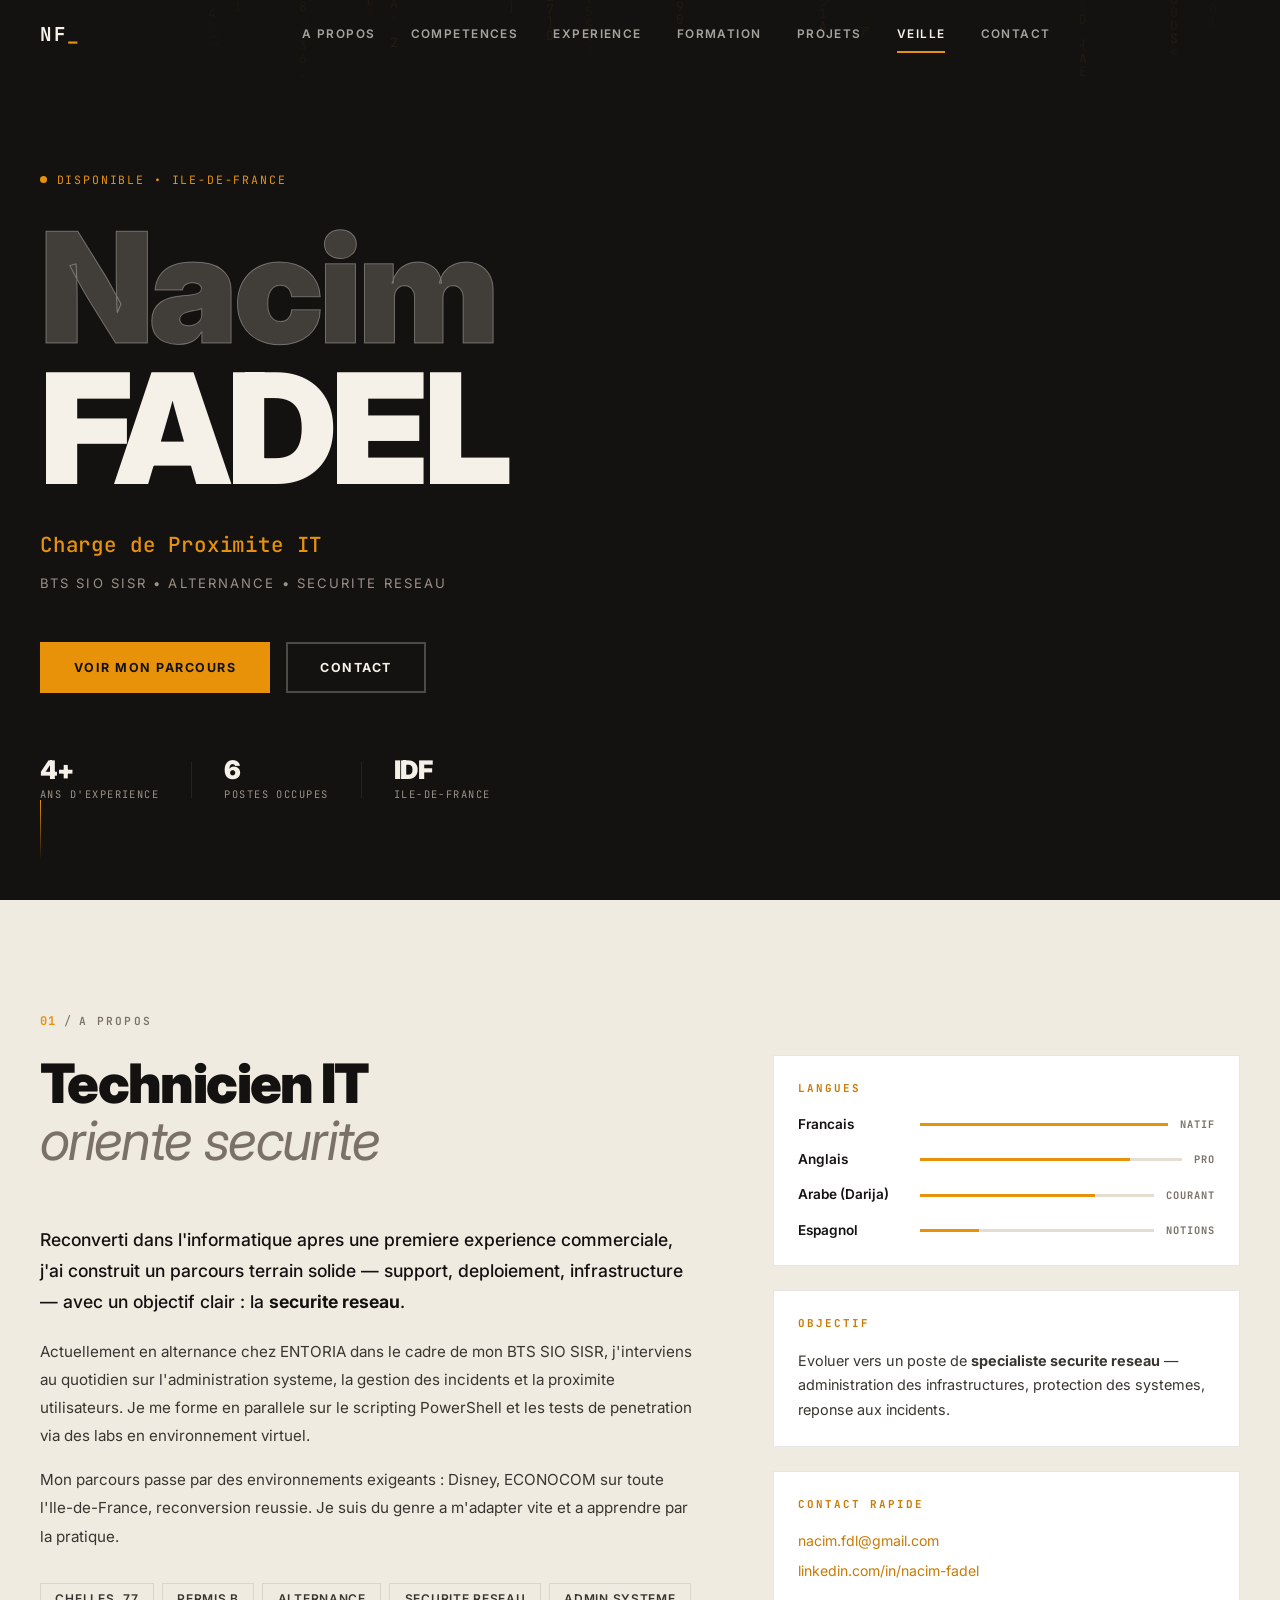
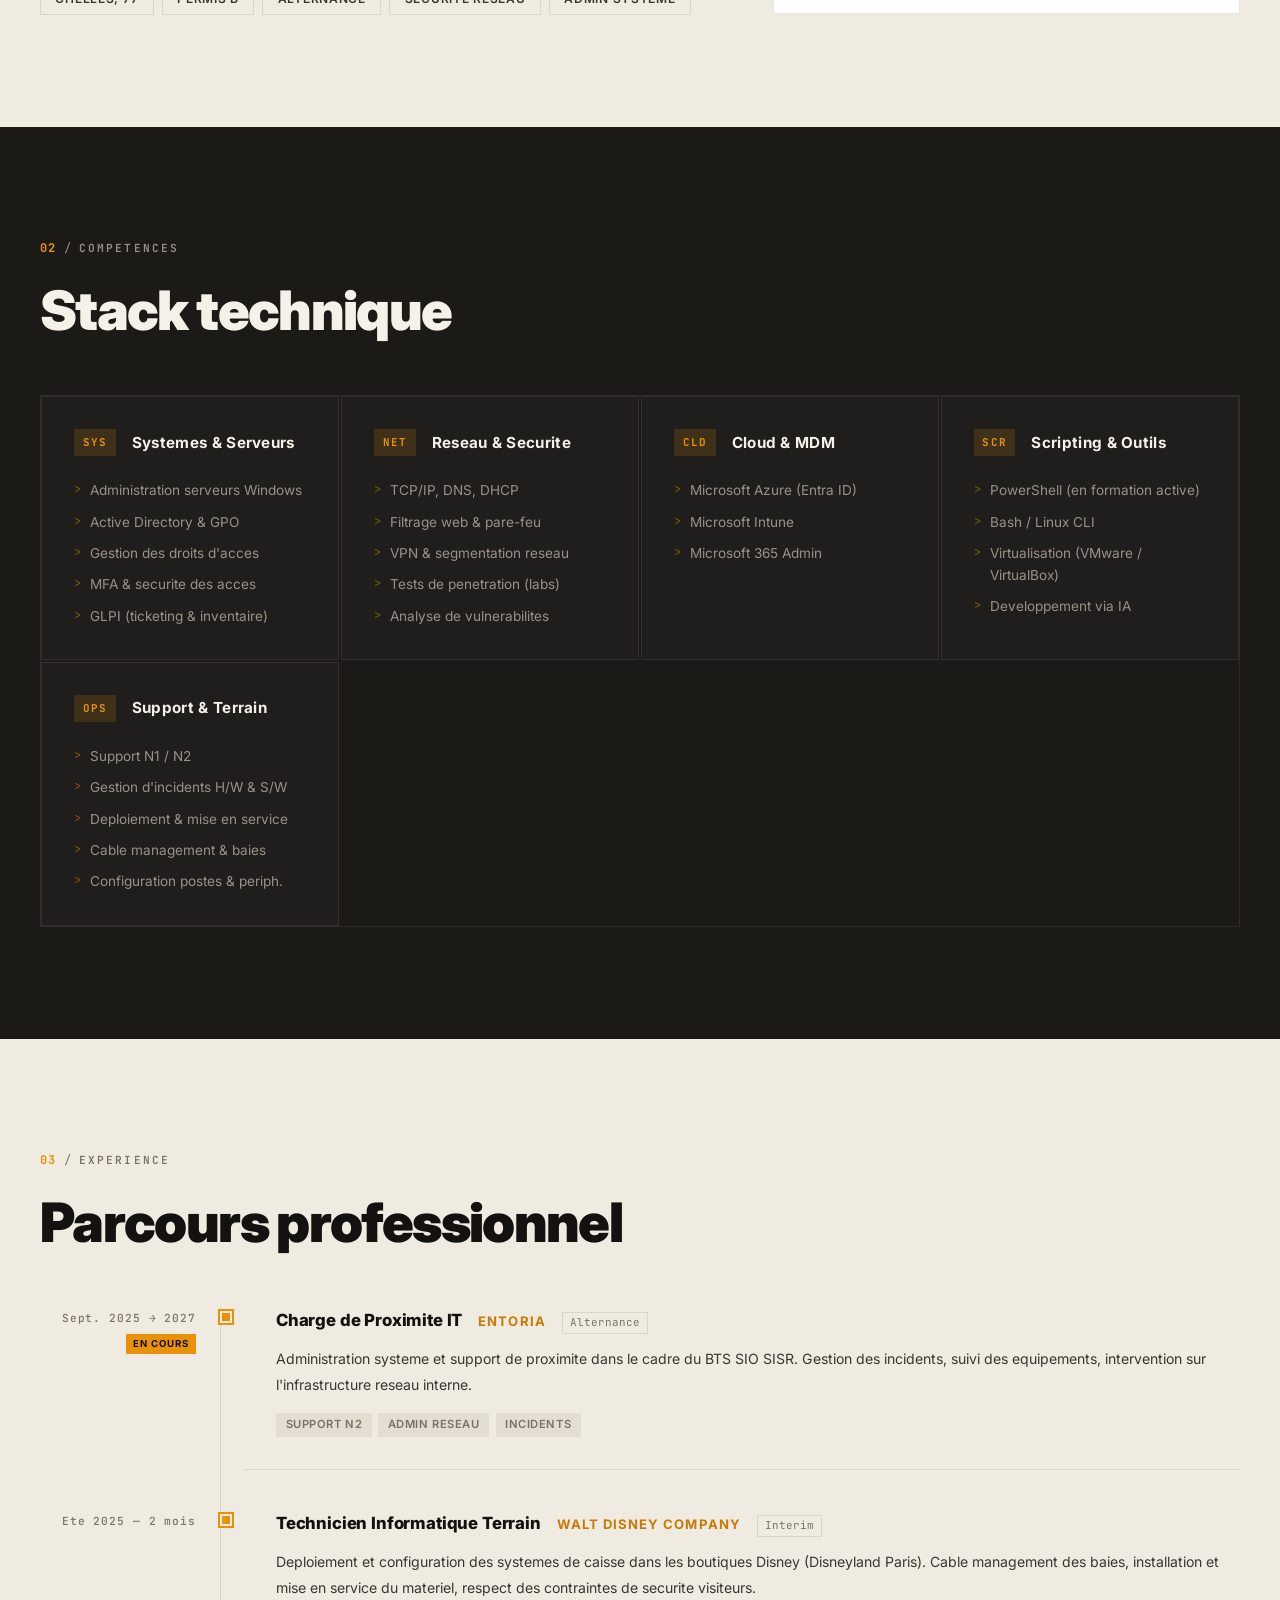
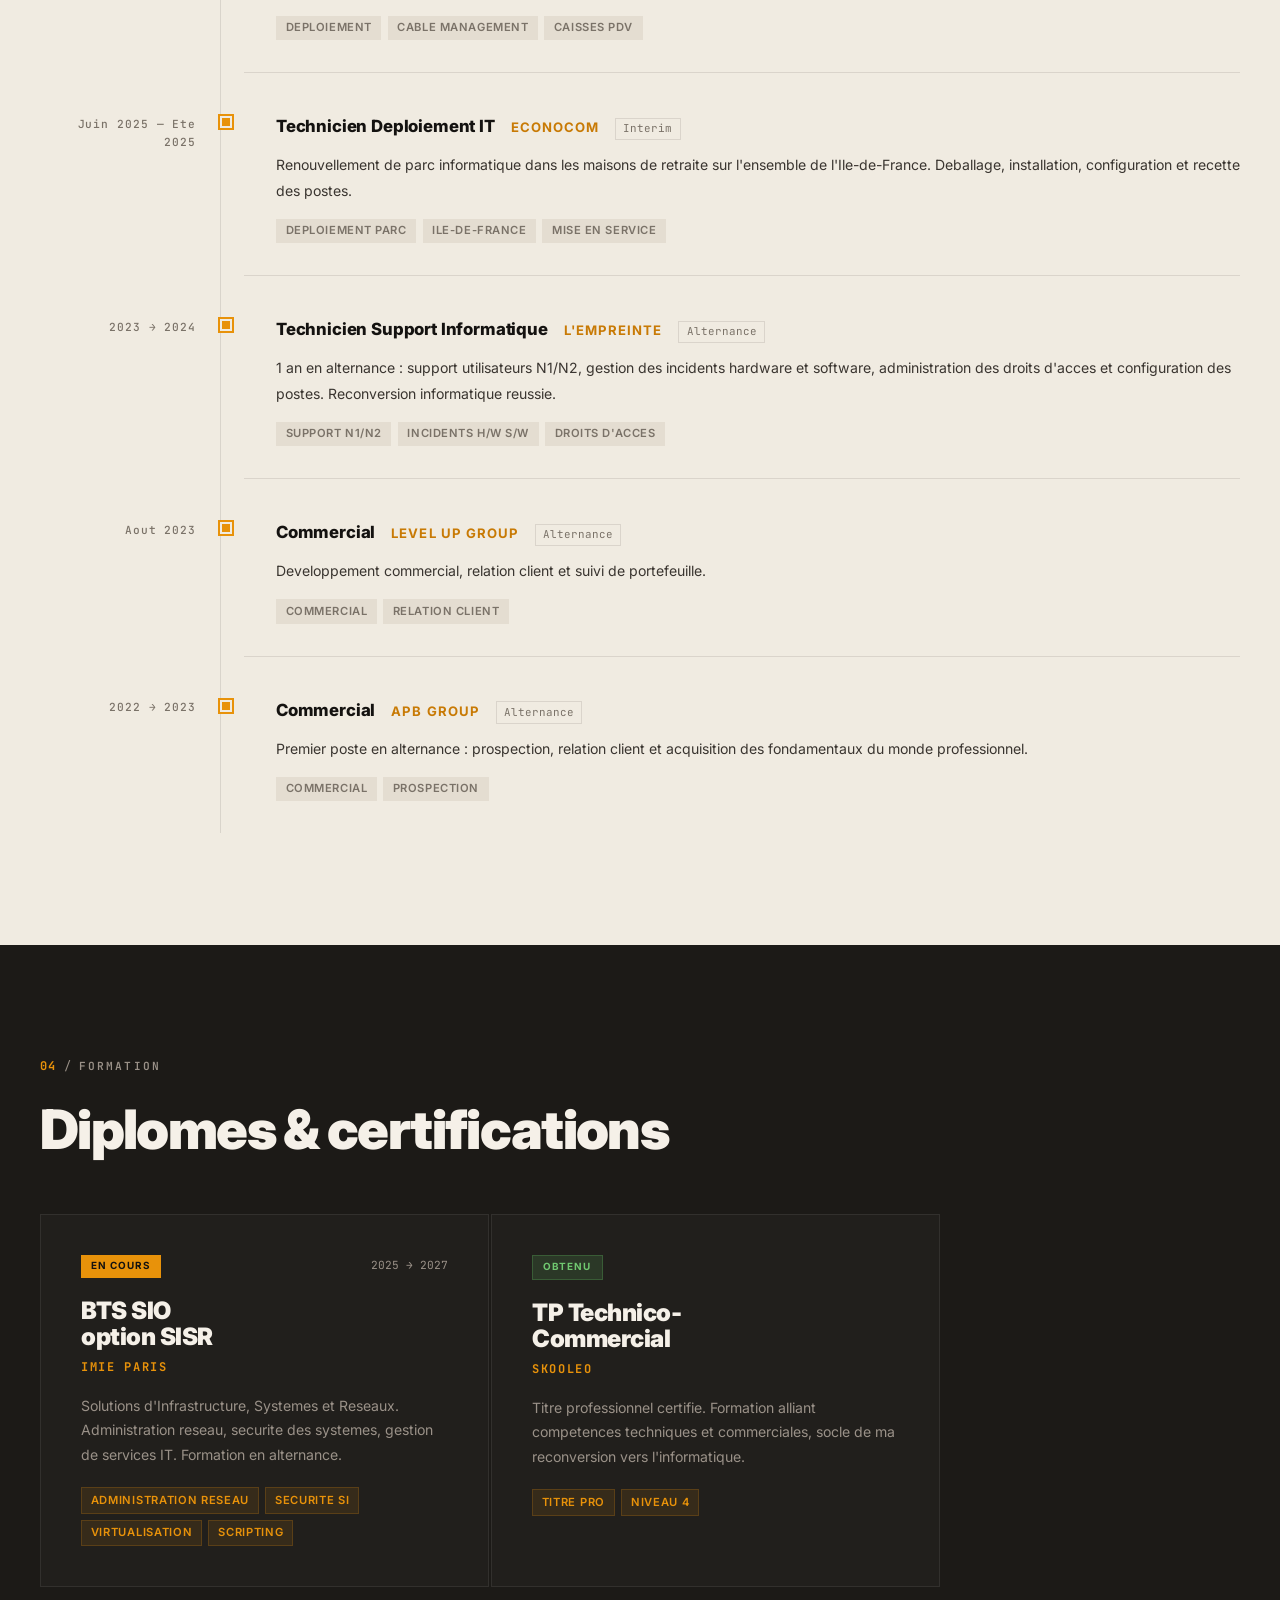
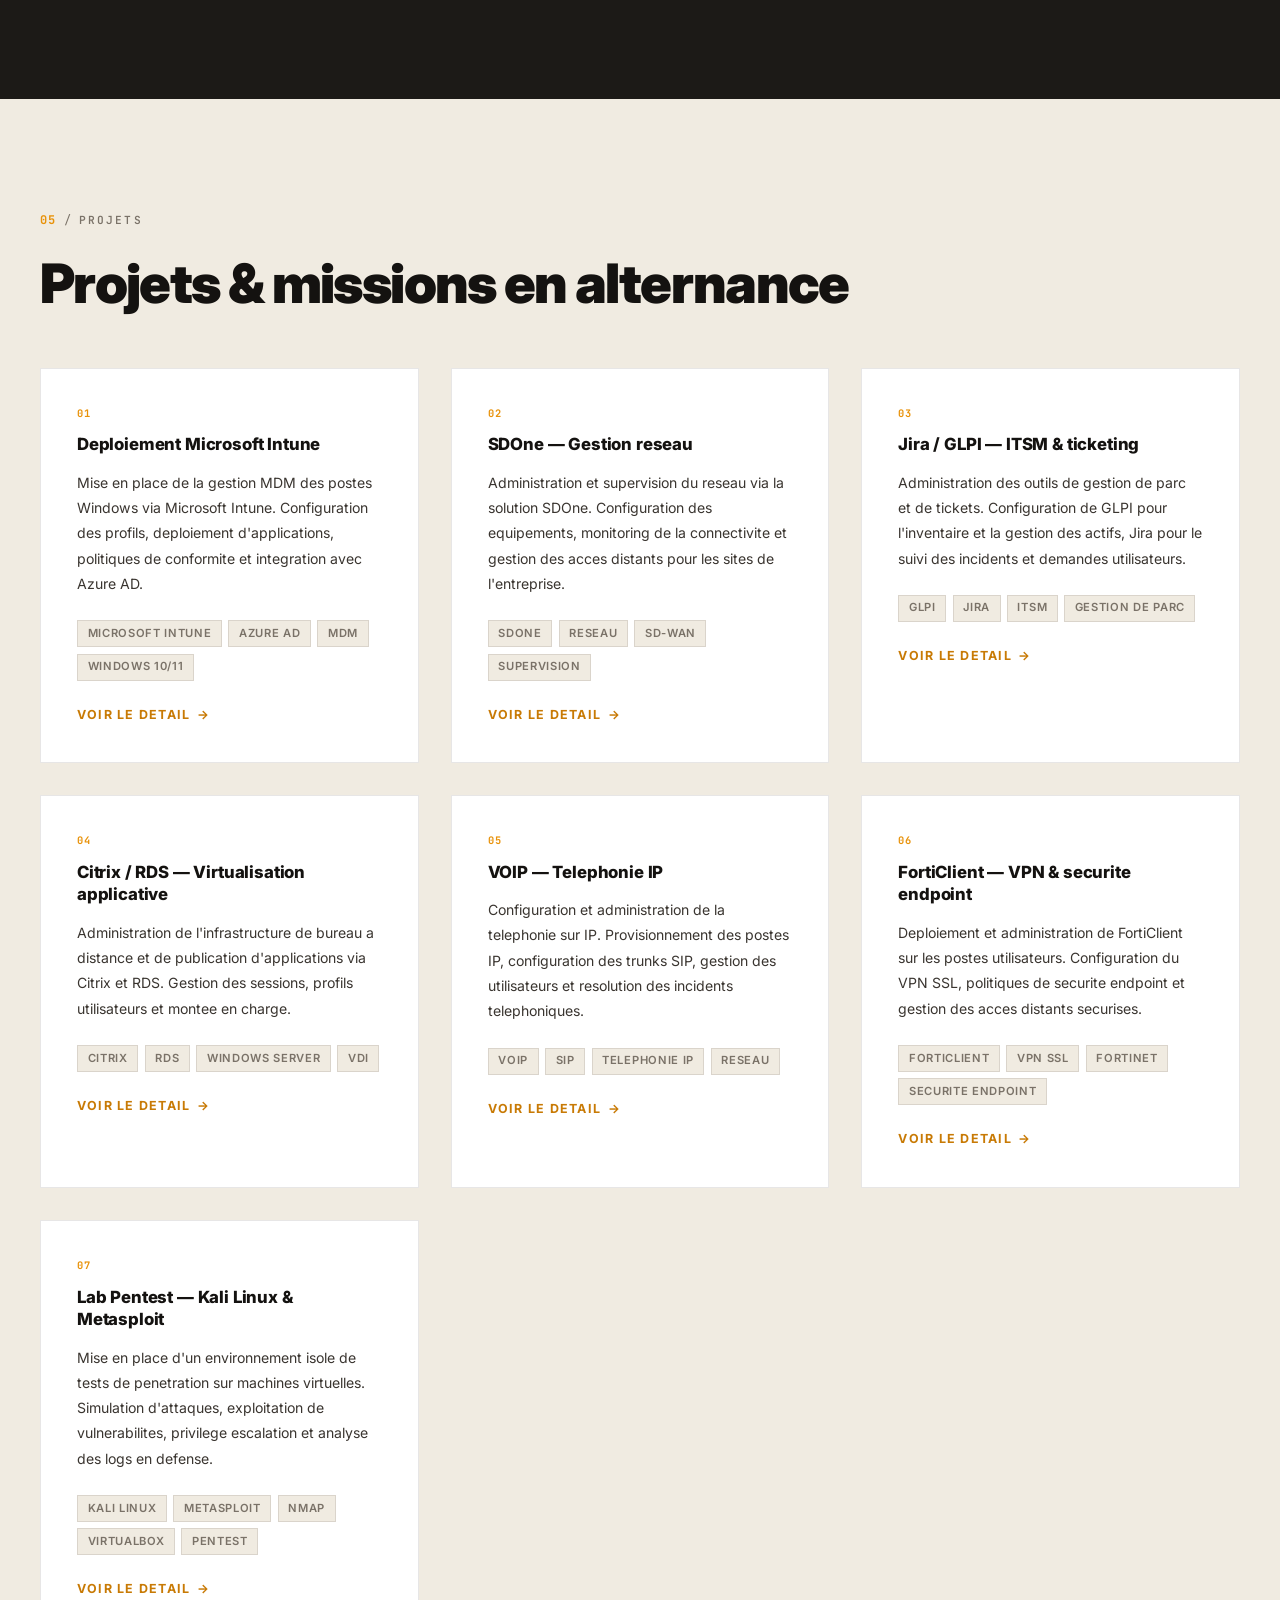
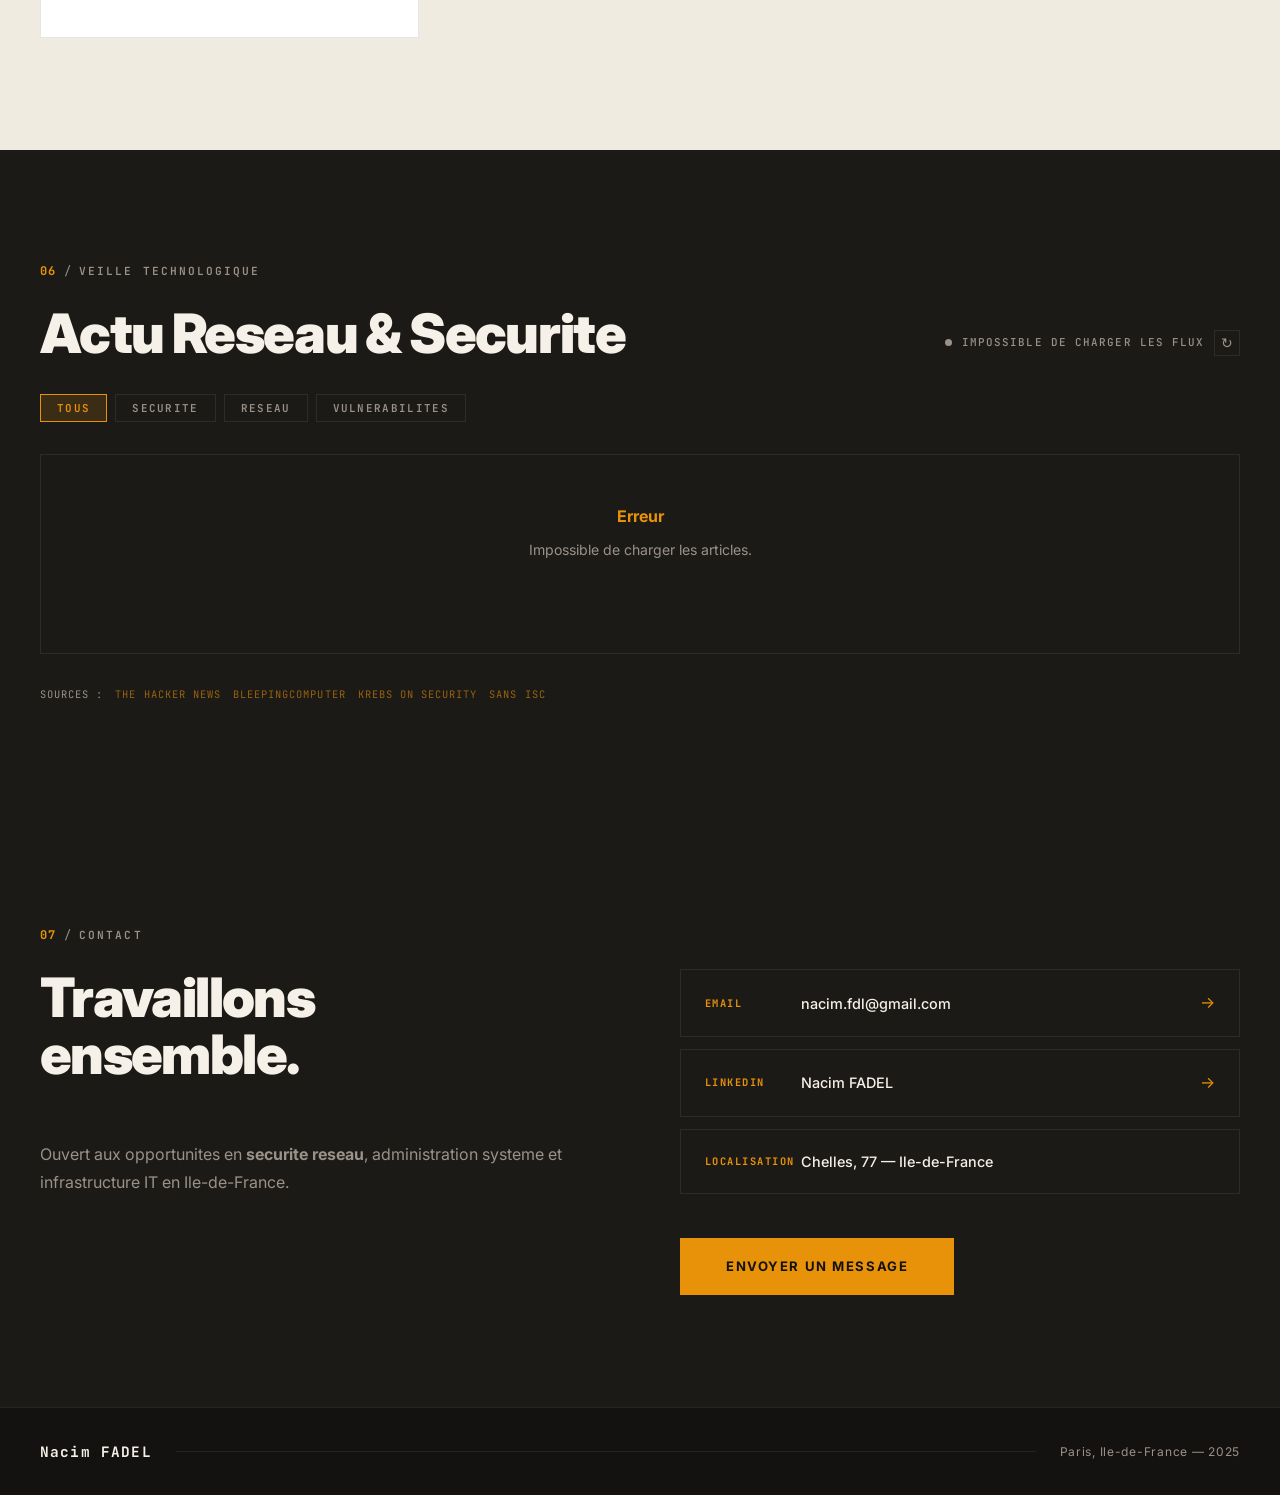
<file: index.html>
<!DOCTYPE html>
<html lang="fr">
<head>
    <meta charset="UTF-8">
    <meta name="viewport" content="width=device-width, initial-scale=1.0">
    <title>Nacim FADEL — IT Portfolio</title>
    <link rel="preconnect" href="https://fonts.googleapis.com">
    <link rel="preconnect" href="https://fonts.gstatic.com" crossorigin>
    <link href="https://fonts.googleapis.com/css2?family=Inter:wght@400;500;600;700;800;900&family=JetBrains+Mono:wght@400;500;700&display=swap" rel="stylesheet">
    <link rel="stylesheet" href="css/style.css">
</head>
<body>

    <!-- ===== NAVBAR ===== -->
    <nav class="navbar" id="navbar">
        <div class="nav-inner">
            <a href="#hero" class="nav-logo">NF<span class="accent">_</span></a>
            <ul class="nav-links" id="navLinks">
                <li><a href="#about">A Propos</a></li>
                <li><a href="#skills">Competences</a></li>
                <li><a href="#experience">Experience</a></li>
                <li><a href="#education">Formation</a></li>
                <li><a href="#projects">Projets</a></li>
                <li><a href="#veille">Veille</a></li>
                <li><a href="#contact">Contact</a></li>
            </ul>
            <button class="nav-toggle" id="navToggle" aria-label="Menu">
                <span></span><span></span><span></span>
            </button>
        </div>
    </nav>

    <!-- ===== HERO ===== -->
    <section id="hero" class="hero">
        <canvas id="heroCanvas"></canvas>
        <div class="hero-inner">
            <div class="hero-tag reveal-up">
                <span class="tag-dot"></span>
                <span>Disponible &bull; Ile-de-France</span>
            </div>
            <h1 class="hero-title reveal-up delay-1">
                <span class="hero-first">Nacim</span>
                <span class="hero-last">FADEL</span>
            </h1>
            <div class="hero-roles reveal-up delay-2">
                <span class="role active" id="roleText">Charge de Proximite IT</span>
            </div>
            <p class="hero-desc reveal-up delay-3">
                BTS SIO SISR &bull; Alternance &bull; Securite Reseau
            </p>
            <div class="hero-actions reveal-up delay-4">
                <a href="#experience" class="btn btn-fill">Voir mon parcours</a>
                <a href="#contact" class="btn btn-ghost">Contact</a>
            </div>
            <div class="hero-stats reveal-up delay-5">
                <div class="stat">
                    <span class="stat-num">4+</span>
                    <span class="stat-label">Ans d'experience</span>
                </div>
                <div class="stat-sep"></div>
                <div class="stat">
                    <span class="stat-num">6</span>
                    <span class="stat-label">Postes occupes</span>
                </div>
                <div class="stat-sep"></div>
                <div class="stat">
                    <span class="stat-num">IDF</span>
                    <span class="stat-label">Ile-de-France</span>
                </div>
            </div>
        </div>
        <div class="hero-scroll">
            <div class="scroll-bar"></div>
        </div>
    </section>

    <!-- ===== ABOUT ===== -->
    <section id="about" class="section section-light">
        <div class="container">
            <div class="sec-label fade-in">
                <span class="sec-num">01</span>
                <span class="sec-slash">/</span>
                <span class="sec-name">A PROPOS</span>
            </div>
            <div class="about-layout">
                <div class="about-left fade-in delay-1">
                    <h2 class="sec-title">Technicien IT<br><em>oriente securite</em></h2>
                    <p class="about-intro">Reconverti dans l'informatique apres une premiere experience commerciale, j'ai construit un parcours terrain solide — support, deploiement, infrastructure — avec un objectif clair : la <strong>securite reseau</strong>.</p>
                    <p class="about-body">Actuellement en alternance chez ENTORIA dans le cadre de mon BTS SIO SISR, j'interviens au quotidien sur l'administration systeme, la gestion des incidents et la proximite utilisateurs. Je me forme en parallele sur le scripting PowerShell et les tests de penetration via des labs en environnement virtuel.</p>
                    <p class="about-body">Mon parcours passe par des environnements exigeants : Disney, ECONOCOM sur toute l'Ile-de-France, reconversion reussie. Je suis du genre a m'adapter vite et a apprendre par la pratique.</p>
                    <div class="chips">
                        <span class="chip">Chelles, 77</span>
                        <span class="chip">Permis B</span>
                        <span class="chip">Alternance</span>
                        <span class="chip">Securite Reseau</span>
                        <span class="chip">Admin Systeme</span>
                    </div>
                </div>
                <div class="about-right fade-in delay-2">
                    <div class="info-block">
                        <div class="info-block-title">Langues</div>
                        <ul class="lang-list">
                            <li>
                                <span class="lang-name">Francais</span>
                                <span class="lang-bar"><span style="width:100%"></span></span>
                                <span class="lang-lvl">Natif</span>
                            </li>
                            <li>
                                <span class="lang-name">Anglais</span>
                                <span class="lang-bar"><span style="width:80%"></span></span>
                                <span class="lang-lvl">Pro</span>
                            </li>
                            <li>
                                <span class="lang-name">Arabe (Darija)</span>
                                <span class="lang-bar"><span style="width:75%"></span></span>
                                <span class="lang-lvl">Courant</span>
                            </li>
                            <li>
                                <span class="lang-name">Espagnol</span>
                                <span class="lang-bar"><span style="width:25%"></span></span>
                                <span class="lang-lvl">Notions</span>
                            </li>
                        </ul>
                    </div>
                    <div class="info-block" style="margin-top:1.5rem">
                        <div class="info-block-title">Objectif</div>
                        <p class="info-block-text">Evoluer vers un poste de <strong>specialiste securite reseau</strong> — administration des infrastructures, protection des systemes, reponse aux incidents.</p>
                    </div>
                    <div class="info-block" style="margin-top:1.5rem">
                        <div class="info-block-title">Contact rapide</div>
                        <a href="mailto:nacim.fdl@gmail.com" class="quick-link">nacim.fdl@gmail.com</a>
                        <a href="https://www.linkedin.com/in/nacim-fadel-5984b9250/" target="_blank" rel="noopener" class="quick-link">linkedin.com/in/nacim-fadel</a>
                    </div>
                </div>
            </div>
        </div>
    </section>

    <!-- ===== SKILLS ===== -->
    <section id="skills" class="section section-dark">
        <div class="container">
            <div class="sec-label fade-in">
                <span class="sec-num">02</span>
                <span class="sec-slash">/</span>
                <span class="sec-name">COMPETENCES</span>
            </div>
            <h2 class="sec-title light fade-in delay-1">Stack technique</h2>
            <div class="skills-grid">

                <div class="skill-block fade-in delay-1">
                    <div class="skill-block-header">
                        <span class="skill-ico">SYS</span>
                        <h3>Systemes &amp; Serveurs</h3>
                    </div>
                    <ul class="skill-list">
                        <li>Administration serveurs Windows</li>
                        <li>Active Directory &amp; GPO</li>
                        <li>Gestion des droits d'acces</li>
                        <li>MFA &amp; securite des acces</li>
                        <li>GLPI (ticketing &amp; inventaire)</li>
                    </ul>
                </div>

                <div class="skill-block fade-in delay-2">
                    <div class="skill-block-header">
                        <span class="skill-ico">NET</span>
                        <h3>Reseau &amp; Securite</h3>
                    </div>
                    <ul class="skill-list">
                        <li>TCP/IP, DNS, DHCP</li>
                        <li>Filtrage web &amp; pare-feu</li>
                        <li>VPN &amp; segmentation reseau</li>
                        <li>Tests de penetration (labs)</li>
                        <li>Analyse de vulnerabilites</li>
                    </ul>
                </div>

                <div class="skill-block fade-in delay-3">
                    <div class="skill-block-header">
                        <span class="skill-ico">CLD</span>
                        <h3>Cloud &amp; MDM</h3>
                    </div>
                    <ul class="skill-list">
                        <li>Microsoft Azure (Entra ID)</li>
                        <li>Microsoft Intune</li>
                        <li>Microsoft 365 Admin</li>
                    </ul>
                </div>

                <div class="skill-block fade-in delay-4">
                    <div class="skill-block-header">
                        <span class="skill-ico">SCR</span>
                        <h3>Scripting &amp; Outils</h3>
                    </div>
                    <ul class="skill-list">
                        <li>PowerShell (en formation active)</li>
                        <li>Bash / Linux CLI</li>
                        <li>Virtualisation (VMware / VirtualBox)</li>
                        <li>Developpement via IA</li>
                    </ul>
                </div>

                <div class="skill-block fade-in delay-5">
                    <div class="skill-block-header">
                        <span class="skill-ico">OPS</span>
                        <h3>Support &amp; Terrain</h3>
                    </div>
                    <ul class="skill-list">
                        <li>Support N1 / N2</li>
                        <li>Gestion d'incidents H/W &amp; S/W</li>
                        <li>Deploiement &amp; mise en service</li>
                        <li>Cable management &amp; baies</li>
                        <li>Configuration postes &amp; periph.</li>
                    </ul>
                </div>

            </div>
        </div>
    </section>

    <!-- ===== EXPERIENCE ===== -->
    <section id="experience" class="section section-light">
        <div class="container">
            <div class="sec-label fade-in">
                <span class="sec-num">03</span>
                <span class="sec-slash">/</span>
                <span class="sec-name">EXPERIENCE</span>
            </div>
            <h2 class="sec-title fade-in delay-1">Parcours professionnel</h2>

            <div class="timeline">

                <div class="tl-item fade-in">
                    <div class="tl-side">
                        <span class="tl-date">Sept. 2025 &rarr; 2027</span>
                        <span class="tl-badge current">EN COURS</span>
                    </div>
                    <div class="tl-dot"></div>
                    <div class="tl-body">
                        <div class="tl-head">
                            <h3 class="tl-title">Charge de Proximite IT</h3>
                            <span class="tl-company">ENTORIA</span>
                            <span class="tl-type">Alternance</span>
                        </div>
                        <p class="tl-desc">Administration systeme et support de proximite dans le cadre du BTS SIO SISR. Gestion des incidents, suivi des equipements, intervention sur l'infrastructure reseau interne.</p>
                        <div class="tl-tags">
                            <span>Support N2</span><span>Admin Reseau</span><span>Incidents</span>
                        </div>
                    </div>
                </div>

                <div class="tl-item fade-in delay-1">
                    <div class="tl-side">
                        <span class="tl-date">Ete 2025 &mdash; 2 mois</span>
                    </div>
                    <div class="tl-dot"></div>
                    <div class="tl-body">
                        <div class="tl-head">
                            <h3 class="tl-title">Technicien Informatique Terrain</h3>
                            <span class="tl-company">Walt Disney Company</span>
                            <span class="tl-type">Interim</span>
                        </div>
                        <p class="tl-desc">Deploiement et configuration des systemes de caisse dans les boutiques Disney (Disneyland Paris). Cable management des baies, installation et mise en service du materiel, respect des contraintes de securite visiteurs.</p>
                        <div class="tl-tags">
                            <span>Deploiement</span><span>Cable Management</span><span>Caisses PDV</span>
                        </div>
                    </div>
                </div>

                <div class="tl-item fade-in delay-2">
                    <div class="tl-side">
                        <span class="tl-date">Juin 2025 &mdash; Ete 2025</span>
                    </div>
                    <div class="tl-dot"></div>
                    <div class="tl-body">
                        <div class="tl-head">
                            <h3 class="tl-title">Technicien Deploiement IT</h3>
                            <span class="tl-company">ECONOCOM</span>
                            <span class="tl-type">Interim</span>
                        </div>
                        <p class="tl-desc">Renouvellement de parc informatique dans les maisons de retraite sur l'ensemble de l'Ile-de-France. Deballage, installation, configuration et recette des postes.</p>
                        <div class="tl-tags">
                            <span>Deploiement Parc</span><span>Ile-de-France</span><span>Mise en service</span>
                        </div>
                    </div>
                </div>

                <div class="tl-item fade-in delay-3">
                    <div class="tl-side">
                        <span class="tl-date">2023 &rarr; 2024</span>
                    </div>
                    <div class="tl-dot"></div>
                    <div class="tl-body">
                        <div class="tl-head">
                            <h3 class="tl-title">Technicien Support Informatique</h3>
                            <span class="tl-company">L'Empreinte</span>
                            <span class="tl-type">Alternance</span>
                        </div>
                        <p class="tl-desc">1 an en alternance : support utilisateurs N1/N2, gestion des incidents hardware et software, administration des droits d'acces et configuration des postes. Reconversion informatique reussie.</p>
                        <div class="tl-tags">
                            <span>Support N1/N2</span><span>Incidents H/W S/W</span><span>Droits d'acces</span>
                        </div>
                    </div>
                </div>

                <div class="tl-item fade-in delay-4">
                    <div class="tl-side">
                        <span class="tl-date">Aout 2023</span>
                    </div>
                    <div class="tl-dot"></div>
                    <div class="tl-body">
                        <div class="tl-head">
                            <h3 class="tl-title">Commercial</h3>
                            <span class="tl-company">Level UP Group</span>
                            <span class="tl-type">Alternance</span>
                        </div>
                        <p class="tl-desc">Developpement commercial, relation client et suivi de portefeuille.</p>
                        <div class="tl-tags">
                            <span>Commercial</span><span>Relation Client</span>
                        </div>
                    </div>
                </div>

                <div class="tl-item fade-in delay-5">
                    <div class="tl-side">
                        <span class="tl-date">2022 &rarr; 2023</span>
                    </div>
                    <div class="tl-dot"></div>
                    <div class="tl-body">
                        <div class="tl-head">
                            <h3 class="tl-title">Commercial</h3>
                            <span class="tl-company">APB Group</span>
                            <span class="tl-type">Alternance</span>
                        </div>
                        <p class="tl-desc">Premier poste en alternance : prospection, relation client et acquisition des fondamentaux du monde professionnel.</p>
                        <div class="tl-tags">
                            <span>Commercial</span><span>Prospection</span>
                        </div>
                    </div>
                </div>

            </div>
        </div>
    </section>

    <!-- ===== EDUCATION ===== -->
    <section id="education" class="section section-dark">
        <div class="container">
            <div class="sec-label fade-in">
                <span class="sec-num">04</span>
                <span class="sec-slash">/</span>
                <span class="sec-name">FORMATION</span>
            </div>
            <h2 class="sec-title light fade-in delay-1">Diplomes &amp; certifications</h2>
            <div class="edu-grid">

                <div class="edu-card fade-in delay-1">
                    <div class="edu-top">
                        <span class="edu-badge current">EN COURS</span>
                        <span class="edu-year">2025 &rarr; 2027</span>
                    </div>
                    <h3 class="edu-title">BTS SIO<br>option SISR</h3>
                    <div class="edu-school">IMIE Paris</div>
                    <p class="edu-desc">Solutions d'Infrastructure, Systemes et Reseaux. Administration reseau, securite des systemes, gestion de services IT. Formation en alternance.</p>
                    <div class="edu-modules">
                        <span>Administration Reseau</span>
                        <span>Securite SI</span>
                        <span>Virtualisation</span>
                        <span>Scripting</span>
                    </div>
                </div>

                <div class="edu-card fade-in delay-2">
                    <div class="edu-top">
                        <span class="edu-badge obtained">OBTENU</span>
                    </div>
                    <h3 class="edu-title">TP Technico-<br>Commercial</h3>
                    <div class="edu-school">SKOOLEO</div>
                    <p class="edu-desc">Titre professionnel certifie. Formation alliant competences techniques et commerciales, socle de ma reconversion vers l'informatique.</p>
                    <div class="edu-modules">
                        <span>Titre Pro</span>
                        <span>Niveau 4</span>
                    </div>
                </div>

            </div>
        </div>
    </section>

    <!-- ===== PROJECTS ===== -->
    <section id="projects" class="section section-light">
        <div class="container">
            <div class="sec-label fade-in">
                <span class="sec-num">05</span>
                <span class="sec-slash">/</span>
                <span class="sec-name">PROJETS</span>
            </div>
            <h2 class="sec-title fade-in delay-1">Projets &amp; missions en alternance</h2>
            <div class="proj-grid">

                <div class="proj-card fade-in delay-1" onclick="window.location='projects/intune.html'" style="cursor:pointer">
                    <div class="proj-num">01</div>
                    <h3 class="proj-title">Deploiement Microsoft Intune</h3>
                    <p class="proj-desc">Mise en place de la gestion MDM des postes Windows via Microsoft Intune. Configuration des profils, deploiement d'applications, politiques de conformite et integration avec Azure AD.</p>
                    <div class="proj-stack">
                        <span>Microsoft Intune</span>
                        <span>Azure AD</span>
                        <span>MDM</span>
                        <span>Windows 10/11</span>
                    </div>
                    <div class="proj-cta">Voir le detail <span>&rarr;</span></div>
                </div>

                <div class="proj-card fade-in delay-2" onclick="window.location='projects/sdone.html'" style="cursor:pointer">
                    <div class="proj-num">02</div>
                    <h3 class="proj-title">SDOne — Gestion reseau</h3>
                    <p class="proj-desc">Administration et supervision du reseau via la solution SDOne. Configuration des equipements, monitoring de la connectivite et gestion des acces distants pour les sites de l'entreprise.</p>
                    <div class="proj-stack">
                        <span>SDOne</span>
                        <span>Reseau</span>
                        <span>SD-WAN</span>
                        <span>Supervision</span>
                    </div>
                    <div class="proj-cta">Voir le detail <span>&rarr;</span></div>
                </div>

                <div class="proj-card fade-in delay-3" onclick="window.location='projects/jira-glpi.html'" style="cursor:pointer">
                    <div class="proj-num">03</div>
                    <h3 class="proj-title">Jira / GLPI — ITSM &amp; ticketing</h3>
                    <p class="proj-desc">Administration des outils de gestion de parc et de tickets. Configuration de GLPI pour l'inventaire et la gestion des actifs, Jira pour le suivi des incidents et demandes utilisateurs.</p>
                    <div class="proj-stack">
                        <span>GLPI</span>
                        <span>Jira</span>
                        <span>ITSM</span>
                        <span>Gestion de parc</span>
                    </div>
                    <div class="proj-cta">Voir le detail <span>&rarr;</span></div>
                </div>

                <div class="proj-card fade-in delay-1" onclick="window.location='projects/citrix-rds.html'" style="cursor:pointer">
                    <div class="proj-num">04</div>
                    <h3 class="proj-title">Citrix / RDS — Virtualisation applicative</h3>
                    <p class="proj-desc">Administration de l'infrastructure de bureau a distance et de publication d'applications via Citrix et RDS. Gestion des sessions, profils utilisateurs et montee en charge.</p>
                    <div class="proj-stack">
                        <span>Citrix</span>
                        <span>RDS</span>
                        <span>Windows Server</span>
                        <span>VDI</span>
                    </div>
                    <div class="proj-cta">Voir le detail <span>&rarr;</span></div>
                </div>

                <div class="proj-card fade-in delay-2" onclick="window.location='projects/voip.html'" style="cursor:pointer">
                    <div class="proj-num">05</div>
                    <h3 class="proj-title">VOIP — Telephonie IP</h3>
                    <p class="proj-desc">Configuration et administration de la telephonie sur IP. Provisionnement des postes IP, configuration des trunks SIP, gestion des utilisateurs et resolution des incidents telephoniques.</p>
                    <div class="proj-stack">
                        <span>VOIP</span>
                        <span>SIP</span>
                        <span>Telephonie IP</span>
                        <span>Reseau</span>
                    </div>
                    <div class="proj-cta">Voir le detail <span>&rarr;</span></div>
                </div>

                <div class="proj-card fade-in delay-3" onclick="window.location='projects/forticlient.html'" style="cursor:pointer">
                    <div class="proj-num">06</div>
                    <h3 class="proj-title">FortiClient — VPN &amp; securite endpoint</h3>
                    <p class="proj-desc">Deploiement et administration de FortiClient sur les postes utilisateurs. Configuration du VPN SSL, politiques de securite endpoint et gestion des acces distants securises.</p>
                    <div class="proj-stack">
                        <span>FortiClient</span>
                        <span>VPN SSL</span>
                        <span>Fortinet</span>
                        <span>Securite endpoint</span>
                    </div>
                    <div class="proj-cta">Voir le detail <span>&rarr;</span></div>
                </div>

                <div class="proj-card fade-in delay-1" onclick="window.location='projects/pentest-lab.html'" style="cursor:pointer">
                    <div class="proj-num">07</div>
                    <h3 class="proj-title">Lab Pentest — Kali Linux &amp; Metasploit</h3>
                    <p class="proj-desc">Mise en place d'un environnement isole de tests de penetration sur machines virtuelles. Simulation d'attaques, exploitation de vulnerabilites, privilege escalation et analyse des logs en defense.</p>
                    <div class="proj-stack">
                        <span>Kali Linux</span>
                        <span>Metasploit</span>
                        <span>Nmap</span>
                        <span>VirtualBox</span>
                        <span>Pentest</span>
                    </div>
                    <div class="proj-cta">Voir le detail <span>&rarr;</span></div>
                </div>

            </div>
        </div>
    </section>

    <!-- ===== VEILLE TECHNOLOGIQUE ===== -->
    <section id="veille" class="section section-dark">
        <div class="container">
            <div class="sec-label fade-in">
                <span class="sec-num">06</span>
                <span class="sec-slash">/</span>
                <span class="sec-name">VEILLE TECHNOLOGIQUE</span>
            </div>
            <div class="veille-header fade-in delay-1">
                <h2 class="sec-title light">Actu Reseau &amp; Securite</h2>
                <div class="veille-status">
                    <span class="veille-dot" id="veilleStatusDot"></span>
                    <span class="veille-status-text" id="veilleStatusText">Chargement...</span>
                    <button class="veille-refresh" id="veilleRefresh" title="Actualiser">&#8635;</button>
                </div>
            </div>
            <div class="veille-filters fade-in delay-2">
                <button class="vf-btn active" data-filter="all">Tous</button>
                <button class="vf-btn" data-filter="securite">Securite</button>
                <button class="vf-btn" data-filter="reseau">Reseau</button>
                <button class="vf-btn" data-filter="vulnerabilite">Vulnerabilites</button>
            </div>
            <div class="veille-grid" id="veilleGrid">
                <!-- Rempli par JS -->
                <div class="veille-loading" id="veilleLoading">
                    <div class="loading-bar"></div>
                    <div class="loading-bar delay"></div>
                    <div class="loading-bar"></div>
                    <div class="loading-bar delay"></div>
                    <div class="loading-bar"></div>
                    <div class="loading-bar delay"></div>
                </div>
            </div>
            <div class="veille-sources fade-in delay-3">
                <span class="veille-sources-label">Sources :</span>
                <span>The Hacker News</span>
                <span>BleepingComputer</span>
                <span>Krebs on Security</span>
                <span>SANS ISC</span>
            </div>
        </div>
    </section>

    <!-- ===== CONTACT ===== -->
    <section id="contact" class="section section-dark">
        <div class="container">
            <div class="sec-label fade-in">
                <span class="sec-num">07</span>
                <span class="sec-slash">/</span>
                <span class="sec-name">CONTACT</span>
            </div>
            <div class="contact-layout">
                <div class="contact-left fade-in delay-1">
                    <h2 class="sec-title light">Travaillons<br>ensemble.</h2>
                    <p class="contact-sub">Ouvert aux opportunites en <strong>securite reseau</strong>, administration systeme et infrastructure IT en Ile-de-France.</p>
                </div>
                <div class="contact-right fade-in delay-2">
                    <a href="mailto:nacim.fdl@gmail.com" class="cta-link">
                        <span class="cta-label">Email</span>
                        <span class="cta-value">nacim.fdl@gmail.com</span>
                        <span class="cta-arrow">&rarr;</span>
                    </a>
                    <a href="https://www.linkedin.com/in/nacim-fadel-5984b9250/" target="_blank" rel="noopener" class="cta-link">
                        <span class="cta-label">LinkedIn</span>
                        <span class="cta-value">Nacim FADEL</span>
                        <span class="cta-arrow">&rarr;</span>
                    </a>
                    <div class="cta-link no-link">
                        <span class="cta-label">Localisation</span>
                        <span class="cta-value">Chelles, 77 — Ile-de-France</span>
                    </div>
                    <a href="mailto:nacim.fdl@gmail.com" class="btn btn-fill btn-large" style="margin-top:2rem">Envoyer un message</a>
                </div>
            </div>
        </div>
    </section>

    <!-- ===== FOOTER ===== -->
    <footer class="footer">
        <div class="footer-inner">
            <span class="footer-name">Nacim FADEL</span>
            <span class="footer-line"></span>
            <span class="footer-copy">Paris, Ile-de-France &mdash; 2025</span>
        </div>
    </footer>

    <script src="js/script.js"></script>
</body>
</html>
</file>
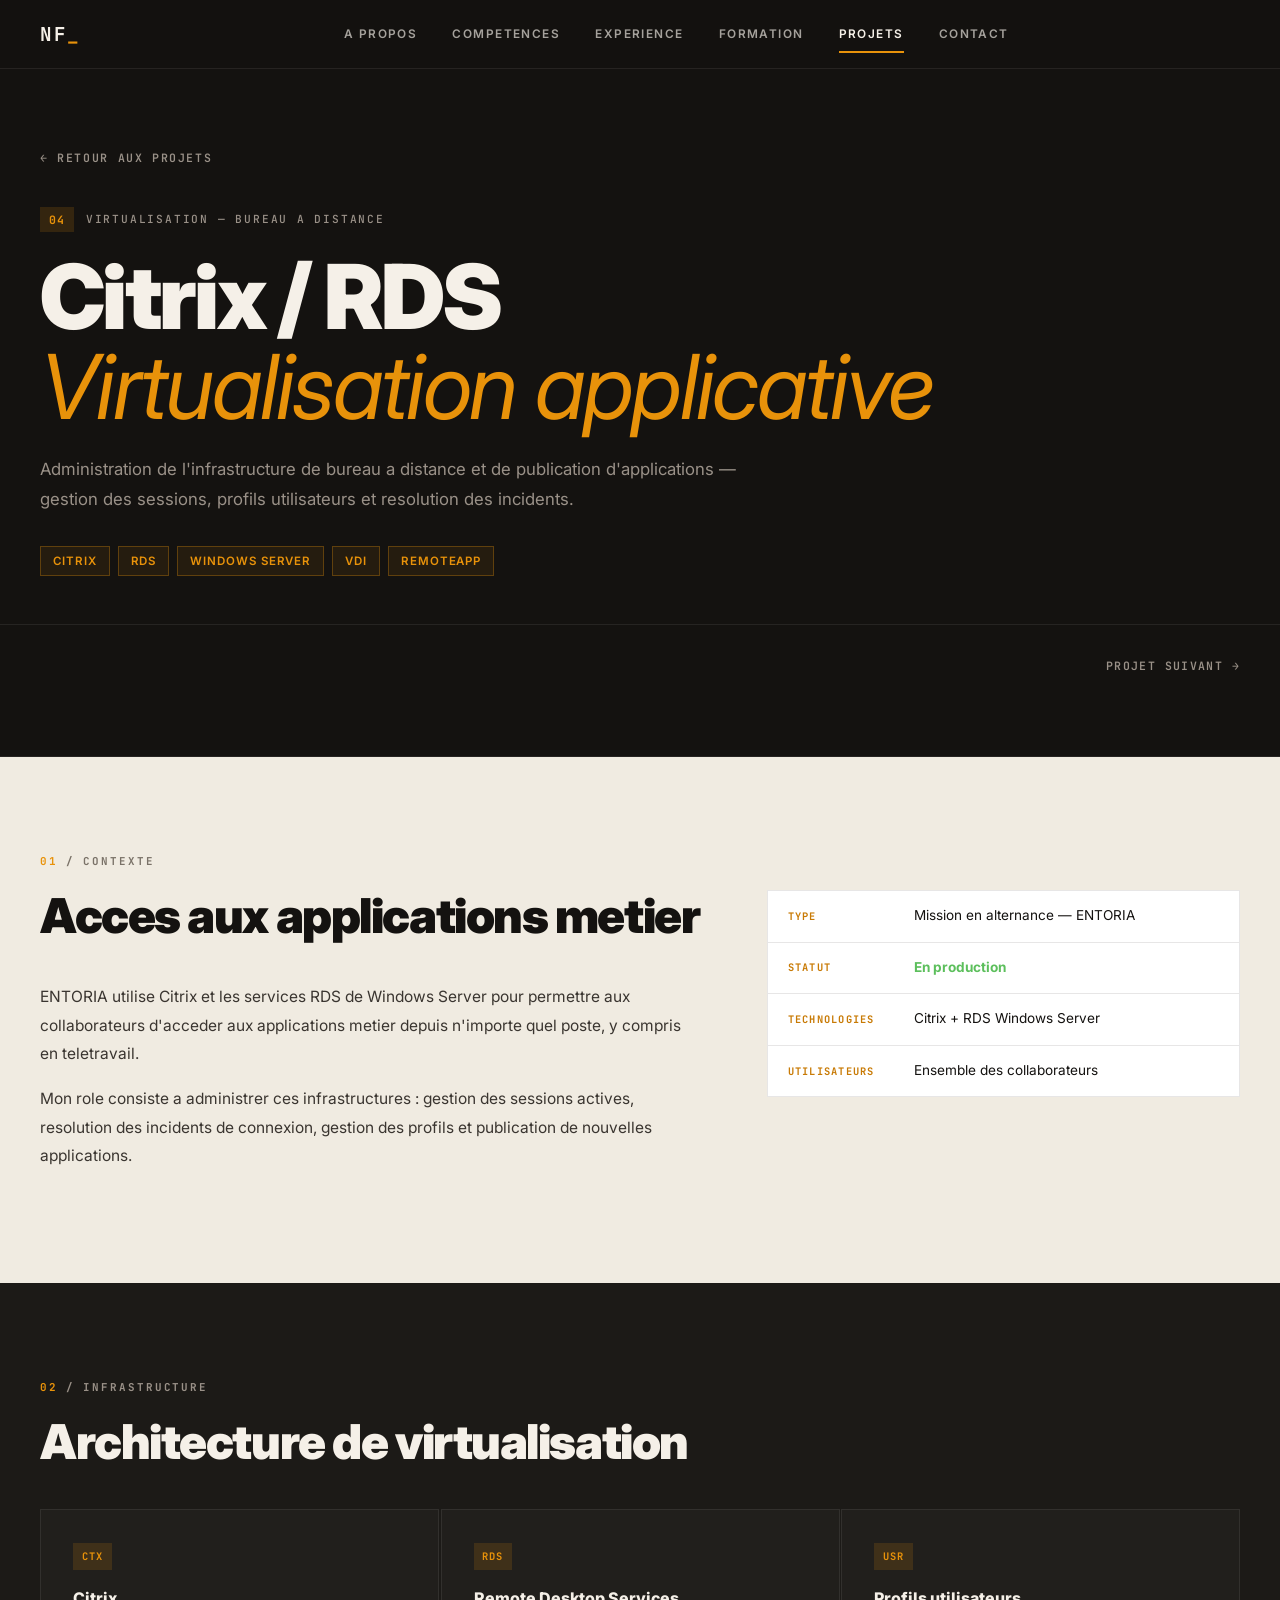
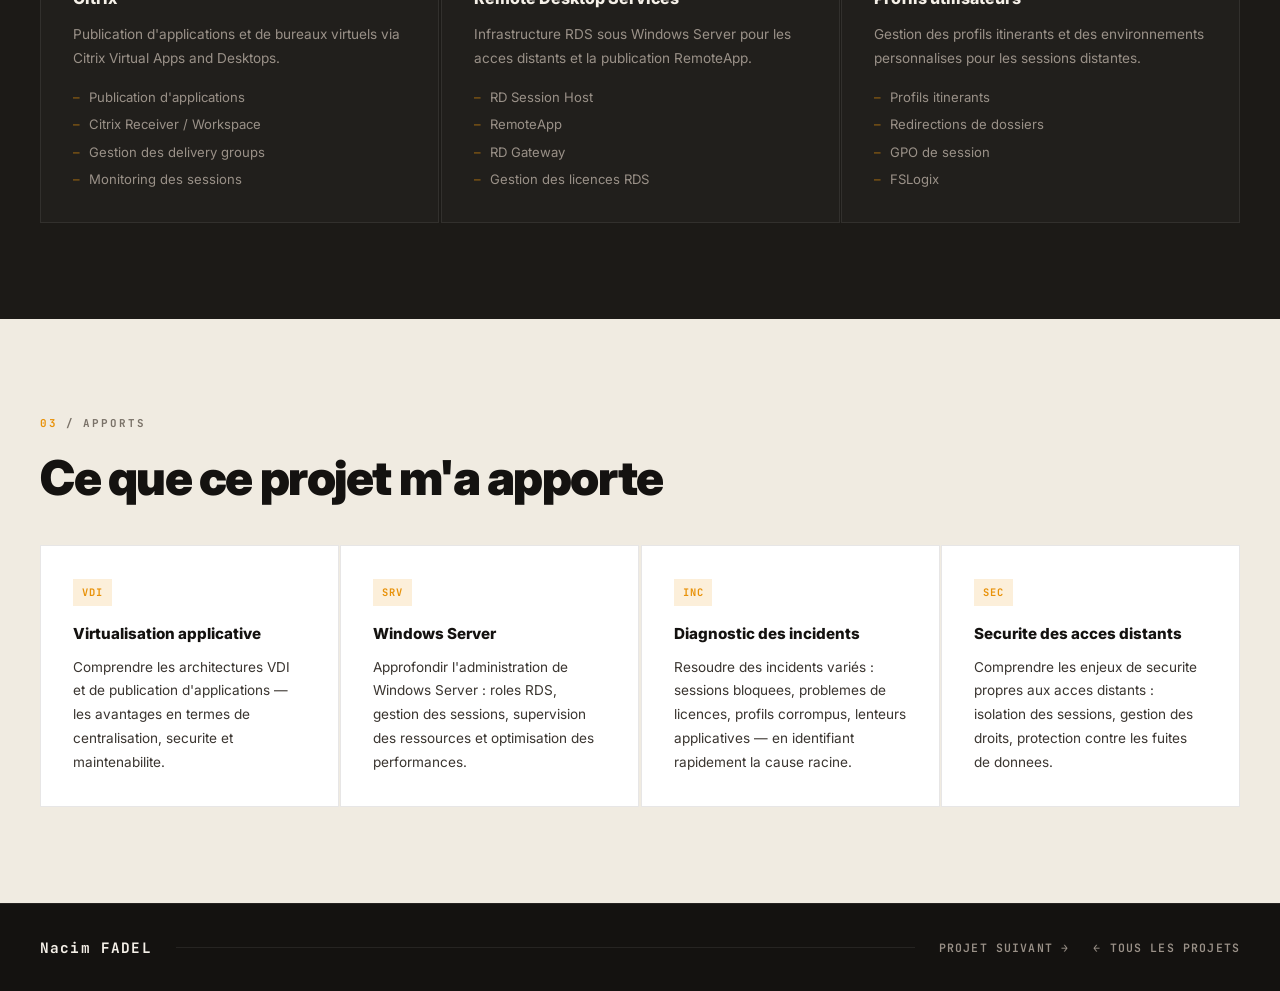
<file: projects/citrix-rds.html>
<!DOCTYPE html>
<html lang="fr">
<head>
    <meta charset="UTF-8">
    <meta name="viewport" content="width=device-width, initial-scale=1.0">
    <title>Citrix / RDS — Nacim FADEL</title>
    <link rel="preconnect" href="https://fonts.googleapis.com">
    <link rel="preconnect" href="https://fonts.gstatic.com" crossorigin>
    <link href="https://fonts.googleapis.com/css2?family=Inter:wght@400;500;600;700;800;900&family=JetBrains+Mono:wght@400;500;700&display=swap" rel="stylesheet">
    <link rel="stylesheet" href="../css/style.css">
    <link rel="stylesheet" href="../css/project.css">
</head>
<body>

    <nav class="navbar scrolled" id="navbar">
        <div class="nav-inner">
            <a href="../index.html" class="nav-logo">NF<span class="accent">_</span></a>
            <ul class="nav-links" id="navLinks">
                <li><a href="../index.html#about">A Propos</a></li>
                <li><a href="../index.html#skills">Competences</a></li>
                <li><a href="../index.html#experience">Experience</a></li>
                <li><a href="../index.html#education">Formation</a></li>
                <li><a href="../index.html#projects" class="active">Projets</a></li>
                <li><a href="../index.html#contact">Contact</a></li>
            </ul>
            <button class="nav-toggle" id="navToggle" aria-label="Menu">
                <span></span><span></span><span></span>
            </button>
        </div>
    </nav>

    <header class="proj-hero">
        <div class="proj-hero-inner">
            <a href="../index.html#projects" class="back-link">&larr; Retour aux projets</a>
            <div class="proj-hero-meta">
                <span class="proj-hero-num">04</span>
                <span class="proj-hero-cat">Virtualisation — Bureau a distance</span>
            </div>
            <h1 class="proj-hero-title">Citrix / RDS<br><em>Virtualisation applicative</em></h1>
            <p class="proj-hero-sub">Administration de l'infrastructure de bureau a distance et de publication d'applications — gestion des sessions, profils utilisateurs et resolution des incidents.</p>
            <div class="proj-hero-tags">
                <span>Citrix</span>
                <span>RDS</span>
                <span>Windows Server</span>
                <span>VDI</span>
                <span>RemoteApp</span>
            </div>
        </div>
        <div class="proj-hero-nav">
            <a href="voip.html" class="proj-nav-next">Projet suivant &rarr;</a>
        </div>
    </header>

    <main class="proj-main">

        <section class="proj-section">
            <div class="proj-container">
                <div class="proj-sec-label">
                    <span class="proj-sec-num">01</span>
                    <span>/</span>
                    <span>CONTEXTE</span>
                </div>
                <div class="proj-two-col">
                    <div>
                        <h2 class="proj-sec-title">Acces aux applications metier</h2>
                        <p>ENTORIA utilise Citrix et les services RDS de Windows Server pour permettre aux collaborateurs d'acceder aux applications metier depuis n'importe quel poste, y compris en teletravail.</p>
                        <p>Mon role consiste a administrer ces infrastructures : gestion des sessions actives, resolution des incidents de connexion, gestion des profils et publication de nouvelles applications.</p>
                    </div>
                    <div class="proj-info-box">
                        <div class="proj-info-row">
                            <span class="proj-info-label">Type</span>
                            <span>Mission en alternance — ENTORIA</span>
                        </div>
                        <div class="proj-info-row">
                            <span class="proj-info-label">Statut</span>
                            <span class="status-active">En production</span>
                        </div>
                        <div class="proj-info-row">
                            <span class="proj-info-label">Technologies</span>
                            <span>Citrix + RDS Windows Server</span>
                        </div>
                        <div class="proj-info-row">
                            <span class="proj-info-label">Utilisateurs</span>
                            <span>Ensemble des collaborateurs</span>
                        </div>
                    </div>
                </div>
            </div>
        </section>

        <section class="proj-section proj-section-dark">
            <div class="proj-container">
                <div class="proj-sec-label light">
                    <span class="proj-sec-num">02</span>
                    <span>/</span>
                    <span>INFRASTRUCTURE</span>
                </div>
                <h2 class="proj-sec-title light">Architecture de virtualisation</h2>
                <div class="infra-grid">
                    <div class="infra-card">
                        <div class="infra-icon">CTX</div>
                        <h3>Citrix</h3>
                        <p>Publication d'applications et de bureaux virtuels via Citrix Virtual Apps and Desktops.</p>
                        <ul>
                            <li>Publication d'applications</li>
                            <li>Citrix Receiver / Workspace</li>
                            <li>Gestion des delivery groups</li>
                            <li>Monitoring des sessions</li>
                        </ul>
                    </div>
                    <div class="infra-card">
                        <div class="infra-icon">RDS</div>
                        <h3>Remote Desktop Services</h3>
                        <p>Infrastructure RDS sous Windows Server pour les acces distants et la publication RemoteApp.</p>
                        <ul>
                            <li>RD Session Host</li>
                            <li>RemoteApp</li>
                            <li>RD Gateway</li>
                            <li>Gestion des licences RDS</li>
                        </ul>
                    </div>
                    <div class="infra-card">
                        <div class="infra-icon">USR</div>
                        <h3>Profils utilisateurs</h3>
                        <p>Gestion des profils itinerants et des environnements personnalises pour les sessions distantes.</p>
                        <ul>
                            <li>Profils itinerants</li>
                            <li>Redirections de dossiers</li>
                            <li>GPO de session</li>
                            <li>FSLogix</li>
                        </ul>
                    </div>
                </div>
            </div>
        </section>

        <section class="proj-section">
            <div class="proj-container">
                <div class="proj-sec-label">
                    <span class="proj-sec-num">03</span>
                    <span>/</span>
                    <span>APPORTS</span>
                </div>
                <h2 class="proj-sec-title">Ce que ce projet m'a apporte</h2>
                <div class="learnings-grid">
                    <div class="learning-card">
                        <div class="learning-icon">VDI</div>
                        <h3>Virtualisation applicative</h3>
                        <p>Comprendre les architectures VDI et de publication d'applications — les avantages en termes de centralisation, securite et maintenabilite.</p>
                    </div>
                    <div class="learning-card">
                        <div class="learning-icon">SRV</div>
                        <h3>Windows Server</h3>
                        <p>Approfondir l'administration de Windows Server : roles RDS, gestion des sessions, supervision des ressources et optimisation des performances.</p>
                    </div>
                    <div class="learning-card">
                        <div class="learning-icon">INC</div>
                        <h3>Diagnostic des incidents</h3>
                        <p>Resoudre des incidents variés : sessions bloquees, problemes de licences, profils corrompus, lenteurs applicatives — en identifiant rapidement la cause racine.</p>
                    </div>
                    <div class="learning-card">
                        <div class="learning-icon">SEC</div>
                        <h3>Securite des acces distants</h3>
                        <p>Comprendre les enjeux de securite propres aux acces distants : isolation des sessions, gestion des droits, protection contre les fuites de donnees.</p>
                    </div>
                </div>
            </div>
        </section>

    </main>

    <footer class="footer">
        <div class="footer-inner">
            <span class="footer-name">Nacim FADEL</span>
            <span class="footer-line"></span>
            <div style="display:flex; gap:1.5rem; align-items:center">
                <a href="voip.html" class="footer-proj-link">Projet suivant &rarr;</a>
                <a href="../index.html#projects" class="footer-proj-link">&larr; Tous les projets</a>
            </div>
        </div>
    </footer>

    <script src="../js/project.js"></script>
</body>
</html>
</file>
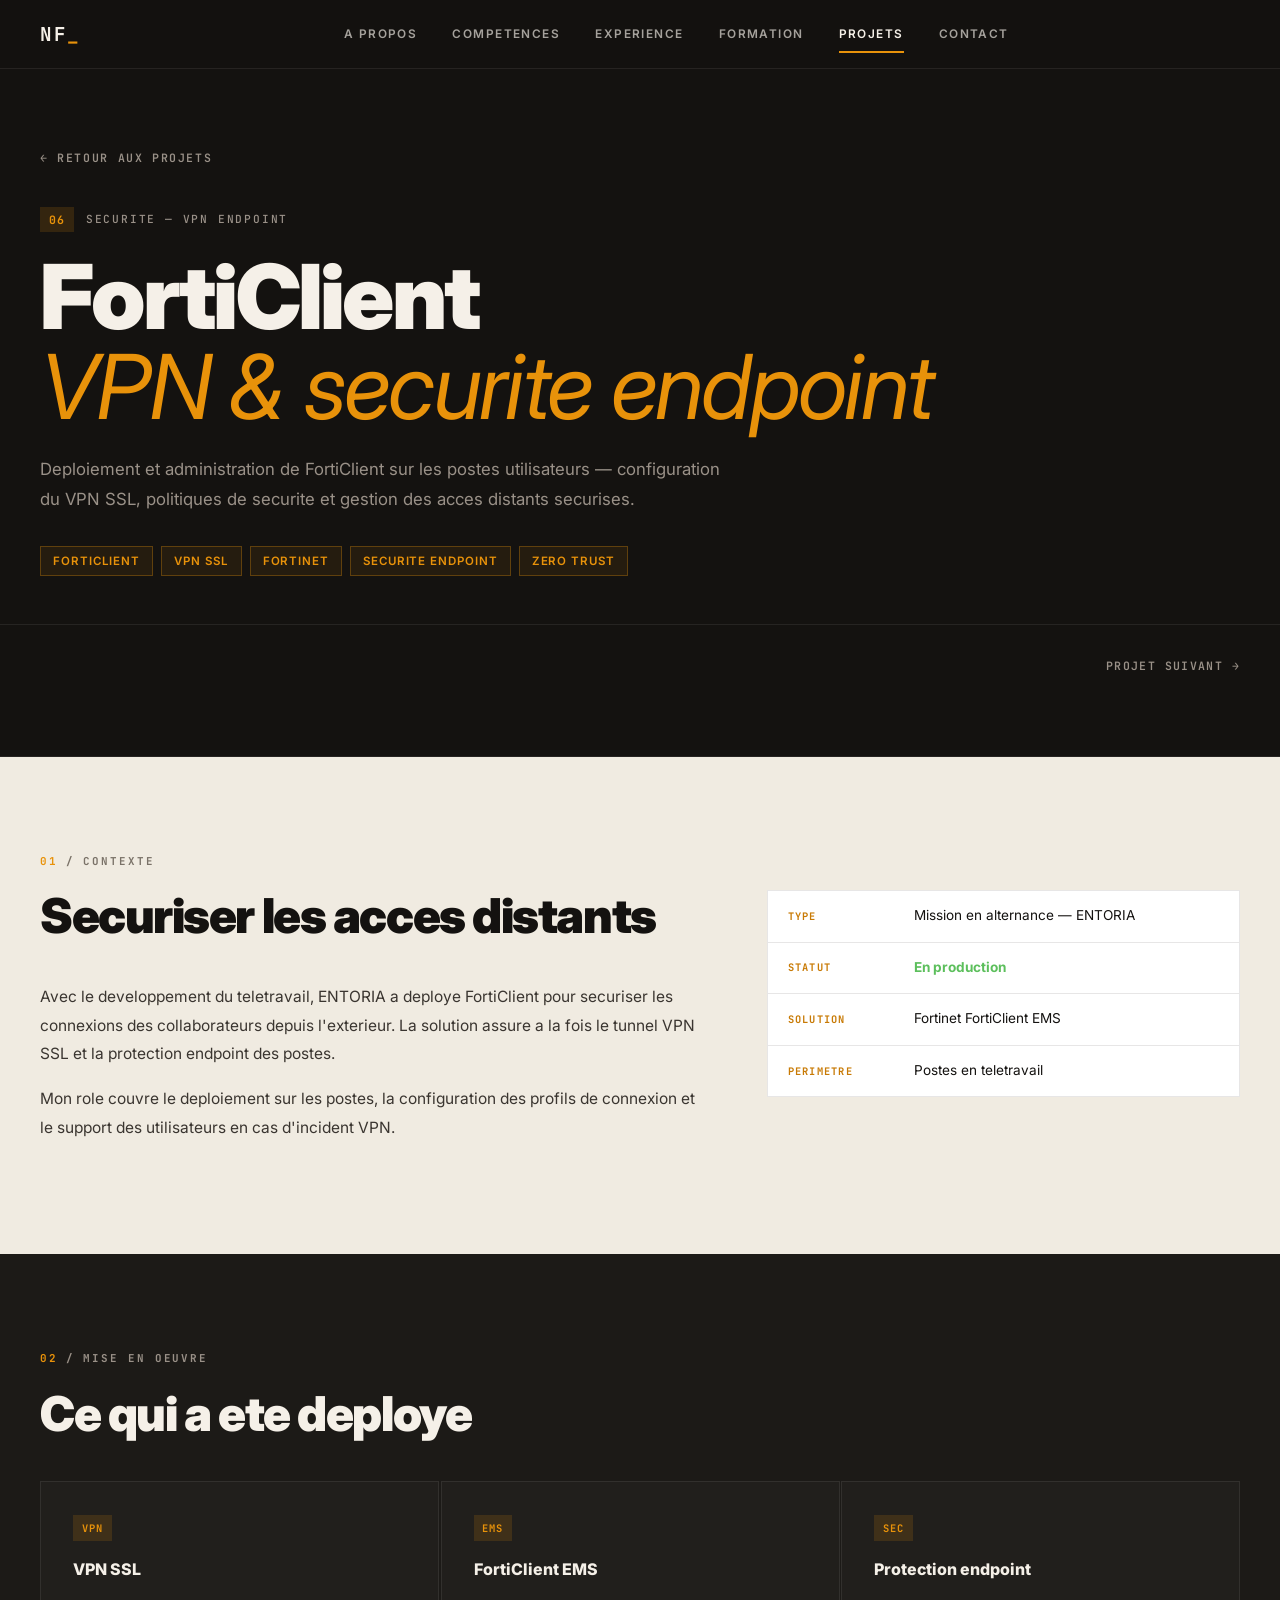
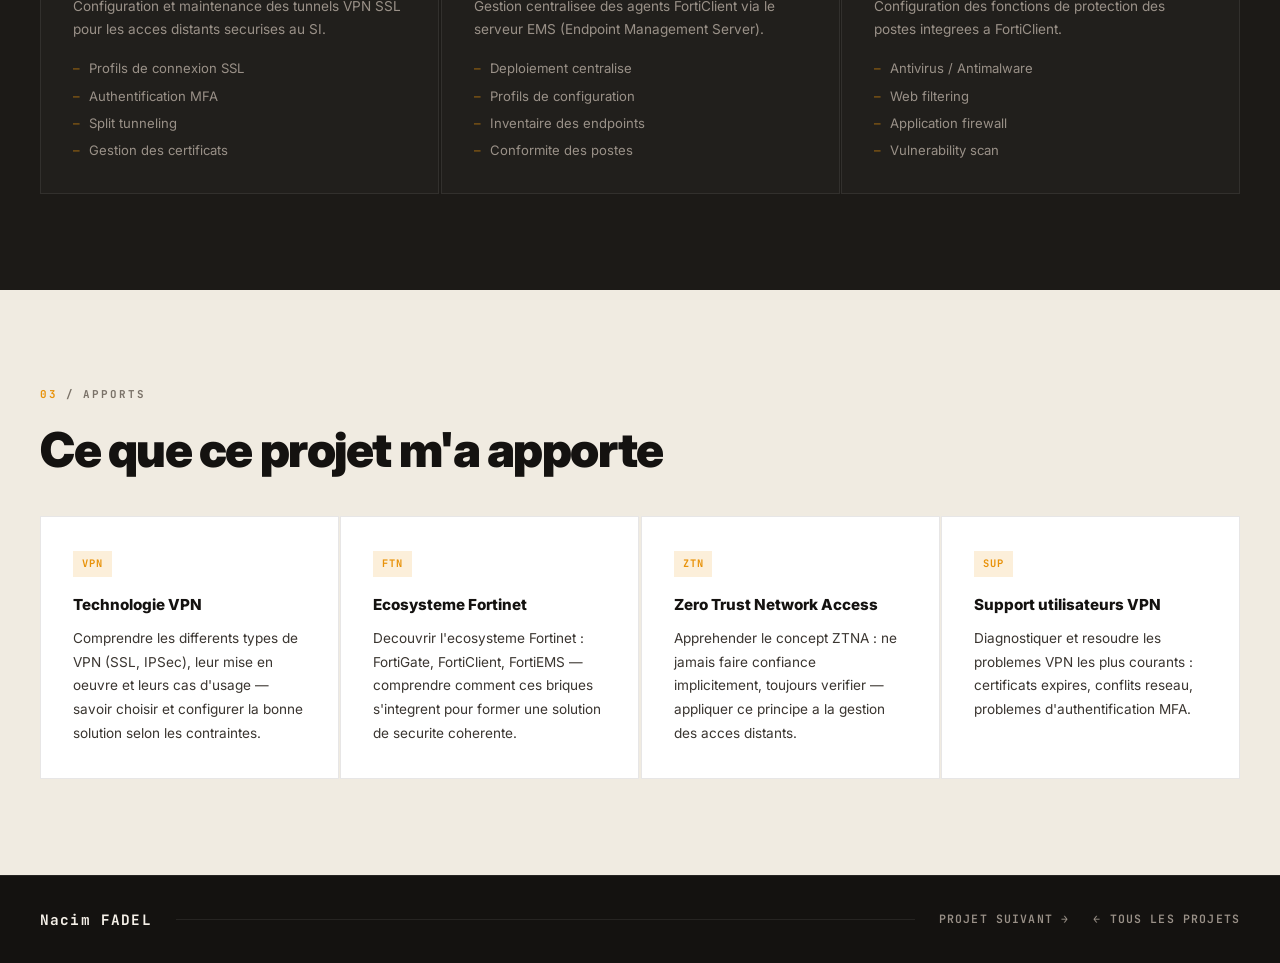
<file: projects/forticlient.html>
<!DOCTYPE html>
<html lang="fr">
<head>
    <meta charset="UTF-8">
    <meta name="viewport" content="width=device-width, initial-scale=1.0">
    <title>FortiClient — Nacim FADEL</title>
    <link rel="preconnect" href="https://fonts.googleapis.com">
    <link rel="preconnect" href="https://fonts.gstatic.com" crossorigin>
    <link href="https://fonts.googleapis.com/css2?family=Inter:wght@400;500;600;700;800;900&family=JetBrains+Mono:wght@400;500;700&display=swap" rel="stylesheet">
    <link rel="stylesheet" href="../css/style.css">
    <link rel="stylesheet" href="../css/project.css">
</head>
<body>

    <nav class="navbar scrolled" id="navbar">
        <div class="nav-inner">
            <a href="../index.html" class="nav-logo">NF<span class="accent">_</span></a>
            <ul class="nav-links" id="navLinks">
                <li><a href="../index.html#about">A Propos</a></li>
                <li><a href="../index.html#skills">Competences</a></li>
                <li><a href="../index.html#experience">Experience</a></li>
                <li><a href="../index.html#education">Formation</a></li>
                <li><a href="../index.html#projects" class="active">Projets</a></li>
                <li><a href="../index.html#contact">Contact</a></li>
            </ul>
            <button class="nav-toggle" id="navToggle" aria-label="Menu">
                <span></span><span></span><span></span>
            </button>
        </div>
    </nav>

    <header class="proj-hero">
        <div class="proj-hero-inner">
            <a href="../index.html#projects" class="back-link">&larr; Retour aux projets</a>
            <div class="proj-hero-meta">
                <span class="proj-hero-num">06</span>
                <span class="proj-hero-cat">Securite — VPN Endpoint</span>
            </div>
            <h1 class="proj-hero-title">FortiClient<br><em>VPN &amp; securite endpoint</em></h1>
            <p class="proj-hero-sub">Deploiement et administration de FortiClient sur les postes utilisateurs — configuration du VPN SSL, politiques de securite et gestion des acces distants securises.</p>
            <div class="proj-hero-tags">
                <span>FortiClient</span>
                <span>VPN SSL</span>
                <span>Fortinet</span>
                <span>Securite endpoint</span>
                <span>Zero Trust</span>
            </div>
        </div>
        <div class="proj-hero-nav">
            <a href="pentest-lab.html" class="proj-nav-next">Projet suivant &rarr;</a>
        </div>
    </header>

    <main class="proj-main">

        <section class="proj-section">
            <div class="proj-container">
                <div class="proj-sec-label">
                    <span class="proj-sec-num">01</span>
                    <span>/</span>
                    <span>CONTEXTE</span>
                </div>
                <div class="proj-two-col">
                    <div>
                        <h2 class="proj-sec-title">Securiser les acces distants</h2>
                        <p>Avec le developpement du teletravail, ENTORIA a deploye FortiClient pour securiser les connexions des collaborateurs depuis l'exterieur. La solution assure a la fois le tunnel VPN SSL et la protection endpoint des postes.</p>
                        <p>Mon role couvre le deploiement sur les postes, la configuration des profils de connexion et le support des utilisateurs en cas d'incident VPN.</p>
                    </div>
                    <div class="proj-info-box">
                        <div class="proj-info-row">
                            <span class="proj-info-label">Type</span>
                            <span>Mission en alternance — ENTORIA</span>
                        </div>
                        <div class="proj-info-row">
                            <span class="proj-info-label">Statut</span>
                            <span class="status-active">En production</span>
                        </div>
                        <div class="proj-info-row">
                            <span class="proj-info-label">Solution</span>
                            <span>Fortinet FortiClient EMS</span>
                        </div>
                        <div class="proj-info-row">
                            <span class="proj-info-label">Perimetre</span>
                            <span>Postes en teletravail</span>
                        </div>
                    </div>
                </div>
            </div>
        </section>

        <section class="proj-section proj-section-dark">
            <div class="proj-container">
                <div class="proj-sec-label light">
                    <span class="proj-sec-num">02</span>
                    <span>/</span>
                    <span>MISE EN OEUVRE</span>
                </div>
                <h2 class="proj-sec-title light">Ce qui a ete deploye</h2>
                <div class="infra-grid">
                    <div class="infra-card">
                        <div class="infra-icon">VPN</div>
                        <h3>VPN SSL</h3>
                        <p>Configuration et maintenance des tunnels VPN SSL pour les acces distants securises au SI.</p>
                        <ul>
                            <li>Profils de connexion SSL</li>
                            <li>Authentification MFA</li>
                            <li>Split tunneling</li>
                            <li>Gestion des certificats</li>
                        </ul>
                    </div>
                    <div class="infra-card">
                        <div class="infra-icon">EMS</div>
                        <h3>FortiClient EMS</h3>
                        <p>Gestion centralisee des agents FortiClient via le serveur EMS (Endpoint Management Server).</p>
                        <ul>
                            <li>Deploiement centralise</li>
                            <li>Profils de configuration</li>
                            <li>Inventaire des endpoints</li>
                            <li>Conformite des postes</li>
                        </ul>
                    </div>
                    <div class="infra-card">
                        <div class="infra-icon">SEC</div>
                        <h3>Protection endpoint</h3>
                        <p>Configuration des fonctions de protection des postes integrees a FortiClient.</p>
                        <ul>
                            <li>Antivirus / Antimalware</li>
                            <li>Web filtering</li>
                            <li>Application firewall</li>
                            <li>Vulnerability scan</li>
                        </ul>
                    </div>
                </div>
            </div>
        </section>

        <section class="proj-section">
            <div class="proj-container">
                <div class="proj-sec-label">
                    <span class="proj-sec-num">03</span>
                    <span>/</span>
                    <span>APPORTS</span>
                </div>
                <h2 class="proj-sec-title">Ce que ce projet m'a apporte</h2>
                <div class="learnings-grid">
                    <div class="learning-card">
                        <div class="learning-icon">VPN</div>
                        <h3>Technologie VPN</h3>
                        <p>Comprendre les differents types de VPN (SSL, IPSec), leur mise en oeuvre et leurs cas d'usage — savoir choisir et configurer la bonne solution selon les contraintes.</p>
                    </div>
                    <div class="learning-card">
                        <div class="learning-icon">FTN</div>
                        <h3>Ecosysteme Fortinet</h3>
                        <p>Decouvrir l'ecosysteme Fortinet : FortiGate, FortiClient, FortiEMS — comprendre comment ces briques s'integrent pour former une solution de securite coherente.</p>
                    </div>
                    <div class="learning-card">
                        <div class="learning-icon">ZTN</div>
                        <h3>Zero Trust Network Access</h3>
                        <p>Apprehender le concept ZTNA : ne jamais faire confiance implicitement, toujours verifier — appliquer ce principe a la gestion des acces distants.</p>
                    </div>
                    <div class="learning-card">
                        <div class="learning-icon">SUP</div>
                        <h3>Support utilisateurs VPN</h3>
                        <p>Diagnostiquer et resoudre les problemes VPN les plus courants : certificats expires, conflits reseau, problemes d'authentification MFA.</p>
                    </div>
                </div>
            </div>
        </section>

    </main>

    <footer class="footer">
        <div class="footer-inner">
            <span class="footer-name">Nacim FADEL</span>
            <span class="footer-line"></span>
            <div style="display:flex; gap:1.5rem; align-items:center">
                <a href="pentest-lab.html" class="footer-proj-link">Projet suivant &rarr;</a>
                <a href="../index.html#projects" class="footer-proj-link">&larr; Tous les projets</a>
            </div>
        </div>
    </footer>

    <script src="../js/project.js"></script>
</body>
</html>
</file>
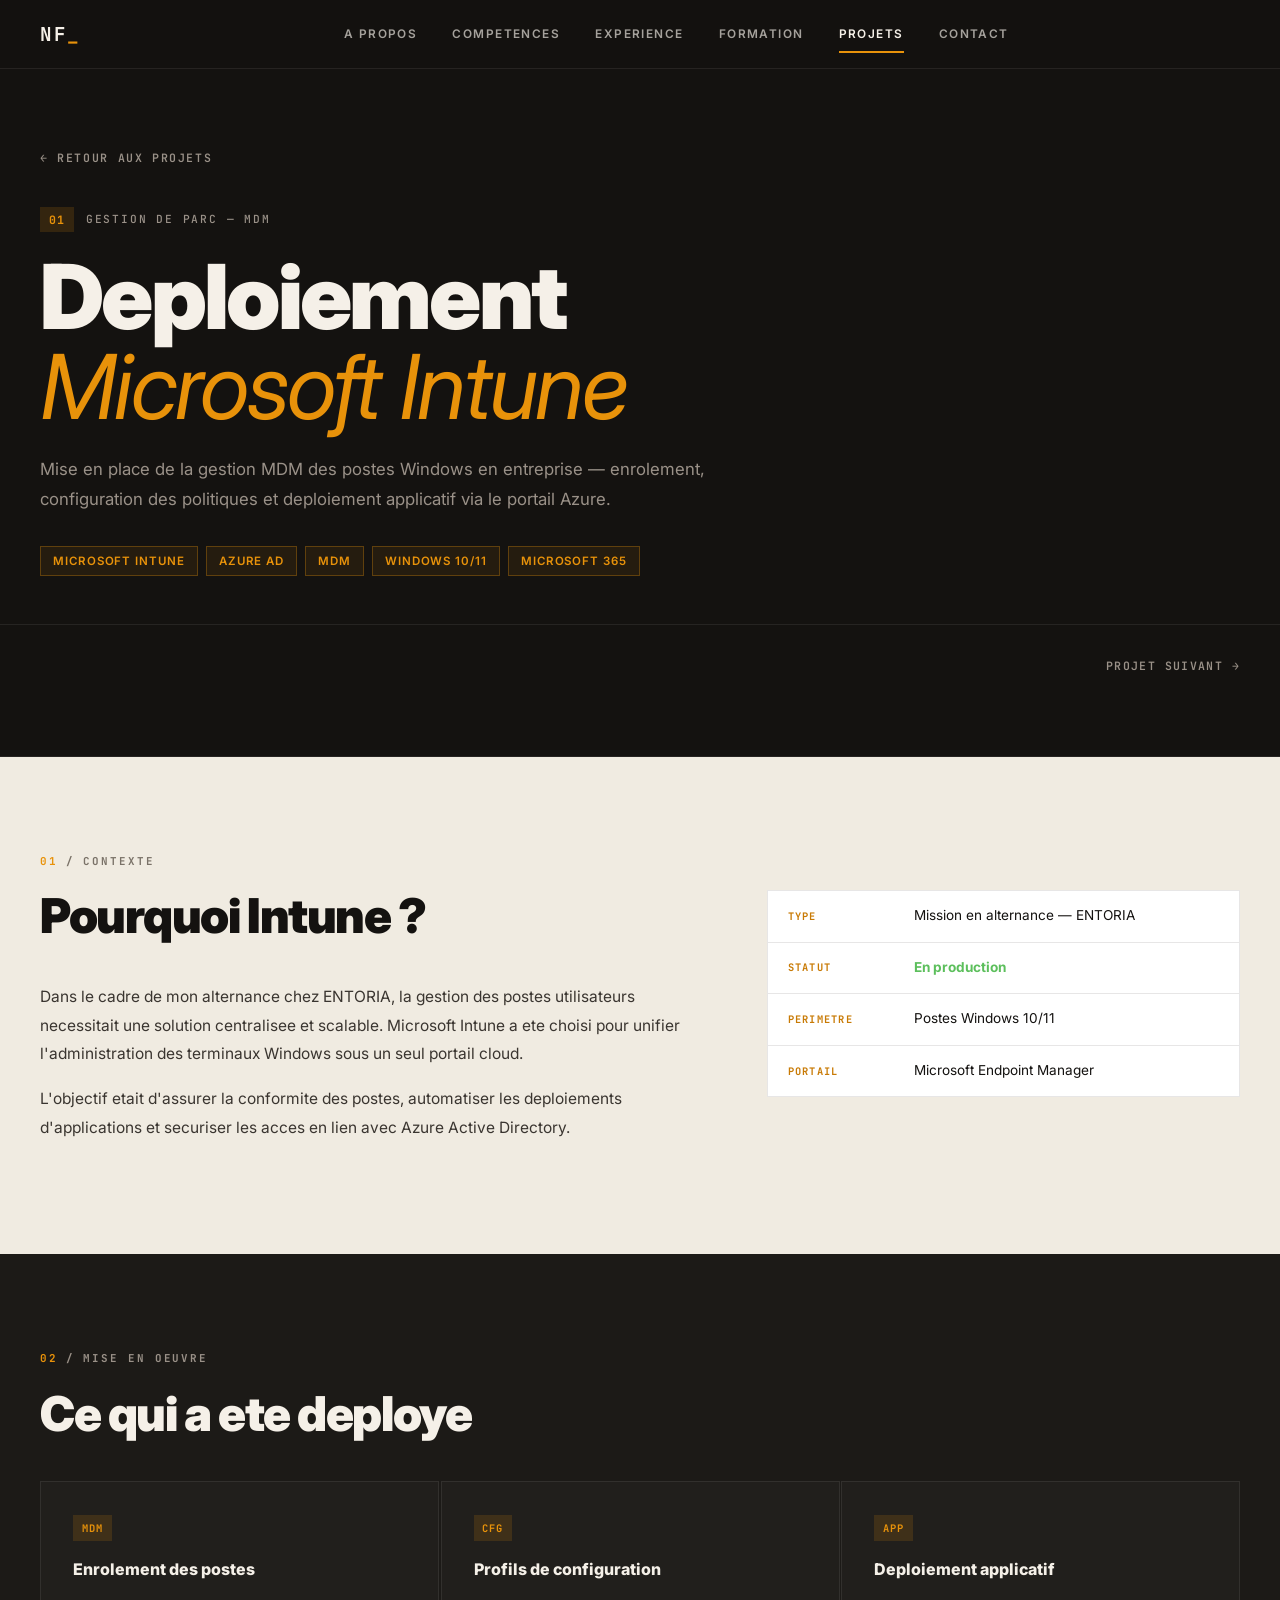
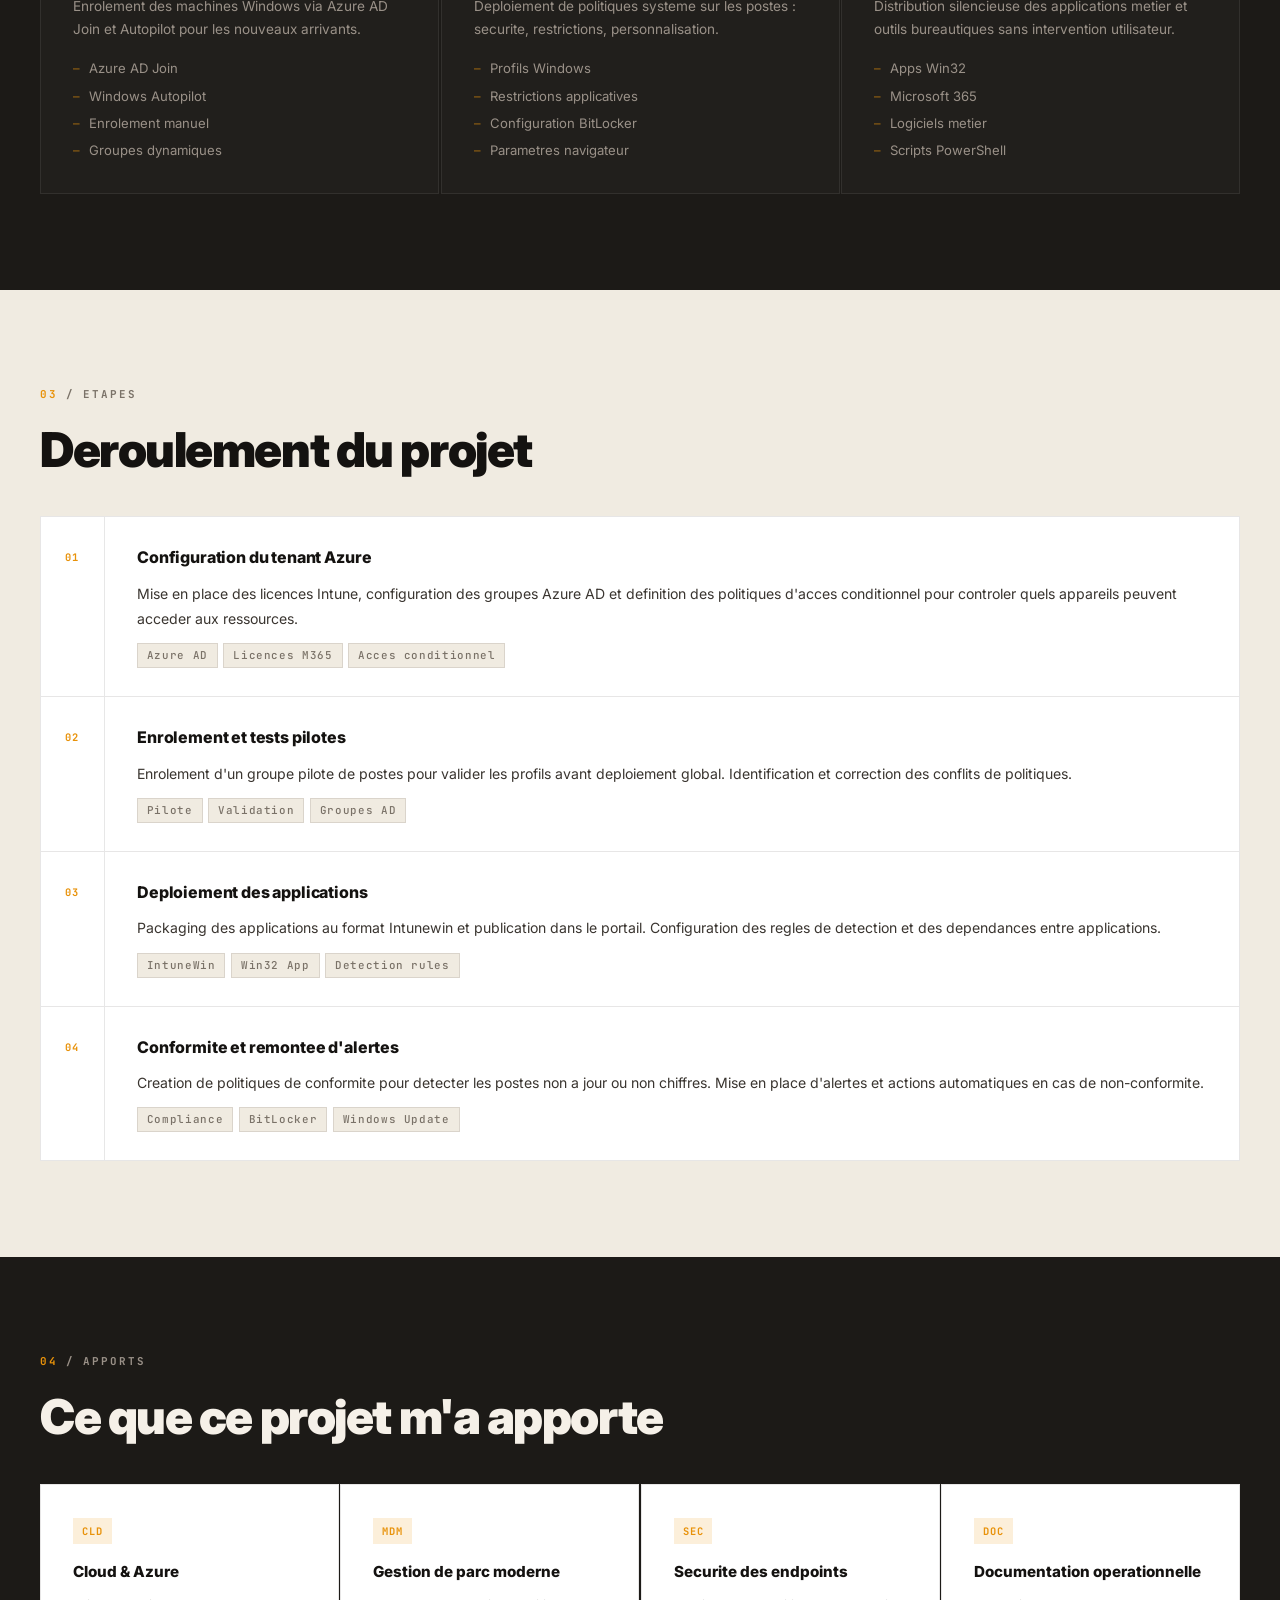
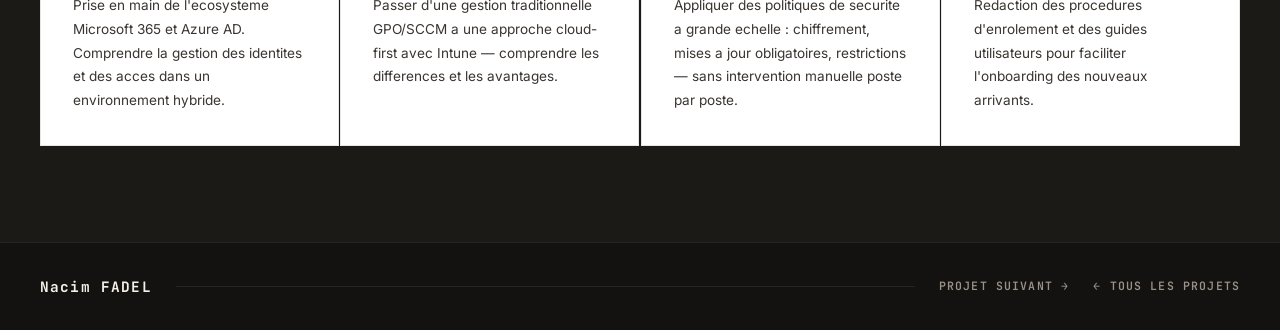
<file: projects/intune.html>
<!DOCTYPE html>
<html lang="fr">
<head>
    <meta charset="UTF-8">
    <meta name="viewport" content="width=device-width, initial-scale=1.0">
    <title>Deploiement Intune — Nacim FADEL</title>
    <link rel="preconnect" href="https://fonts.googleapis.com">
    <link rel="preconnect" href="https://fonts.gstatic.com" crossorigin>
    <link href="https://fonts.googleapis.com/css2?family=Inter:wght@400;500;600;700;800;900&family=JetBrains+Mono:wght@400;500;700&display=swap" rel="stylesheet">
    <link rel="stylesheet" href="../css/style.css">
    <link rel="stylesheet" href="../css/project.css">
</head>
<body>

    <nav class="navbar scrolled" id="navbar">
        <div class="nav-inner">
            <a href="../index.html" class="nav-logo">NF<span class="accent">_</span></a>
            <ul class="nav-links" id="navLinks">
                <li><a href="../index.html#about">A Propos</a></li>
                <li><a href="../index.html#skills">Competences</a></li>
                <li><a href="../index.html#experience">Experience</a></li>
                <li><a href="../index.html#education">Formation</a></li>
                <li><a href="../index.html#projects" class="active">Projets</a></li>
                <li><a href="../index.html#contact">Contact</a></li>
            </ul>
            <button class="nav-toggle" id="navToggle" aria-label="Menu">
                <span></span><span></span><span></span>
            </button>
        </div>
    </nav>

    <header class="proj-hero">
        <div class="proj-hero-inner">
            <a href="../index.html#projects" class="back-link">&larr; Retour aux projets</a>
            <div class="proj-hero-meta">
                <span class="proj-hero-num">01</span>
                <span class="proj-hero-cat">Gestion de parc — MDM</span>
            </div>
            <h1 class="proj-hero-title">Deploiement<br><em>Microsoft Intune</em></h1>
            <p class="proj-hero-sub">Mise en place de la gestion MDM des postes Windows en entreprise — enrolement, configuration des politiques et deploiement applicatif via le portail Azure.</p>
            <div class="proj-hero-tags">
                <span>Microsoft Intune</span>
                <span>Azure AD</span>
                <span>MDM</span>
                <span>Windows 10/11</span>
                <span>Microsoft 365</span>
            </div>
        </div>
        <div class="proj-hero-nav">
            <a href="sdone.html" class="proj-nav-next">Projet suivant &rarr;</a>
        </div>
    </header>

    <main class="proj-main">

        <section class="proj-section">
            <div class="proj-container">
                <div class="proj-sec-label">
                    <span class="proj-sec-num">01</span>
                    <span>/</span>
                    <span>CONTEXTE</span>
                </div>
                <div class="proj-two-col">
                    <div>
                        <h2 class="proj-sec-title">Pourquoi Intune ?</h2>
                        <p>Dans le cadre de mon alternance chez ENTORIA, la gestion des postes utilisateurs necessitait une solution centralisee et scalable. Microsoft Intune a ete choisi pour unifier l'administration des terminaux Windows sous un seul portail cloud.</p>
                        <p>L'objectif etait d'assurer la conformite des postes, automatiser les deploiements d'applications et securiser les acces en lien avec Azure Active Directory.</p>
                    </div>
                    <div class="proj-info-box">
                        <div class="proj-info-row">
                            <span class="proj-info-label">Type</span>
                            <span>Mission en alternance — ENTORIA</span>
                        </div>
                        <div class="proj-info-row">
                            <span class="proj-info-label">Statut</span>
                            <span class="status-active">En production</span>
                        </div>
                        <div class="proj-info-row">
                            <span class="proj-info-label">Perimetre</span>
                            <span>Postes Windows 10/11</span>
                        </div>
                        <div class="proj-info-row">
                            <span class="proj-info-label">Portail</span>
                            <span>Microsoft Endpoint Manager</span>
                        </div>
                    </div>
                </div>
            </div>
        </section>

        <section class="proj-section proj-section-dark">
            <div class="proj-container">
                <div class="proj-sec-label light">
                    <span class="proj-sec-num">02</span>
                    <span>/</span>
                    <span>MISE EN OEUVRE</span>
                </div>
                <h2 class="proj-sec-title light">Ce qui a ete deploye</h2>
                <div class="infra-grid">
                    <div class="infra-card">
                        <div class="infra-icon">MDM</div>
                        <h3>Enrolement des postes</h3>
                        <p>Enrolement des machines Windows via Azure AD Join et Autopilot pour les nouveaux arrivants.</p>
                        <ul>
                            <li>Azure AD Join</li>
                            <li>Windows Autopilot</li>
                            <li>Enrolement manuel</li>
                            <li>Groupes dynamiques</li>
                        </ul>
                    </div>
                    <div class="infra-card">
                        <div class="infra-icon">CFG</div>
                        <h3>Profils de configuration</h3>
                        <p>Deploiement de politiques systeme sur les postes : securite, restrictions, personnalisation.</p>
                        <ul>
                            <li>Profils Windows</li>
                            <li>Restrictions applicatives</li>
                            <li>Configuration BitLocker</li>
                            <li>Parametres navigateur</li>
                        </ul>
                    </div>
                    <div class="infra-card">
                        <div class="infra-icon">APP</div>
                        <h3>Deploiement applicatif</h3>
                        <p>Distribution silencieuse des applications metier et outils bureautiques sans intervention utilisateur.</p>
                        <ul>
                            <li>Apps Win32</li>
                            <li>Microsoft 365</li>
                            <li>Logiciels metier</li>
                            <li>Scripts PowerShell</li>
                        </ul>
                    </div>
                </div>
            </div>
        </section>

        <section class="proj-section">
            <div class="proj-container">
                <div class="proj-sec-label">
                    <span class="proj-sec-num">03</span>
                    <span>/</span>
                    <span>ETAPES</span>
                </div>
                <h2 class="proj-sec-title">Deroulement du projet</h2>
                <div class="steps">

                    <div class="step">
                        <div class="step-num">01</div>
                        <div class="step-body">
                            <h3>Configuration du tenant Azure</h3>
                            <p>Mise en place des licences Intune, configuration des groupes Azure AD et definition des politiques d'acces conditionnel pour controler quels appareils peuvent acceder aux ressources.</p>
                            <div class="step-tags"><span>Azure AD</span><span>Licences M365</span><span>Acces conditionnel</span></div>
                        </div>
                    </div>

                    <div class="step">
                        <div class="step-num">02</div>
                        <div class="step-body">
                            <h3>Enrolement et tests pilotes</h3>
                            <p>Enrolement d'un groupe pilote de postes pour valider les profils avant deploiement global. Identification et correction des conflits de politiques.</p>
                            <div class="step-tags"><span>Pilote</span><span>Validation</span><span>Groupes AD</span></div>
                        </div>
                    </div>

                    <div class="step">
                        <div class="step-num">03</div>
                        <div class="step-body">
                            <h3>Deploiement des applications</h3>
                            <p>Packaging des applications au format Intunewin et publication dans le portail. Configuration des regles de detection et des dependances entre applications.</p>
                            <div class="step-tags"><span>IntuneWin</span><span>Win32 App</span><span>Detection rules</span></div>
                        </div>
                    </div>

                    <div class="step">
                        <div class="step-num">04</div>
                        <div class="step-body">
                            <h3>Conformite et remontee d'alertes</h3>
                            <p>Creation de politiques de conformite pour detecter les postes non a jour ou non chiffres. Mise en place d'alertes et actions automatiques en cas de non-conformite.</p>
                            <div class="step-tags"><span>Compliance</span><span>BitLocker</span><span>Windows Update</span></div>
                        </div>
                    </div>

                </div>
            </div>
        </section>

        <section class="proj-section proj-section-dark">
            <div class="proj-container">
                <div class="proj-sec-label light">
                    <span class="proj-sec-num">04</span>
                    <span>/</span>
                    <span>APPORTS</span>
                </div>
                <h2 class="proj-sec-title light">Ce que ce projet m'a apporte</h2>
                <div class="learnings-grid">
                    <div class="learning-card">
                        <div class="learning-icon">CLD</div>
                        <h3>Cloud &amp; Azure</h3>
                        <p>Prise en main de l'ecosysteme Microsoft 365 et Azure AD. Comprendre la gestion des identites et des acces dans un environnement hybride.</p>
                    </div>
                    <div class="learning-card">
                        <div class="learning-icon">MDM</div>
                        <h3>Gestion de parc moderne</h3>
                        <p>Passer d'une gestion traditionnelle GPO/SCCM a une approche cloud-first avec Intune — comprendre les differences et les avantages.</p>
                    </div>
                    <div class="learning-card">
                        <div class="learning-icon">SEC</div>
                        <h3>Securite des endpoints</h3>
                        <p>Appliquer des politiques de securite a grande echelle : chiffrement, mises a jour obligatoires, restrictions — sans intervention manuelle poste par poste.</p>
                    </div>
                    <div class="learning-card">
                        <div class="learning-icon">DOC</div>
                        <h3>Documentation operationnelle</h3>
                        <p>Redaction des procedures d'enrolement et des guides utilisateurs pour faciliter l'onboarding des nouveaux arrivants.</p>
                    </div>
                </div>
            </div>
        </section>

    </main>

    <footer class="footer">
        <div class="footer-inner">
            <span class="footer-name">Nacim FADEL</span>
            <span class="footer-line"></span>
            <div style="display:flex; gap:1.5rem; align-items:center">
                <a href="sdone.html" class="footer-proj-link">Projet suivant &rarr;</a>
                <a href="../index.html#projects" class="footer-proj-link">&larr; Tous les projets</a>
            </div>
        </div>
    </footer>

    <script src="../js/project.js"></script>
</body>
</html>
</file>
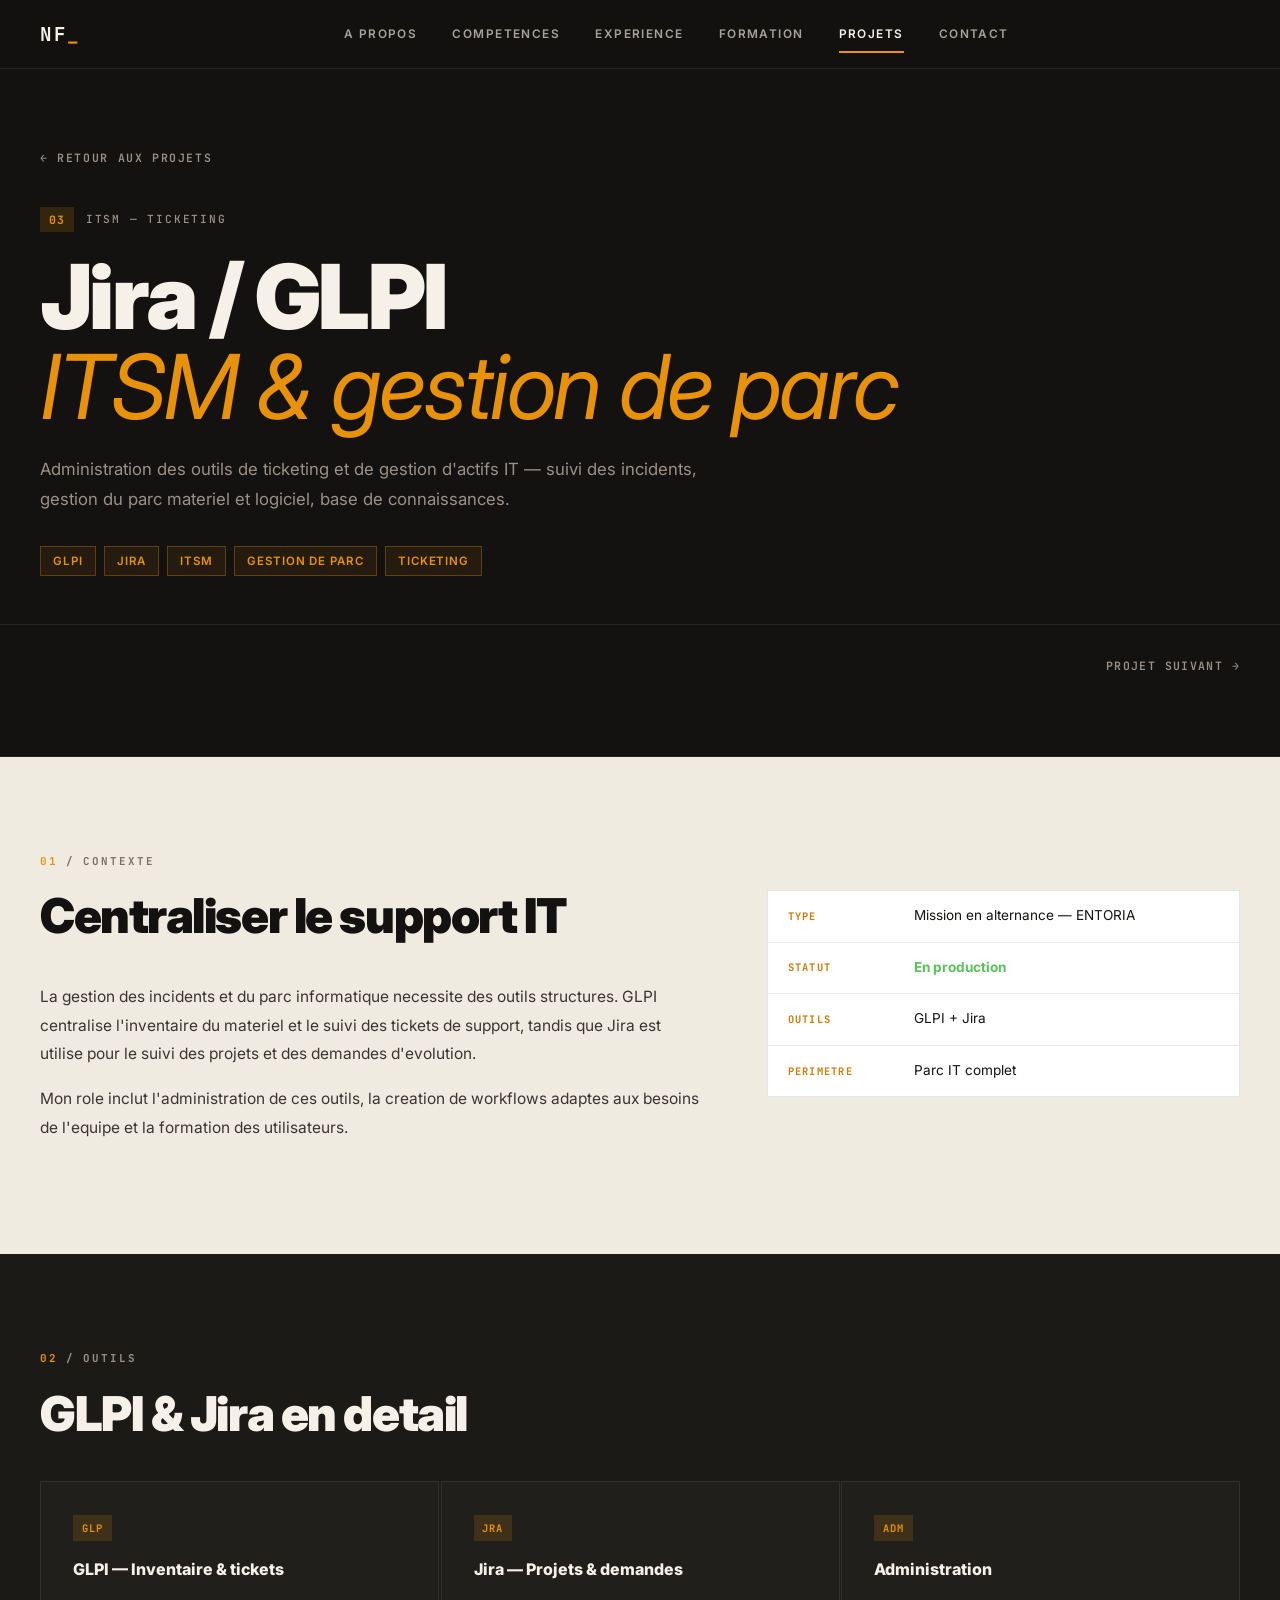
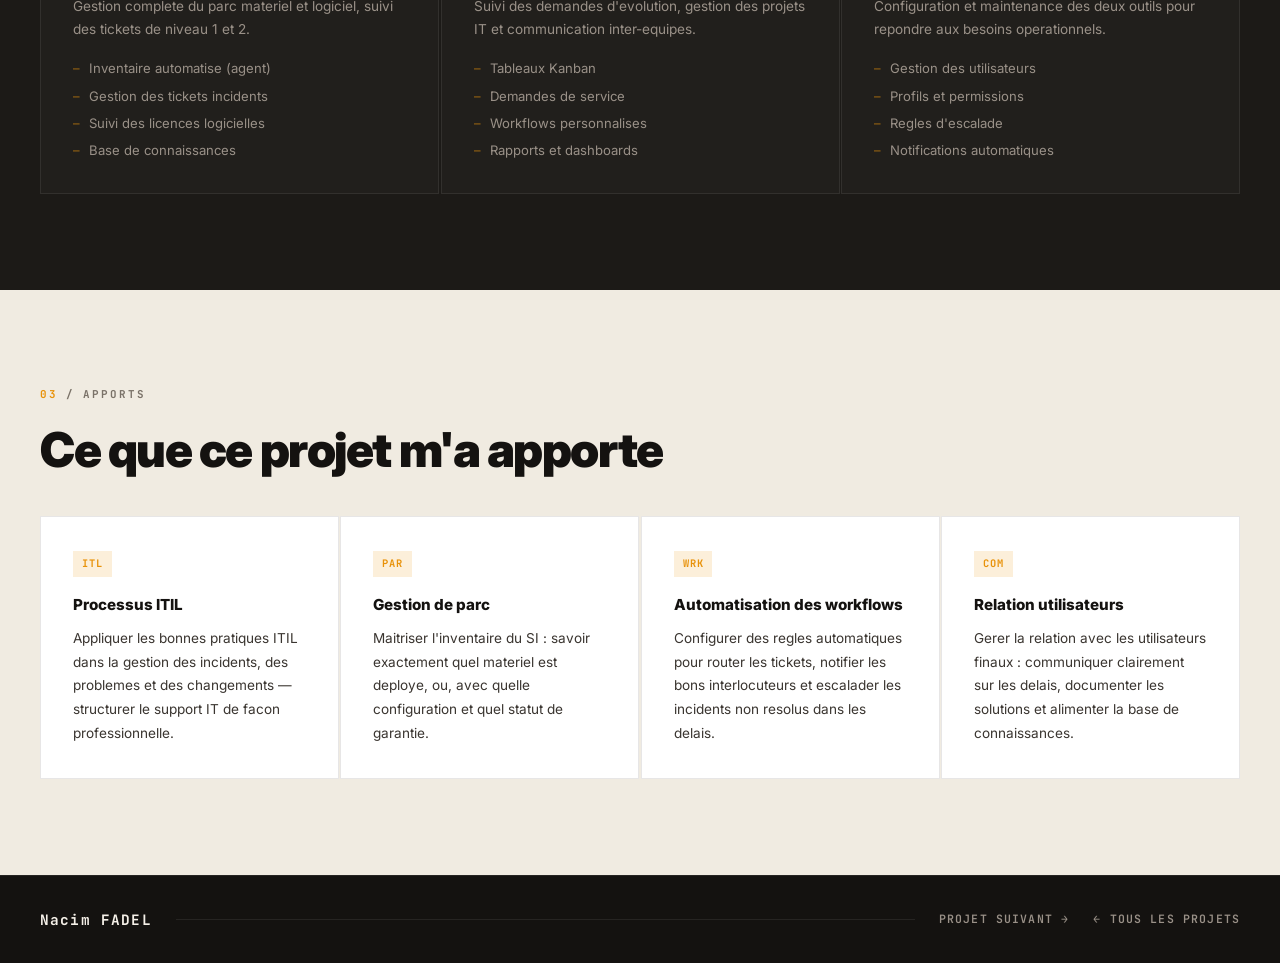
<file: projects/jira-glpi.html>
<!DOCTYPE html>
<html lang="fr">
<head>
    <meta charset="UTF-8">
    <meta name="viewport" content="width=device-width, initial-scale=1.0">
    <title>Jira / GLPI — Nacim FADEL</title>
    <link rel="preconnect" href="https://fonts.googleapis.com">
    <link rel="preconnect" href="https://fonts.gstatic.com" crossorigin>
    <link href="https://fonts.googleapis.com/css2?family=Inter:wght@400;500;600;700;800;900&family=JetBrains+Mono:wght@400;500;700&display=swap" rel="stylesheet">
    <link rel="stylesheet" href="../css/style.css">
    <link rel="stylesheet" href="../css/project.css">
</head>
<body>

    <nav class="navbar scrolled" id="navbar">
        <div class="nav-inner">
            <a href="../index.html" class="nav-logo">NF<span class="accent">_</span></a>
            <ul class="nav-links" id="navLinks">
                <li><a href="../index.html#about">A Propos</a></li>
                <li><a href="../index.html#skills">Competences</a></li>
                <li><a href="../index.html#experience">Experience</a></li>
                <li><a href="../index.html#education">Formation</a></li>
                <li><a href="../index.html#projects" class="active">Projets</a></li>
                <li><a href="../index.html#contact">Contact</a></li>
            </ul>
            <button class="nav-toggle" id="navToggle" aria-label="Menu">
                <span></span><span></span><span></span>
            </button>
        </div>
    </nav>

    <header class="proj-hero">
        <div class="proj-hero-inner">
            <a href="../index.html#projects" class="back-link">&larr; Retour aux projets</a>
            <div class="proj-hero-meta">
                <span class="proj-hero-num">03</span>
                <span class="proj-hero-cat">ITSM — Ticketing</span>
            </div>
            <h1 class="proj-hero-title">Jira / GLPI<br><em>ITSM &amp; gestion de parc</em></h1>
            <p class="proj-hero-sub">Administration des outils de ticketing et de gestion d'actifs IT — suivi des incidents, gestion du parc materiel et logiciel, base de connaissances.</p>
            <div class="proj-hero-tags">
                <span>GLPI</span>
                <span>Jira</span>
                <span>ITSM</span>
                <span>Gestion de parc</span>
                <span>Ticketing</span>
            </div>
        </div>
        <div class="proj-hero-nav">
            <a href="citrix-rds.html" class="proj-nav-next">Projet suivant &rarr;</a>
        </div>
    </header>

    <main class="proj-main">

        <section class="proj-section">
            <div class="proj-container">
                <div class="proj-sec-label">
                    <span class="proj-sec-num">01</span>
                    <span>/</span>
                    <span>CONTEXTE</span>
                </div>
                <div class="proj-two-col">
                    <div>
                        <h2 class="proj-sec-title">Centraliser le support IT</h2>
                        <p>La gestion des incidents et du parc informatique necessite des outils structures. GLPI centralise l'inventaire du materiel et le suivi des tickets de support, tandis que Jira est utilise pour le suivi des projets et des demandes d'evolution.</p>
                        <p>Mon role inclut l'administration de ces outils, la creation de workflows adaptes aux besoins de l'equipe et la formation des utilisateurs.</p>
                    </div>
                    <div class="proj-info-box">
                        <div class="proj-info-row">
                            <span class="proj-info-label">Type</span>
                            <span>Mission en alternance — ENTORIA</span>
                        </div>
                        <div class="proj-info-row">
                            <span class="proj-info-label">Statut</span>
                            <span class="status-active">En production</span>
                        </div>
                        <div class="proj-info-row">
                            <span class="proj-info-label">Outils</span>
                            <span>GLPI + Jira</span>
                        </div>
                        <div class="proj-info-row">
                            <span class="proj-info-label">Perimetre</span>
                            <span>Parc IT complet</span>
                        </div>
                    </div>
                </div>
            </div>
        </section>

        <section class="proj-section proj-section-dark">
            <div class="proj-container">
                <div class="proj-sec-label light">
                    <span class="proj-sec-num">02</span>
                    <span>/</span>
                    <span>OUTILS</span>
                </div>
                <h2 class="proj-sec-title light">GLPI &amp; Jira en detail</h2>
                <div class="infra-grid">
                    <div class="infra-card">
                        <div class="infra-icon">GLP</div>
                        <h3>GLPI — Inventaire &amp; tickets</h3>
                        <p>Gestion complete du parc materiel et logiciel, suivi des tickets de niveau 1 et 2.</p>
                        <ul>
                            <li>Inventaire automatise (agent)</li>
                            <li>Gestion des tickets incidents</li>
                            <li>Suivi des licences logicielles</li>
                            <li>Base de connaissances</li>
                        </ul>
                    </div>
                    <div class="infra-card">
                        <div class="infra-icon">JRA</div>
                        <h3>Jira — Projets &amp; demandes</h3>
                        <p>Suivi des demandes d'evolution, gestion des projets IT et communication inter-equipes.</p>
                        <ul>
                            <li>Tableaux Kanban</li>
                            <li>Demandes de service</li>
                            <li>Workflows personnalises</li>
                            <li>Rapports et dashboards</li>
                        </ul>
                    </div>
                    <div class="infra-card">
                        <div class="infra-icon">ADM</div>
                        <h3>Administration</h3>
                        <p>Configuration et maintenance des deux outils pour repondre aux besoins operationnels.</p>
                        <ul>
                            <li>Gestion des utilisateurs</li>
                            <li>Profils et permissions</li>
                            <li>Regles d'escalade</li>
                            <li>Notifications automatiques</li>
                        </ul>
                    </div>
                </div>
            </div>
        </section>

        <section class="proj-section">
            <div class="proj-container">
                <div class="proj-sec-label">
                    <span class="proj-sec-num">03</span>
                    <span>/</span>
                    <span>APPORTS</span>
                </div>
                <h2 class="proj-sec-title">Ce que ce projet m'a apporte</h2>
                <div class="learnings-grid">
                    <div class="learning-card">
                        <div class="learning-icon">ITL</div>
                        <h3>Processus ITIL</h3>
                        <p>Appliquer les bonnes pratiques ITIL dans la gestion des incidents, des problemes et des changements — structurer le support IT de facon professionnelle.</p>
                    </div>
                    <div class="learning-card">
                        <div class="learning-icon">PAR</div>
                        <h3>Gestion de parc</h3>
                        <p>Maitriser l'inventaire du SI : savoir exactement quel materiel est deploye, ou, avec quelle configuration et quel statut de garantie.</p>
                    </div>
                    <div class="learning-card">
                        <div class="learning-icon">WRK</div>
                        <h3>Automatisation des workflows</h3>
                        <p>Configurer des regles automatiques pour router les tickets, notifier les bons interlocuteurs et escalader les incidents non resolus dans les delais.</p>
                    </div>
                    <div class="learning-card">
                        <div class="learning-icon">COM</div>
                        <h3>Relation utilisateurs</h3>
                        <p>Gerer la relation avec les utilisateurs finaux : communiquer clairement sur les delais, documenter les solutions et alimenter la base de connaissances.</p>
                    </div>
                </div>
            </div>
        </section>

    </main>

    <footer class="footer">
        <div class="footer-inner">
            <span class="footer-name">Nacim FADEL</span>
            <span class="footer-line"></span>
            <div style="display:flex; gap:1.5rem; align-items:center">
                <a href="citrix-rds.html" class="footer-proj-link">Projet suivant &rarr;</a>
                <a href="../index.html#projects" class="footer-proj-link">&larr; Tous les projets</a>
            </div>
        </div>
    </footer>

    <script src="../js/project.js"></script>
</body>
</html>
</file>
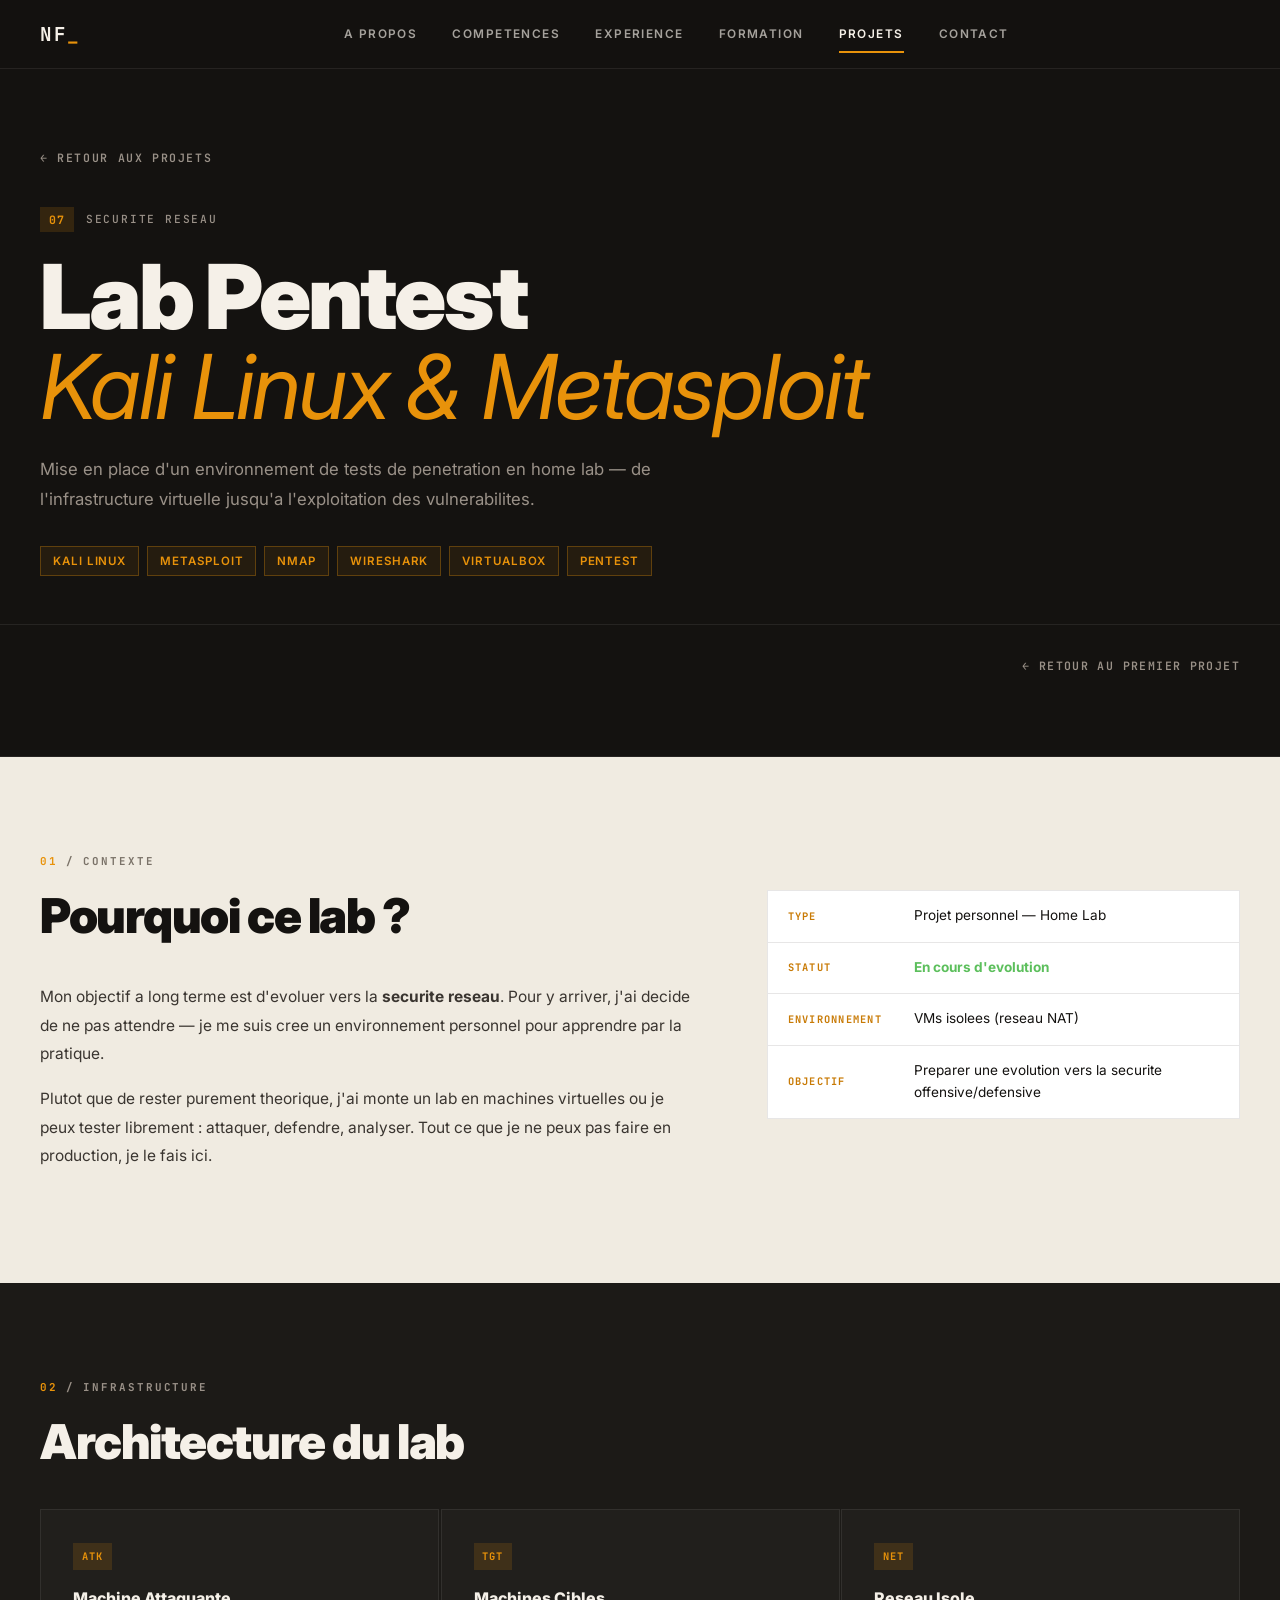
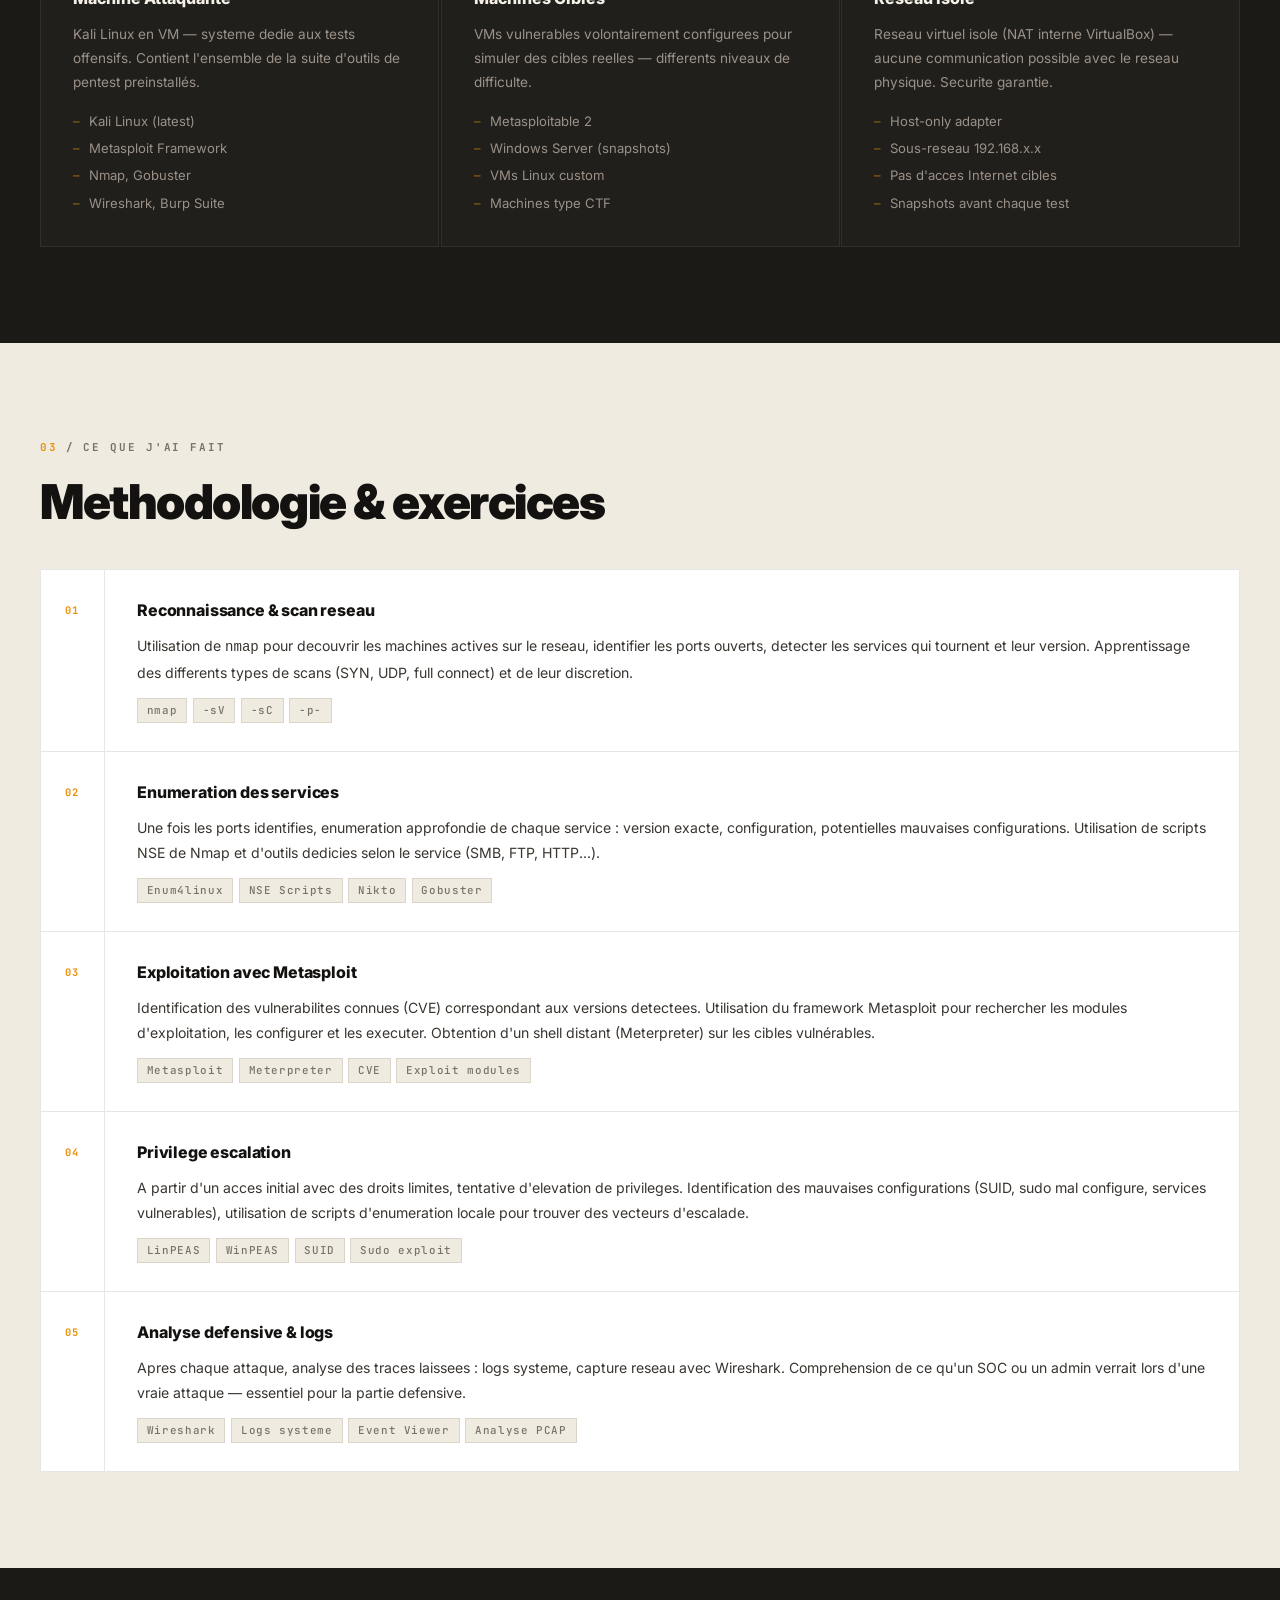
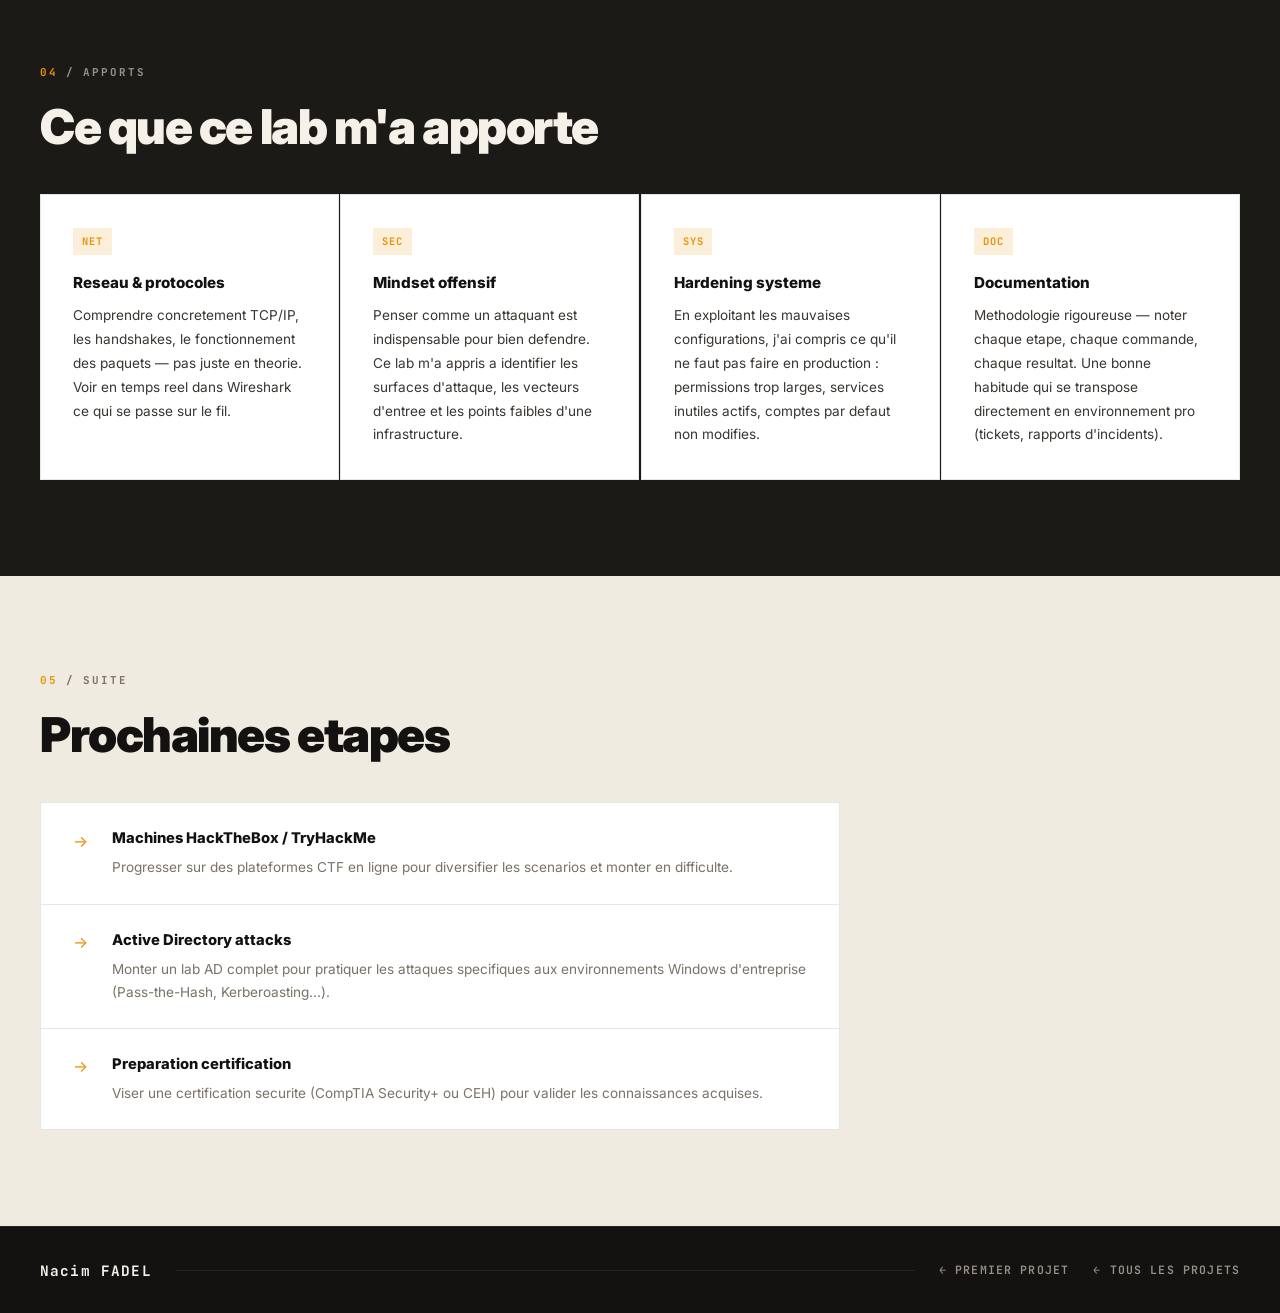
<file: projects/pentest-lab.html>
<!DOCTYPE html>
<html lang="fr">
<head>
    <meta charset="UTF-8">
    <meta name="viewport" content="width=device-width, initial-scale=1.0">
    <title>Lab Pentest — Nacim FADEL</title>
    <link rel="preconnect" href="https://fonts.googleapis.com">
    <link rel="preconnect" href="https://fonts.gstatic.com" crossorigin>
    <link href="https://fonts.googleapis.com/css2?family=Inter:wght@400;500;600;700;800;900&family=JetBrains+Mono:wght@400;500;700&display=swap" rel="stylesheet">
    <link rel="stylesheet" href="../css/style.css">
    <link rel="stylesheet" href="../css/project.css">
</head>
<body>

    <!-- NAVBAR -->
    <nav class="navbar scrolled" id="navbar">
        <div class="nav-inner">
            <a href="../index.html" class="nav-logo">NF<span class="accent">_</span></a>
            <ul class="nav-links" id="navLinks">
                <li><a href="../index.html#about">A Propos</a></li>
                <li><a href="../index.html#skills">Competences</a></li>
                <li><a href="../index.html#experience">Experience</a></li>
                <li><a href="../index.html#education">Formation</a></li>
                <li><a href="../index.html#projects" class="active">Projets</a></li>
                <li><a href="../index.html#contact">Contact</a></li>
            </ul>
            <button class="nav-toggle" id="navToggle" aria-label="Menu">
                <span></span><span></span><span></span>
            </button>
        </div>
    </nav>

    <!-- HERO PROJET -->
    <header class="proj-hero">
        <div class="proj-hero-inner">
            <a href="../index.html#projects" class="back-link">&larr; Retour aux projets</a>
            <div class="proj-hero-meta">
                <span class="proj-hero-num">07</span>
                <span class="proj-hero-cat">Securite Reseau</span>
            </div>
            <h1 class="proj-hero-title">Lab Pentest<br><em>Kali Linux &amp; Metasploit</em></h1>
            <p class="proj-hero-sub">Mise en place d'un environnement de tests de penetration en home lab — de l'infrastructure virtuelle jusqu'a l'exploitation des vulnerabilites.</p>
            <div class="proj-hero-tags">
                <span>Kali Linux</span>
                <span>Metasploit</span>
                <span>Nmap</span>
                <span>Wireshark</span>
                <span>VirtualBox</span>
                <span>Pentest</span>
            </div>
        </div>
        <div class="proj-hero-nav">
            <a href="intune.html" class="proj-nav-next">&larr; Retour au premier projet</a>
        </div>
    </header>

    <!-- CONTENU -->
    <main class="proj-main">

        <!-- CONTEXTE -->
        <section class="proj-section">
            <div class="proj-container">
                <div class="proj-sec-label">
                    <span class="proj-sec-num">01</span>
                    <span>/</span>
                    <span>CONTEXTE</span>
                </div>
                <div class="proj-two-col">
                    <div>
                        <h2 class="proj-sec-title">Pourquoi ce lab ?</h2>
                        <p>Mon objectif a long terme est d'evoluer vers la <strong>securite reseau</strong>. Pour y arriver, j'ai decide de ne pas attendre — je me suis cree un environnement personnel pour apprendre par la pratique.</p>
                        <p>Plutot que de rester purement theorique, j'ai monte un lab en machines virtuelles ou je peux tester librement : attaquer, defendre, analyser. Tout ce que je ne peux pas faire en production, je le fais ici.</p>
                    </div>
                    <div class="proj-info-box">
                        <div class="proj-info-row">
                            <span class="proj-info-label">Type</span>
                            <span>Projet personnel — Home Lab</span>
                        </div>
                        <div class="proj-info-row">
                            <span class="proj-info-label">Statut</span>
                            <span class="status-active">En cours d'evolution</span>
                        </div>
                        <div class="proj-info-row">
                            <span class="proj-info-label">Environnement</span>
                            <span>VMs isolees (reseau NAT)</span>
                        </div>
                        <div class="proj-info-row">
                            <span class="proj-info-label">Objectif</span>
                            <span>Preparer une evolution vers la securite offensive/defensive</span>
                        </div>
                    </div>
                </div>
            </div>
        </section>

        <!-- INFRASTRUCTURE -->
        <section class="proj-section proj-section-dark">
            <div class="proj-container">
                <div class="proj-sec-label light">
                    <span class="proj-sec-num">02</span>
                    <span>/</span>
                    <span>INFRASTRUCTURE</span>
                </div>
                <h2 class="proj-sec-title light">Architecture du lab</h2>
                <div class="infra-grid">
                    <div class="infra-card">
                        <div class="infra-icon">ATK</div>
                        <h3>Machine Attaquante</h3>
                        <p>Kali Linux en VM — systeme dedie aux tests offensifs. Contient l'ensemble de la suite d'outils de pentest preinstallés.</p>
                        <ul>
                            <li>Kali Linux (latest)</li>
                            <li>Metasploit Framework</li>
                            <li>Nmap, Gobuster</li>
                            <li>Wireshark, Burp Suite</li>
                        </ul>
                    </div>
                    <div class="infra-card">
                        <div class="infra-icon">TGT</div>
                        <h3>Machines Cibles</h3>
                        <p>VMs vulnerables volontairement configurees pour simuler des cibles reelles — differents niveaux de difficulte.</p>
                        <ul>
                            <li>Metasploitable 2</li>
                            <li>Windows Server (snapshots)</li>
                            <li>VMs Linux custom</li>
                            <li>Machines type CTF</li>
                        </ul>
                    </div>
                    <div class="infra-card">
                        <div class="infra-icon">NET</div>
                        <h3>Reseau Isole</h3>
                        <p>Reseau virtuel isole (NAT interne VirtualBox) — aucune communication possible avec le reseau physique. Securite garantie.</p>
                        <ul>
                            <li>Host-only adapter</li>
                            <li>Sous-reseau 192.168.x.x</li>
                            <li>Pas d'acces Internet cibles</li>
                            <li>Snapshots avant chaque test</li>
                        </ul>
                    </div>
                </div>
            </div>
        </section>

        <!-- CE QUE J'AI FAIT -->
        <section class="proj-section">
            <div class="proj-container">
                <div class="proj-sec-label">
                    <span class="proj-sec-num">03</span>
                    <span>/</span>
                    <span>CE QUE J'AI FAIT</span>
                </div>
                <h2 class="proj-sec-title">Methodologie &amp; exercices</h2>
                <div class="steps">

                    <div class="step">
                        <div class="step-num">01</div>
                        <div class="step-body">
                            <h3>Reconnaissance &amp; scan reseau</h3>
                            <p>Utilisation de <code>nmap</code> pour decouvrir les machines actives sur le reseau, identifier les ports ouverts, detecter les services qui tournent et leur version. Apprentissage des differents types de scans (SYN, UDP, full connect) et de leur discretion.</p>
                            <div class="step-tags"><span>nmap</span><span>-sV</span><span>-sC</span><span>-p-</span></div>
                        </div>
                    </div>

                    <div class="step">
                        <div class="step-num">02</div>
                        <div class="step-body">
                            <h3>Enumeration des services</h3>
                            <p>Une fois les ports identifies, enumeration approfondie de chaque service : version exacte, configuration, potentielles mauvaises configurations. Utilisation de scripts NSE de Nmap et d'outils dedicies selon le service (SMB, FTP, HTTP...).</p>
                            <div class="step-tags"><span>Enum4linux</span><span>NSE Scripts</span><span>Nikto</span><span>Gobuster</span></div>
                        </div>
                    </div>

                    <div class="step">
                        <div class="step-num">03</div>
                        <div class="step-body">
                            <h3>Exploitation avec Metasploit</h3>
                            <p>Identification des vulnerabilites connues (CVE) correspondant aux versions detectees. Utilisation du framework Metasploit pour rechercher les modules d'exploitation, les configurer et les executer. Obtention d'un shell distant (Meterpreter) sur les cibles vulnérables.</p>
                            <div class="step-tags"><span>Metasploit</span><span>Meterpreter</span><span>CVE</span><span>Exploit modules</span></div>
                        </div>
                    </div>

                    <div class="step">
                        <div class="step-num">04</div>
                        <div class="step-body">
                            <h3>Privilege escalation</h3>
                            <p>A partir d'un acces initial avec des droits limites, tentative d'elevation de privileges. Identification des mauvaises configurations (SUID, sudo mal configure, services vulnerables), utilisation de scripts d'enumeration locale pour trouver des vecteurs d'escalade.</p>
                            <div class="step-tags"><span>LinPEAS</span><span>WinPEAS</span><span>SUID</span><span>Sudo exploit</span></div>
                        </div>
                    </div>

                    <div class="step">
                        <div class="step-num">05</div>
                        <div class="step-body">
                            <h3>Analyse defensive &amp; logs</h3>
                            <p>Apres chaque attaque, analyse des traces laissees : logs systeme, capture reseau avec Wireshark. Comprehension de ce qu'un SOC ou un admin verrait lors d'une vraie attaque — essentiel pour la partie defensive.</p>
                            <div class="step-tags"><span>Wireshark</span><span>Logs systeme</span><span>Event Viewer</span><span>Analyse PCAP</span></div>
                        </div>
                    </div>

                </div>
            </div>
        </section>

        <!-- CE QUE J'AI APPRIS -->
        <section class="proj-section proj-section-dark">
            <div class="proj-container">
                <div class="proj-sec-label light">
                    <span class="proj-sec-num">04</span>
                    <span>/</span>
                    <span>APPORTS</span>
                </div>
                <h2 class="proj-sec-title light">Ce que ce lab m'a apporte</h2>
                <div class="learnings-grid">
                    <div class="learning-card">
                        <div class="learning-icon">NET</div>
                        <h3>Reseau &amp; protocoles</h3>
                        <p>Comprendre concretement TCP/IP, les handshakes, le fonctionnement des paquets — pas juste en theorie. Voir en temps reel dans Wireshark ce qui se passe sur le fil.</p>
                    </div>
                    <div class="learning-card">
                        <div class="learning-icon">SEC</div>
                        <h3>Mindset offensif</h3>
                        <p>Penser comme un attaquant est indispensable pour bien defendre. Ce lab m'a appris a identifier les surfaces d'attaque, les vecteurs d'entree et les points faibles d'une infrastructure.</p>
                    </div>
                    <div class="learning-card">
                        <div class="learning-icon">SYS</div>
                        <h3>Hardening systeme</h3>
                        <p>En exploitant les mauvaises configurations, j'ai compris ce qu'il ne faut pas faire en production : permissions trop larges, services inutiles actifs, comptes par defaut non modifies.</p>
                    </div>
                    <div class="learning-card">
                        <div class="learning-icon">DOC</div>
                        <h3>Documentation</h3>
                        <p>Methodologie rigoureuse — noter chaque etape, chaque commande, chaque resultat. Une bonne habitude qui se transpose directement en environnement pro (tickets, rapports d'incidents).</p>
                    </div>
                </div>
            </div>
        </section>

        <!-- PROCHAINES ETAPES -->
        <section class="proj-section">
            <div class="proj-container">
                <div class="proj-sec-label">
                    <span class="proj-sec-num">05</span>
                    <span>/</span>
                    <span>SUITE</span>
                </div>
                <h2 class="proj-sec-title">Prochaines etapes</h2>
                <div class="next-steps">
                    <div class="next-item">
                        <span class="next-arrow">&rarr;</span>
                        <div>
                            <strong>Machines HackTheBox / TryHackMe</strong>
                            <p>Progresser sur des plateformes CTF en ligne pour diversifier les scenarios et monter en difficulte.</p>
                        </div>
                    </div>
                    <div class="next-item">
                        <span class="next-arrow">&rarr;</span>
                        <div>
                            <strong>Active Directory attacks</strong>
                            <p>Monter un lab AD complet pour pratiquer les attaques specifiques aux environnements Windows d'entreprise (Pass-the-Hash, Kerberoasting...).</p>
                        </div>
                    </div>
                    <div class="next-item">
                        <span class="next-arrow">&rarr;</span>
                        <div>
                            <strong>Preparation certification</strong>
                            <p>Viser une certification securite (CompTIA Security+ ou CEH) pour valider les connaissances acquises.</p>
                        </div>
                    </div>
                </div>
            </div>
        </section>

    </main>

    <!-- FOOTER -->
    <footer class="footer">
        <div class="footer-inner">
            <span class="footer-name">Nacim FADEL</span>
            <span class="footer-line"></span>
            <div style="display:flex; gap:1.5rem; align-items:center">
                <a href="intune.html" class="footer-proj-link">&larr; Premier projet</a>
                <a href="../index.html#projects" class="footer-proj-link">&larr; Tous les projets</a>
            </div>
        </div>
    </footer>

    <script src="../js/project.js"></script>
</body>
</html>
</file>
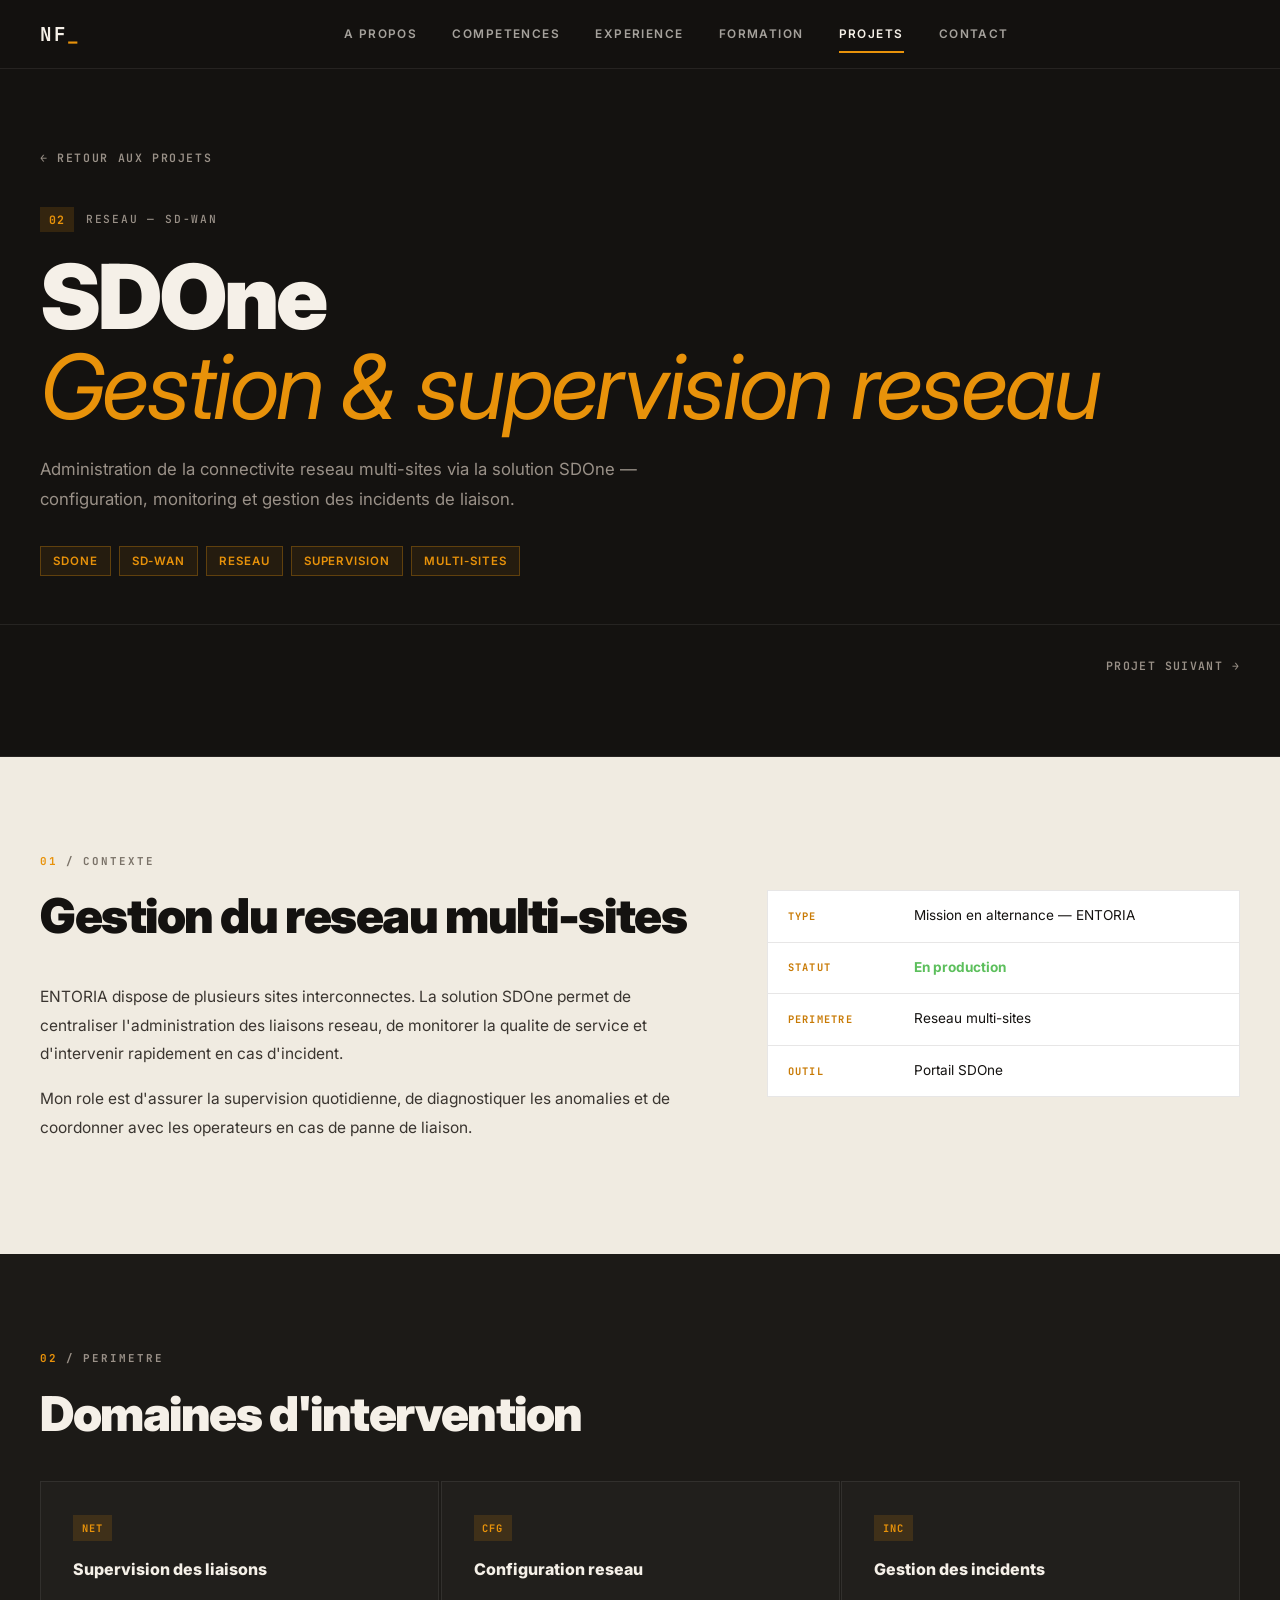
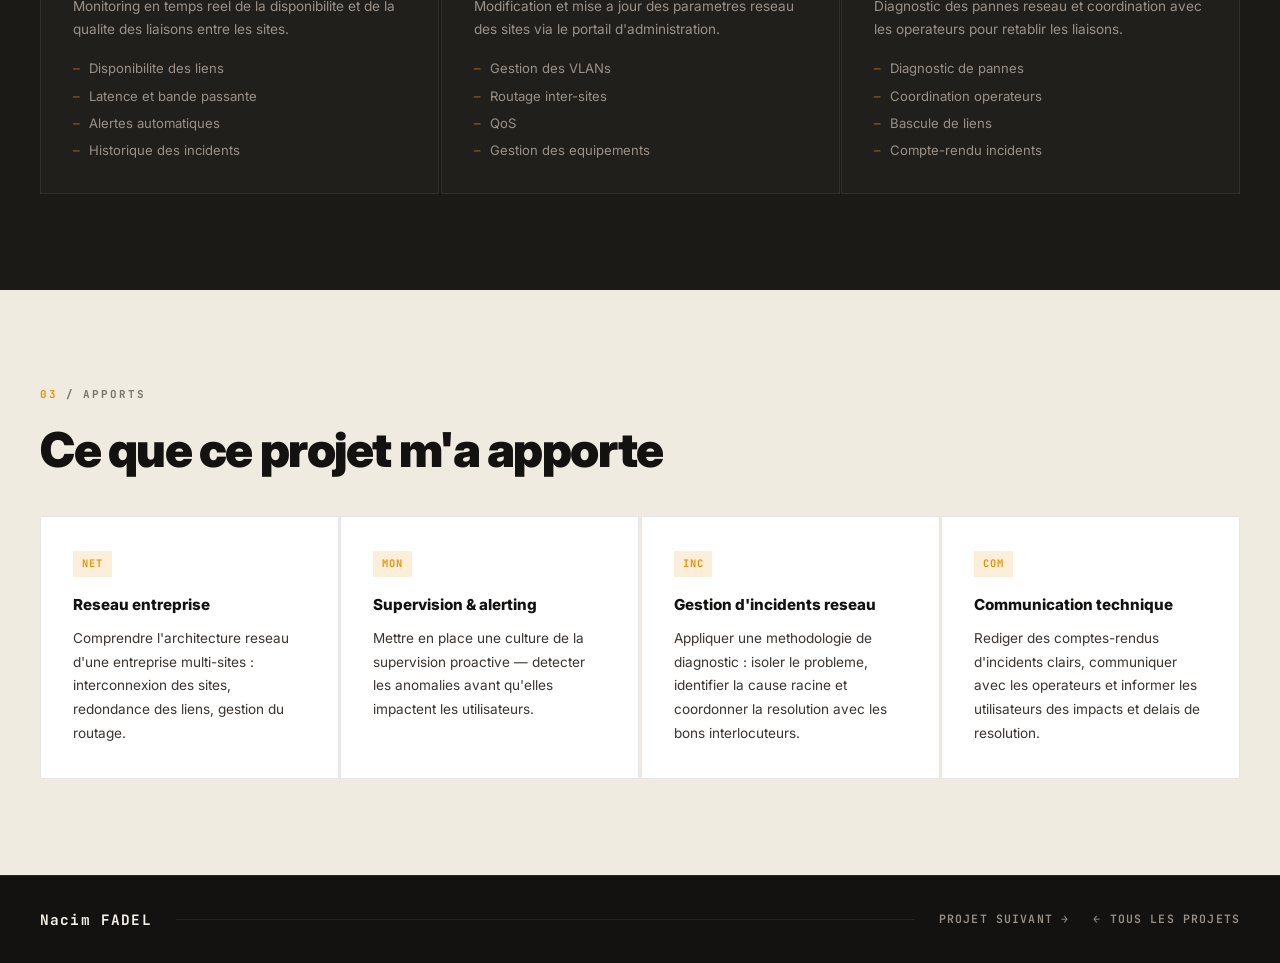
<file: projects/sdone.html>
<!DOCTYPE html>
<html lang="fr">
<head>
    <meta charset="UTF-8">
    <meta name="viewport" content="width=device-width, initial-scale=1.0">
    <title>SDOne — Nacim FADEL</title>
    <link rel="preconnect" href="https://fonts.googleapis.com">
    <link rel="preconnect" href="https://fonts.gstatic.com" crossorigin>
    <link href="https://fonts.googleapis.com/css2?family=Inter:wght@400;500;600;700;800;900&family=JetBrains+Mono:wght@400;500;700&display=swap" rel="stylesheet">
    <link rel="stylesheet" href="../css/style.css">
    <link rel="stylesheet" href="../css/project.css">
</head>
<body>

    <nav class="navbar scrolled" id="navbar">
        <div class="nav-inner">
            <a href="../index.html" class="nav-logo">NF<span class="accent">_</span></a>
            <ul class="nav-links" id="navLinks">
                <li><a href="../index.html#about">A Propos</a></li>
                <li><a href="../index.html#skills">Competences</a></li>
                <li><a href="../index.html#experience">Experience</a></li>
                <li><a href="../index.html#education">Formation</a></li>
                <li><a href="../index.html#projects" class="active">Projets</a></li>
                <li><a href="../index.html#contact">Contact</a></li>
            </ul>
            <button class="nav-toggle" id="navToggle" aria-label="Menu">
                <span></span><span></span><span></span>
            </button>
        </div>
    </nav>

    <header class="proj-hero">
        <div class="proj-hero-inner">
            <a href="../index.html#projects" class="back-link">&larr; Retour aux projets</a>
            <div class="proj-hero-meta">
                <span class="proj-hero-num">02</span>
                <span class="proj-hero-cat">Reseau — SD-WAN</span>
            </div>
            <h1 class="proj-hero-title">SDOne<br><em>Gestion &amp; supervision reseau</em></h1>
            <p class="proj-hero-sub">Administration de la connectivite reseau multi-sites via la solution SDOne — configuration, monitoring et gestion des incidents de liaison.</p>
            <div class="proj-hero-tags">
                <span>SDOne</span>
                <span>SD-WAN</span>
                <span>Reseau</span>
                <span>Supervision</span>
                <span>Multi-sites</span>
            </div>
        </div>
        <div class="proj-hero-nav">
            <a href="jira-glpi.html" class="proj-nav-next">Projet suivant &rarr;</a>
        </div>
    </header>

    <main class="proj-main">

        <section class="proj-section">
            <div class="proj-container">
                <div class="proj-sec-label">
                    <span class="proj-sec-num">01</span>
                    <span>/</span>
                    <span>CONTEXTE</span>
                </div>
                <div class="proj-two-col">
                    <div>
                        <h2 class="proj-sec-title">Gestion du reseau multi-sites</h2>
                        <p>ENTORIA dispose de plusieurs sites interconnectes. La solution SDOne permet de centraliser l'administration des liaisons reseau, de monitorer la qualite de service et d'intervenir rapidement en cas d'incident.</p>
                        <p>Mon role est d'assurer la supervision quotidienne, de diagnostiquer les anomalies et de coordonner avec les operateurs en cas de panne de liaison.</p>
                    </div>
                    <div class="proj-info-box">
                        <div class="proj-info-row">
                            <span class="proj-info-label">Type</span>
                            <span>Mission en alternance — ENTORIA</span>
                        </div>
                        <div class="proj-info-row">
                            <span class="proj-info-label">Statut</span>
                            <span class="status-active">En production</span>
                        </div>
                        <div class="proj-info-row">
                            <span class="proj-info-label">Perimetre</span>
                            <span>Reseau multi-sites</span>
                        </div>
                        <div class="proj-info-row">
                            <span class="proj-info-label">Outil</span>
                            <span>Portail SDOne</span>
                        </div>
                    </div>
                </div>
            </div>
        </section>

        <section class="proj-section proj-section-dark">
            <div class="proj-container">
                <div class="proj-sec-label light">
                    <span class="proj-sec-num">02</span>
                    <span>/</span>
                    <span>PERIMETRE</span>
                </div>
                <h2 class="proj-sec-title light">Domaines d'intervention</h2>
                <div class="infra-grid">
                    <div class="infra-card">
                        <div class="infra-icon">NET</div>
                        <h3>Supervision des liaisons</h3>
                        <p>Monitoring en temps reel de la disponibilite et de la qualite des liaisons entre les sites.</p>
                        <ul>
                            <li>Disponibilite des liens</li>
                            <li>Latence et bande passante</li>
                            <li>Alertes automatiques</li>
                            <li>Historique des incidents</li>
                        </ul>
                    </div>
                    <div class="infra-card">
                        <div class="infra-icon">CFG</div>
                        <h3>Configuration reseau</h3>
                        <p>Modification et mise a jour des parametres reseau des sites via le portail d'administration.</p>
                        <ul>
                            <li>Gestion des VLANs</li>
                            <li>Routage inter-sites</li>
                            <li>QoS</li>
                            <li>Gestion des equipements</li>
                        </ul>
                    </div>
                    <div class="infra-card">
                        <div class="infra-icon">INC</div>
                        <h3>Gestion des incidents</h3>
                        <p>Diagnostic des pannes reseau et coordination avec les operateurs pour retablir les liaisons.</p>
                        <ul>
                            <li>Diagnostic de pannes</li>
                            <li>Coordination operateurs</li>
                            <li>Bascule de liens</li>
                            <li>Compte-rendu incidents</li>
                        </ul>
                    </div>
                </div>
            </div>
        </section>

        <section class="proj-section">
            <div class="proj-container">
                <div class="proj-sec-label">
                    <span class="proj-sec-num">03</span>
                    <span>/</span>
                    <span>APPORTS</span>
                </div>
                <h2 class="proj-sec-title">Ce que ce projet m'a apporte</h2>
                <div class="learnings-grid">
                    <div class="learning-card">
                        <div class="learning-icon">NET</div>
                        <h3>Reseau entreprise</h3>
                        <p>Comprendre l'architecture reseau d'une entreprise multi-sites : interconnexion des sites, redondance des liens, gestion du routage.</p>
                    </div>
                    <div class="learning-card">
                        <div class="learning-icon">MON</div>
                        <h3>Supervision &amp; alerting</h3>
                        <p>Mettre en place une culture de la supervision proactive — detecter les anomalies avant qu'elles impactent les utilisateurs.</p>
                    </div>
                    <div class="learning-card">
                        <div class="learning-icon">INC</div>
                        <h3>Gestion d'incidents reseau</h3>
                        <p>Appliquer une methodologie de diagnostic : isoler le probleme, identifier la cause racine et coordonner la resolution avec les bons interlocuteurs.</p>
                    </div>
                    <div class="learning-card">
                        <div class="learning-icon">COM</div>
                        <h3>Communication technique</h3>
                        <p>Rediger des comptes-rendus d'incidents clairs, communiquer avec les operateurs et informer les utilisateurs des impacts et delais de resolution.</p>
                    </div>
                </div>
            </div>
        </section>

    </main>

    <footer class="footer">
        <div class="footer-inner">
            <span class="footer-name">Nacim FADEL</span>
            <span class="footer-line"></span>
            <div style="display:flex; gap:1.5rem; align-items:center">
                <a href="jira-glpi.html" class="footer-proj-link">Projet suivant &rarr;</a>
                <a href="../index.html#projects" class="footer-proj-link">&larr; Tous les projets</a>
            </div>
        </div>
    </footer>

    <script src="../js/project.js"></script>
</body>
</html>
</file>
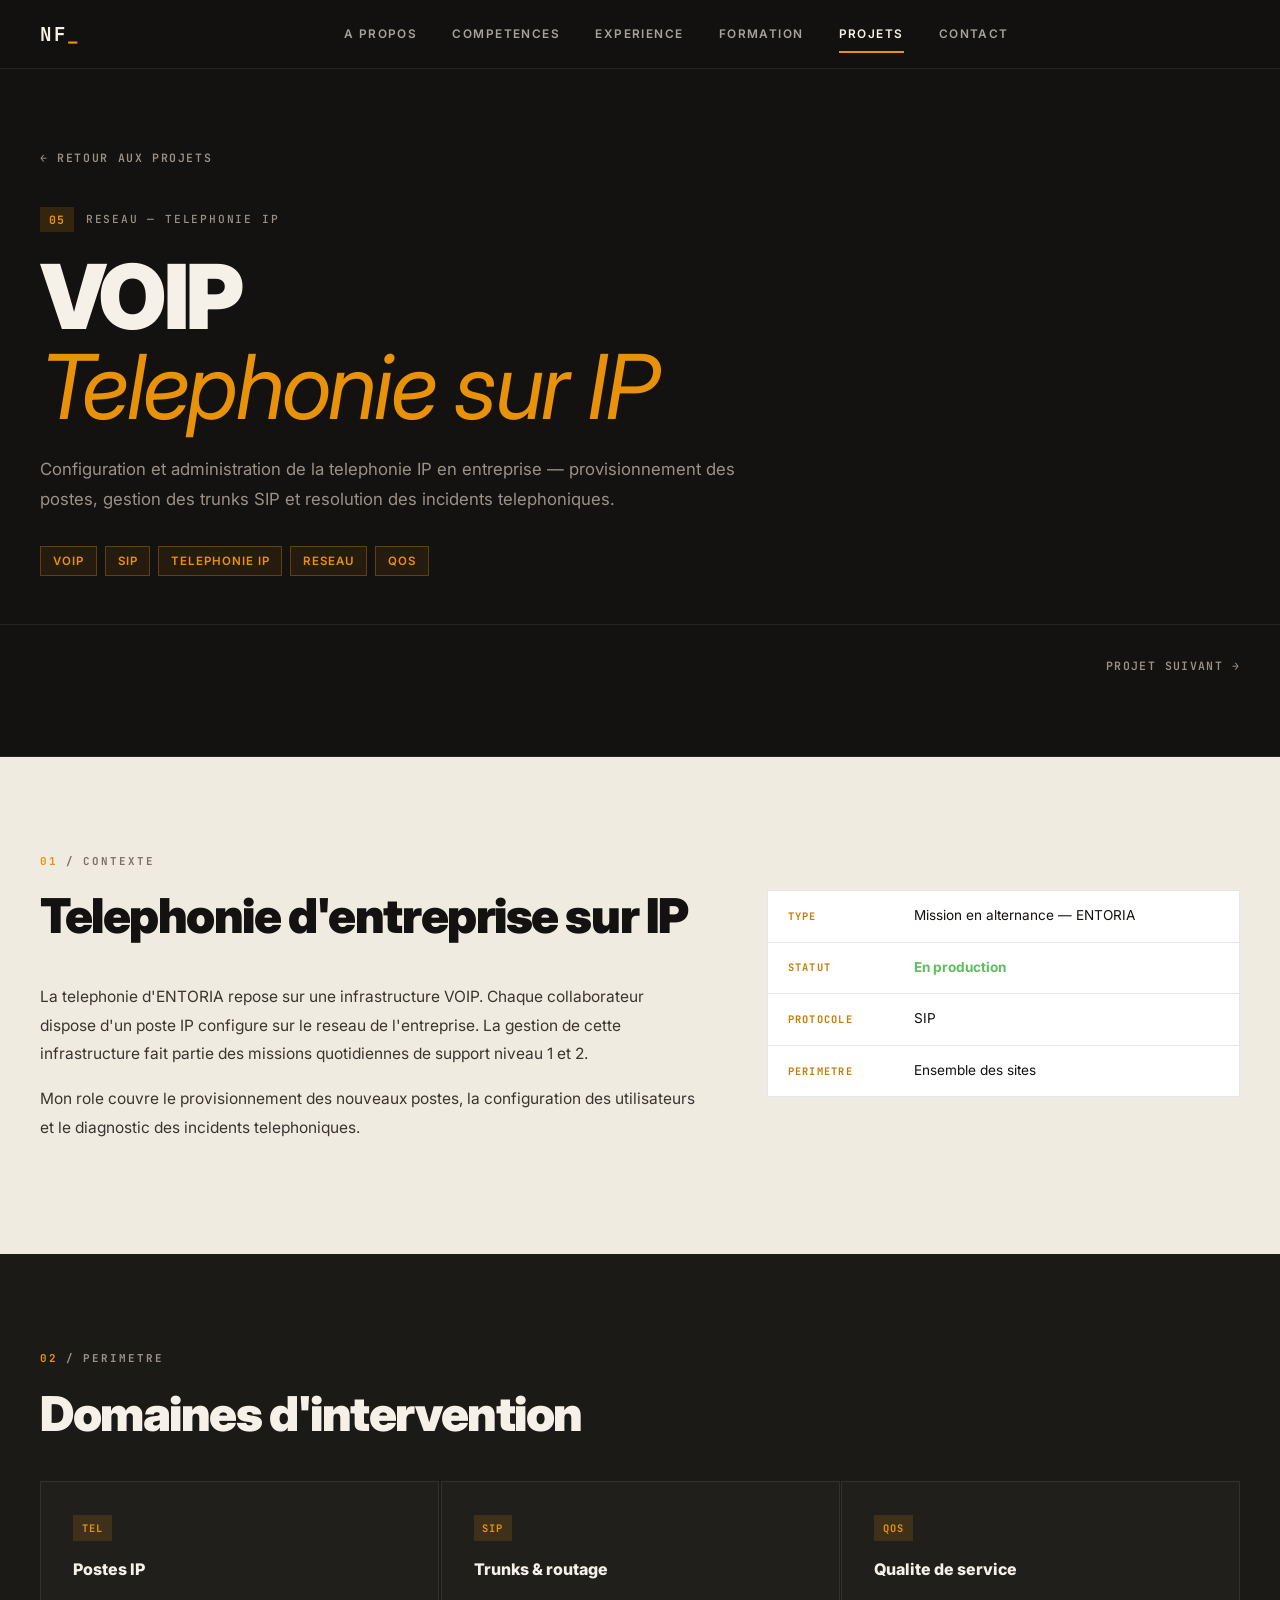
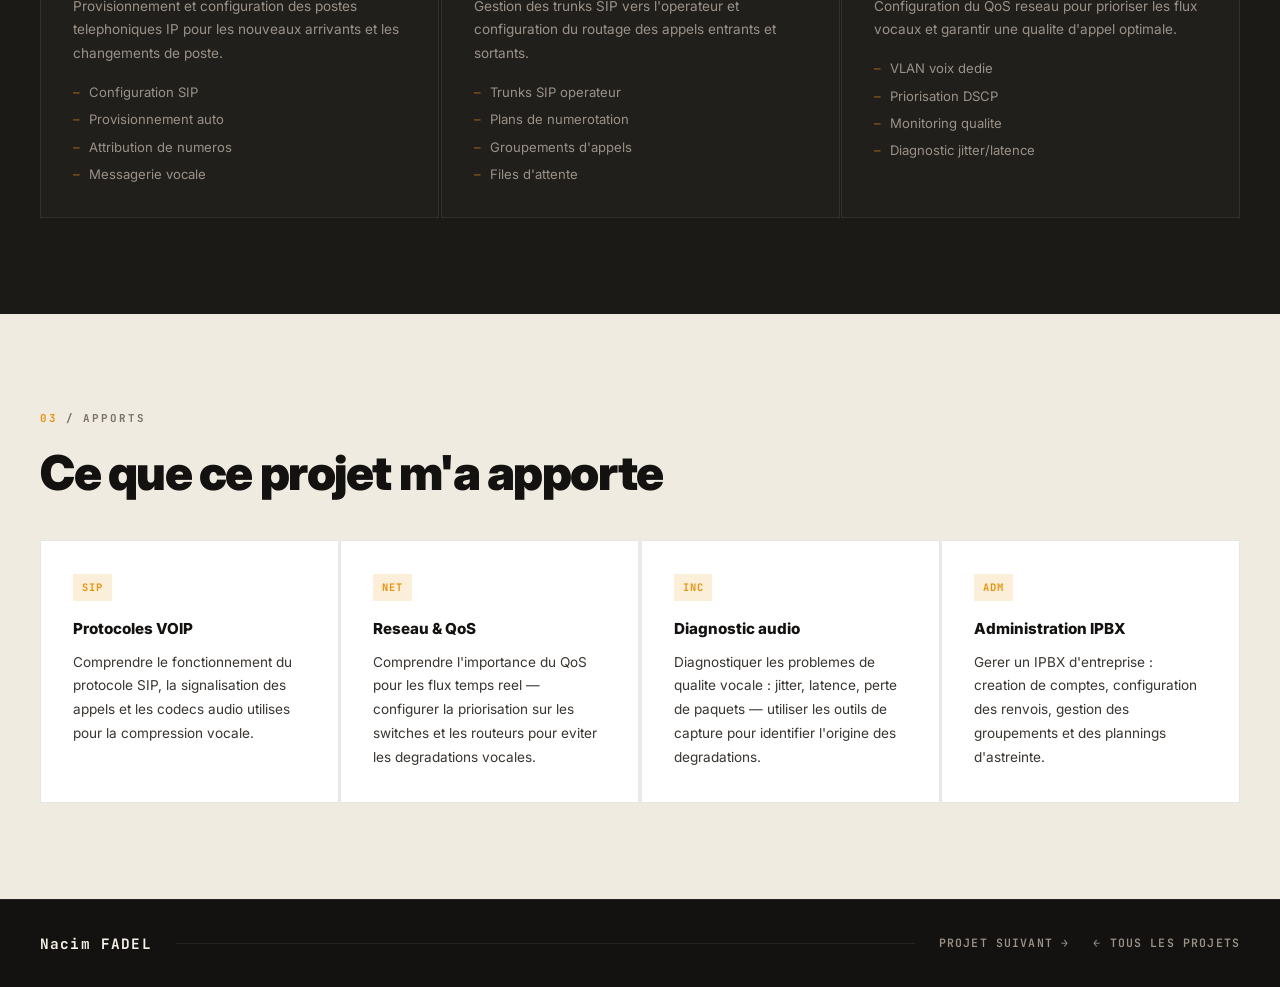
<file: projects/voip.html>
<!DOCTYPE html>
<html lang="fr">
<head>
    <meta charset="UTF-8">
    <meta name="viewport" content="width=device-width, initial-scale=1.0">
    <title>VOIP — Nacim FADEL</title>
    <link rel="preconnect" href="https://fonts.googleapis.com">
    <link rel="preconnect" href="https://fonts.gstatic.com" crossorigin>
    <link href="https://fonts.googleapis.com/css2?family=Inter:wght@400;500;600;700;800;900&family=JetBrains+Mono:wght@400;500;700&display=swap" rel="stylesheet">
    <link rel="stylesheet" href="../css/style.css">
    <link rel="stylesheet" href="../css/project.css">
</head>
<body>

    <nav class="navbar scrolled" id="navbar">
        <div class="nav-inner">
            <a href="../index.html" class="nav-logo">NF<span class="accent">_</span></a>
            <ul class="nav-links" id="navLinks">
                <li><a href="../index.html#about">A Propos</a></li>
                <li><a href="../index.html#skills">Competences</a></li>
                <li><a href="../index.html#experience">Experience</a></li>
                <li><a href="../index.html#education">Formation</a></li>
                <li><a href="../index.html#projects" class="active">Projets</a></li>
                <li><a href="../index.html#contact">Contact</a></li>
            </ul>
            <button class="nav-toggle" id="navToggle" aria-label="Menu">
                <span></span><span></span><span></span>
            </button>
        </div>
    </nav>

    <header class="proj-hero">
        <div class="proj-hero-inner">
            <a href="../index.html#projects" class="back-link">&larr; Retour aux projets</a>
            <div class="proj-hero-meta">
                <span class="proj-hero-num">05</span>
                <span class="proj-hero-cat">Reseau — Telephonie IP</span>
            </div>
            <h1 class="proj-hero-title">VOIP<br><em>Telephonie sur IP</em></h1>
            <p class="proj-hero-sub">Configuration et administration de la telephonie IP en entreprise — provisionnement des postes, gestion des trunks SIP et resolution des incidents telephoniques.</p>
            <div class="proj-hero-tags">
                <span>VOIP</span>
                <span>SIP</span>
                <span>Telephonie IP</span>
                <span>Reseau</span>
                <span>QoS</span>
            </div>
        </div>
        <div class="proj-hero-nav">
            <a href="forticlient.html" class="proj-nav-next">Projet suivant &rarr;</a>
        </div>
    </header>

    <main class="proj-main">

        <section class="proj-section">
            <div class="proj-container">
                <div class="proj-sec-label">
                    <span class="proj-sec-num">01</span>
                    <span>/</span>
                    <span>CONTEXTE</span>
                </div>
                <div class="proj-two-col">
                    <div>
                        <h2 class="proj-sec-title">Telephonie d'entreprise sur IP</h2>
                        <p>La telephonie d'ENTORIA repose sur une infrastructure VOIP. Chaque collaborateur dispose d'un poste IP configure sur le reseau de l'entreprise. La gestion de cette infrastructure fait partie des missions quotidiennes de support niveau 1 et 2.</p>
                        <p>Mon role couvre le provisionnement des nouveaux postes, la configuration des utilisateurs et le diagnostic des incidents telephoniques.</p>
                    </div>
                    <div class="proj-info-box">
                        <div class="proj-info-row">
                            <span class="proj-info-label">Type</span>
                            <span>Mission en alternance — ENTORIA</span>
                        </div>
                        <div class="proj-info-row">
                            <span class="proj-info-label">Statut</span>
                            <span class="status-active">En production</span>
                        </div>
                        <div class="proj-info-row">
                            <span class="proj-info-label">Protocole</span>
                            <span>SIP</span>
                        </div>
                        <div class="proj-info-row">
                            <span class="proj-info-label">Perimetre</span>
                            <span>Ensemble des sites</span>
                        </div>
                    </div>
                </div>
            </div>
        </section>

        <section class="proj-section proj-section-dark">
            <div class="proj-container">
                <div class="proj-sec-label light">
                    <span class="proj-sec-num">02</span>
                    <span>/</span>
                    <span>PERIMETRE</span>
                </div>
                <h2 class="proj-sec-title light">Domaines d'intervention</h2>
                <div class="infra-grid">
                    <div class="infra-card">
                        <div class="infra-icon">TEL</div>
                        <h3>Postes IP</h3>
                        <p>Provisionnement et configuration des postes telephoniques IP pour les nouveaux arrivants et les changements de poste.</p>
                        <ul>
                            <li>Configuration SIP</li>
                            <li>Provisionnement auto</li>
                            <li>Attribution de numeros</li>
                            <li>Messagerie vocale</li>
                        </ul>
                    </div>
                    <div class="infra-card">
                        <div class="infra-icon">SIP</div>
                        <h3>Trunks &amp; routage</h3>
                        <p>Gestion des trunks SIP vers l'operateur et configuration du routage des appels entrants et sortants.</p>
                        <ul>
                            <li>Trunks SIP operateur</li>
                            <li>Plans de numerotation</li>
                            <li>Groupements d'appels</li>
                            <li>Files d'attente</li>
                        </ul>
                    </div>
                    <div class="infra-card">
                        <div class="infra-icon">QOS</div>
                        <h3>Qualite de service</h3>
                        <p>Configuration du QoS reseau pour prioriser les flux vocaux et garantir une qualite d'appel optimale.</p>
                        <ul>
                            <li>VLAN voix dedie</li>
                            <li>Priorisation DSCP</li>
                            <li>Monitoring qualite</li>
                            <li>Diagnostic jitter/latence</li>
                        </ul>
                    </div>
                </div>
            </div>
        </section>

        <section class="proj-section">
            <div class="proj-container">
                <div class="proj-sec-label">
                    <span class="proj-sec-num">03</span>
                    <span>/</span>
                    <span>APPORTS</span>
                </div>
                <h2 class="proj-sec-title">Ce que ce projet m'a apporte</h2>
                <div class="learnings-grid">
                    <div class="learning-card">
                        <div class="learning-icon">SIP</div>
                        <h3>Protocoles VOIP</h3>
                        <p>Comprendre le fonctionnement du protocole SIP, la signalisation des appels et les codecs audio utilises pour la compression vocale.</p>
                    </div>
                    <div class="learning-card">
                        <div class="learning-icon">NET</div>
                        <h3>Reseau &amp; QoS</h3>
                        <p>Comprendre l'importance du QoS pour les flux temps reel — configurer la priorisation sur les switches et les routeurs pour eviter les degradations vocales.</p>
                    </div>
                    <div class="learning-card">
                        <div class="learning-icon">INC</div>
                        <h3>Diagnostic audio</h3>
                        <p>Diagnostiquer les problemes de qualite vocale : jitter, latence, perte de paquets — utiliser les outils de capture pour identifier l'origine des degradations.</p>
                    </div>
                    <div class="learning-card">
                        <div class="learning-icon">ADM</div>
                        <h3>Administration IPBX</h3>
                        <p>Gerer un IPBX d'entreprise : creation de comptes, configuration des renvois, gestion des groupements et des plannings d'astreinte.</p>
                    </div>
                </div>
            </div>
        </section>

    </main>

    <footer class="footer">
        <div class="footer-inner">
            <span class="footer-name">Nacim FADEL</span>
            <span class="footer-line"></span>
            <div style="display:flex; gap:1.5rem; align-items:center">
                <a href="forticlient.html" class="footer-proj-link">Projet suivant &rarr;</a>
                <a href="../index.html#projects" class="footer-proj-link">&larr; Tous les projets</a>
            </div>
        </div>
    </footer>

    <script src="../js/project.js"></script>
</body>
</html>
</file>
<file: css/style.css>
/* ================================================================
   NACIM FADEL — Portfolio
   Style: Paris Urban Tech — Costaud, Structure, Efficace
   Palette: Anthracite fonce + Blanc chaud + Ambre vif
   ================================================================ */

/* ---- VARIABLES ---- */
:root {
    --bg-light:     #F0EBE1;
    --bg-mid:       #E4DDD1;
    --bg-dark:      #141210;
    --bg-dark2:     #1C1A17;
    --bg-dark3:     #232018;
    --amber:        #E8920A;
    --amber-dim:    #C87A05;
    --amber-pale:   rgba(232, 146, 10, 0.15);
    --white:        #F5F0E8;
    --text-dark:    #141210;
    --text-body:    #3A3530;
    --text-muted:   #7A7268;
    --text-light:   #F5F0E8;
    --text-dim:     #9A9188;
    --border-l:     rgba(20,18,16,0.10);
    --border-d:     rgba(245,240,232,0.08);
    --shadow:       0 4px 24px rgba(0,0,0,0.12);
    --shadow-lg:    0 10px 50px rgba(0,0,0,0.22);
    --ff:           'Inter', system-ui, sans-serif;
    --ff-mono:      'JetBrains Mono', monospace;
    --ease:         cubic-bezier(0.4, 0, 0.2, 1);
}

/* ---- RESET ---- */
*, *::before, *::after { margin:0; padding:0; box-sizing:border-box; }

html {
    scroll-behavior: smooth;
    scroll-padding-top: 72px;
}

body {
    font-family: var(--ff);
    background: var(--bg-light);
    color: var(--text-dark);
    line-height: 1.6;
    overflow-x: hidden;
    -webkit-font-smoothing: antialiased;
}

/* ================================================================
   NAVBAR
   ================================================================ */
.navbar {
    position: fixed;
    top: 0; left: 0; right: 0;
    z-index: 1000;
    transition: background 0.3s var(--ease), border-color 0.3s var(--ease);
}

.navbar.scrolled {
    background: rgba(20, 18, 16, 0.97);
    backdrop-filter: blur(12px);
    border-bottom: 1px solid var(--border-d);
}

.nav-inner {
    max-width: 1280px;
    margin: 0 auto;
    padding: 0 2.5rem;
    height: 68px;
    display: flex;
    align-items: center;
    justify-content: space-between;
    gap: 2rem;
}

.nav-logo {
    font-family: var(--ff-mono);
    font-size: 1.2rem;
    font-weight: 700;
    color: var(--text-light);
    text-decoration: none;
    letter-spacing: 0.08em;
    flex-shrink: 0;
}
.nav-logo .accent { color: var(--amber); }

.nav-links {
    display: flex;
    list-style: none;
    gap: 0;
    margin: 0 auto;
}

.nav-links a {
    display: block;
    padding: 0.5rem 1.1rem;
    color: rgba(245, 240, 232, 0.65);
    text-decoration: none;
    font-size: 0.74rem;
    font-weight: 600;
    letter-spacing: 0.12em;
    text-transform: uppercase;
    transition: color 0.25s var(--ease);
    position: relative;
}
.nav-links a::after {
    content: '';
    position: absolute;
    bottom: -2px; left: 1.1rem; right: 1.1rem;
    height: 2px;
    background: var(--amber);
    transform: scaleX(0);
    transition: transform 0.25s var(--ease);
}
.nav-links a:hover,
.nav-links a.active { color: var(--white); }
.nav-links a:hover::after,
.nav-links a.active::after { transform: scaleX(1); }

.nav-toggle {
    display: none;
    flex-direction: column;
    gap: 5px;
    background: none;
    border: none;
    cursor: pointer;
    padding: 4px;
    flex-shrink: 0;
}
.nav-toggle span {
    display: block;
    width: 22px; height: 2px;
    background: var(--text-light);
    transition: transform 0.3s var(--ease), opacity 0.3s var(--ease);
}
.nav-toggle.open span:nth-child(1) { transform: translateY(7px) rotate(45deg); }
.nav-toggle.open span:nth-child(2) { opacity: 0; }
.nav-toggle.open span:nth-child(3) { transform: translateY(-7px) rotate(-45deg); }

/* ================================================================
   HERO
   ================================================================ */
.hero {
    position: relative;
    min-height: 100vh;
    background: var(--bg-dark);
    display: flex;
    align-items: center;
    overflow: hidden;
    padding-top: 68px;
}

#heroCanvas {
    position: absolute;
    inset: 0;
    width: 100%;
    height: 100%;
    opacity: 0.14;
}

.hero-inner {
    position: relative;
    z-index: 2;
    max-width: 1280px;
    margin: 0 auto;
    padding: 0 2.5rem;
    width: 100%;
}

.hero-tag {
    display: inline-flex;
    align-items: center;
    gap: 0.6rem;
    font-family: var(--ff-mono);
    font-size: 0.72rem;
    letter-spacing: 0.16em;
    text-transform: uppercase;
    color: var(--amber);
    margin-bottom: 1.75rem;
}
.tag-dot {
    width: 7px; height: 7px;
    background: var(--amber);
    border-radius: 50%;
    animation: blink 1.6s ease-in-out infinite;
}
@keyframes blink {
    0%, 100% { opacity: 1; }
    50% { opacity: 0.2; }
}

.hero-title {
    display: block;
    font-size: clamp(5rem, 12vw, 10rem);
    font-weight: 900;
    line-height: 0.92;
    letter-spacing: -0.03em;
    margin-bottom: 1.75rem;
}
.hero-first {
    display: block;
    color: rgba(245, 240, 232, 0.20);
    -webkit-text-stroke: 1px rgba(245, 240, 232, 0.35);
}
.hero-last {
    display: block;
    color: var(--white);
}

.hero-roles {
    margin-bottom: 0.75rem;
}
.role {
    font-family: var(--ff-mono);
    font-size: clamp(1rem, 2.5vw, 1.3rem);
    font-weight: 500;
    color: var(--amber);
    letter-spacing: 0.04em;
}

.hero-desc {
    font-size: 0.82rem;
    letter-spacing: 0.16em;
    text-transform: uppercase;
    color: var(--text-dim);
    margin-bottom: 3rem;
}

.hero-actions {
    display: flex;
    gap: 1rem;
    flex-wrap: wrap;
    margin-bottom: 4rem;
}

.hero-stats {
    display: flex;
    align-items: center;
    gap: 2rem;
    flex-wrap: wrap;
}
.stat {
    display: flex;
    flex-direction: column;
    gap: 0.2rem;
}
.stat-num {
    font-size: 1.6rem;
    font-weight: 900;
    color: var(--white);
    letter-spacing: -0.02em;
    line-height: 1;
}
.stat-label {
    font-family: var(--ff-mono);
    font-size: 0.65rem;
    text-transform: uppercase;
    letter-spacing: 0.14em;
    color: var(--text-dim);
}
.stat-sep {
    width: 1px;
    height: 36px;
    background: var(--border-d);
}

.hero-scroll {
    position: absolute;
    bottom: 2.5rem;
    left: 2.5rem;
    display: flex;
    align-items: center;
    z-index: 2;
}
.scroll-bar {
    width: 1px;
    height: 60px;
    background: linear-gradient(to bottom, var(--amber), transparent);
    animation: scrollDrop 2s ease-in-out infinite;
}
@keyframes scrollDrop {
    0%, 100% { transform: scaleY(1); opacity: 1; }
    50% { transform: scaleY(0.5); opacity: 0.4; }
}

/* ================================================================
   BUTTONS
   ================================================================ */
.btn {
    display: inline-flex;
    align-items: center;
    justify-content: center;
    padding: 0.85rem 2rem;
    font-size: 0.78rem;
    font-weight: 700;
    letter-spacing: 0.12em;
    text-transform: uppercase;
    text-decoration: none;
    border: 2px solid transparent;
    cursor: pointer;
    position: relative;
    overflow: hidden;
    transition: color 0.3s var(--ease), background 0.3s var(--ease),
                border-color 0.3s var(--ease), box-shadow 0.3s var(--ease),
                transform 0.2s var(--ease);
}
.btn:hover { transform: translateY(-2px); }

.btn-fill {
    background: var(--amber);
    color: var(--bg-dark);
    border-color: var(--amber);
}
.btn-fill:hover {
    background: #F5A020;
    border-color: #F5A020;
    box-shadow: 0 6px 24px rgba(232, 146, 10, 0.40);
}

.btn-ghost {
    background: transparent;
    color: var(--white);
    border-color: rgba(245, 240, 232, 0.25);
}
.btn-ghost:hover {
    border-color: var(--amber);
    color: var(--amber);
}

.btn-large { padding: 1rem 2.75rem; font-size: 0.82rem; }

/* ================================================================
   SECTIONS
   ================================================================ */
.section-light { background: var(--bg-light); }
.section-dark  { background: var(--bg-dark2); }

.container {
    max-width: 1280px;
    margin: 0 auto;
    padding: 7rem 2.5rem;
}

/* Section label "01 / NOM" */
.sec-label {
    display: flex;
    align-items: center;
    gap: 0.5rem;
    margin-bottom: 1.5rem;
    font-family: var(--ff-mono);
}
.sec-num {
    font-size: 0.75rem;
    font-weight: 700;
    color: var(--amber);
    letter-spacing: 0.1em;
}
.sec-slash {
    color: var(--text-muted);
    font-size: 0.75rem;
}
.sec-name {
    font-size: 0.7rem;
    font-weight: 600;
    letter-spacing: 0.18em;
    color: var(--text-muted);
}
.section-dark .sec-name,
.section-dark .sec-slash { color: var(--text-dim); }

.sec-title {
    font-size: clamp(2rem, 5vw, 3.4rem);
    font-weight: 900;
    color: var(--text-dark);
    letter-spacing: -0.03em;
    line-height: 1.05;
    margin-bottom: 3.5rem;
}
.sec-title em { font-style: italic; font-weight: 400; color: var(--text-muted); }
.sec-title.light { color: var(--white); }
.sec-title.light em { color: var(--text-dim); }

/* ================================================================
   ABOUT
   ================================================================ */
.about-layout {
    display: grid;
    grid-template-columns: 1.4fr 1fr;
    gap: 5rem;
    align-items: start;
}

.about-intro {
    font-size: 1.1rem;
    font-weight: 500;
    color: var(--text-dark);
    line-height: 1.75;
    margin-bottom: 1.25rem;
}
.about-body {
    font-size: 0.95rem;
    color: var(--text-body);
    line-height: 1.85;
    margin-bottom: 1rem;
}

.chips {
    display: flex;
    flex-wrap: wrap;
    gap: 0.5rem;
    margin-top: 2rem;
}
.chip {
    padding: 0.35rem 0.9rem;
    border: 1.5px solid var(--border-l);
    background: transparent;
    font-size: 0.75rem;
    font-weight: 600;
    color: var(--text-body);
    letter-spacing: 0.06em;
    text-transform: uppercase;
    transition: border-color 0.25s var(--ease), color 0.25s var(--ease);
}
.chip:hover { border-color: var(--amber); color: var(--amber-dim); }

/* Info blocks */
.info-block {
    border: 1.5px solid var(--border-l);
    background: white;
    padding: 1.5rem;
}
.info-block-title {
    font-family: var(--ff-mono);
    font-size: 0.68rem;
    font-weight: 700;
    letter-spacing: 0.18em;
    text-transform: uppercase;
    color: var(--amber-dim);
    margin-bottom: 1rem;
}
.info-block-text {
    font-size: 0.9rem;
    color: var(--text-body);
    line-height: 1.7;
}

/* Language bars */
.lang-list { list-style: none; display: flex; flex-direction: column; gap: 0.85rem; }
.lang-list li {
    display: grid;
    grid-template-columns: 110px 1fr auto;
    align-items: center;
    gap: 0.75rem;
}
.lang-name { font-size: 0.85rem; font-weight: 600; color: var(--text-dark); }
.lang-bar {
    height: 3px;
    background: var(--bg-mid);
    position: relative;
    overflow: hidden;
}
.lang-bar span {
    position: absolute;
    left: 0; top: 0; bottom: 0;
    background: var(--amber);
    transition: width 1.2s var(--ease);
}
.lang-lvl {
    font-family: var(--ff-mono);
    font-size: 0.65rem;
    font-weight: 700;
    text-transform: uppercase;
    letter-spacing: 0.1em;
    color: var(--text-muted);
    white-space: nowrap;
}

.quick-link {
    display: block;
    font-size: 0.88rem;
    color: var(--amber-dim);
    text-decoration: none;
    margin-bottom: 0.4rem;
    transition: color 0.2s var(--ease);
    border-bottom: 1px solid transparent;
    width: fit-content;
}
.quick-link:hover { color: var(--amber); border-bottom-color: var(--amber); }

/* ================================================================
   SKILLS
   ================================================================ */
.skills-grid {
    display: grid;
    grid-template-columns: repeat(auto-fit, minmax(240px, 1fr));
    gap: 1.5px;
    border: 1.5px solid var(--border-d);
}

.skill-block {
    padding: 2rem;
    border: 1.5px solid var(--border-d);
    background: rgba(255,255,255,0.02);
    transition: background 0.3s var(--ease);
    position: relative;
    overflow: hidden;
}
.skill-block::before {
    content: '';
    position: absolute;
    top: 0; left: 0;
    width: 3px; height: 0;
    background: var(--amber);
    transition: height 0.4s var(--ease);
}
.skill-block:hover { background: rgba(232, 146, 10, 0.05); }
.skill-block:hover::before { height: 100%; }

.skill-block-header {
    display: flex;
    align-items: center;
    gap: 1rem;
    margin-bottom: 1.5rem;
}
.skill-ico {
    font-family: var(--ff-mono);
    font-size: 0.68rem;
    font-weight: 700;
    letter-spacing: 0.1em;
    color: var(--amber);
    background: var(--amber-pale);
    padding: 0.3rem 0.55rem;
    flex-shrink: 0;
}
.skill-block-header h3 {
    font-size: 0.95rem;
    font-weight: 700;
    color: var(--text-light);
    letter-spacing: 0.02em;
}

.skill-list {
    list-style: none;
    display: flex;
    flex-direction: column;
    gap: 0.6rem;
}
.skill-list li {
    font-size: 0.85rem;
    color: var(--text-dim);
    padding-left: 1rem;
    position: relative;
    transition: color 0.2s var(--ease);
}
.skill-list li::before {
    content: '>';
    position: absolute;
    left: 0;
    color: var(--amber);
    font-family: var(--ff-mono);
    font-size: 0.75rem;
    opacity: 0.5;
}
.skill-block:hover .skill-list li { color: var(--text-dim); }
.skill-block:hover .skill-list li::before { opacity: 1; }

/* ================================================================
   TIMELINE — EXPERIENCE
   ================================================================ */
.timeline {
    display: flex;
    flex-direction: column;
    gap: 0;
    position: relative;
}
.timeline::before {
    content: '';
    position: absolute;
    left: 180px;
    top: 0; bottom: 0;
    width: 1px;
    background: var(--border-l);
}

.tl-item {
    display: grid;
    grid-template-columns: 180px 24px 1fr;
    gap: 0 0;
    padding-bottom: 2.5rem;
    align-items: start;
}
.tl-item:last-child { padding-bottom: 0; }

.tl-side {
    padding-right: 1.5rem;
    padding-top: 0.15rem;
    display: flex;
    flex-direction: column;
    gap: 0.4rem;
    align-items: flex-end;
    text-align: right;
}
.tl-date {
    font-family: var(--ff-mono);
    font-size: 0.7rem;
    font-weight: 500;
    color: var(--text-muted);
    letter-spacing: 0.08em;
}
.tl-badge {
    display: inline-block;
    padding: 0.15rem 0.45rem;
    font-size: 0.6rem;
    font-weight: 700;
    letter-spacing: 0.1em;
}
.tl-badge.current { background: var(--amber); color: var(--bg-dark); }

.tl-dot {
    width: 12px; height: 12px;
    background: var(--amber);
    border: 2px solid var(--bg-light);
    box-shadow: 0 0 0 2px var(--amber);
    margin-top: 0.2rem;
    transition: transform 0.25s var(--ease), box-shadow 0.25s var(--ease);
    flex-shrink: 0;
}
.tl-item:hover .tl-dot {
    transform: scale(1.35);
    box-shadow: 0 0 0 4px rgba(232,146,10,0.25);
}

.tl-body {
    padding-left: 2rem;
    padding-bottom: 2rem;
    border-bottom: 1px solid var(--border-l);
}
.tl-item:last-child .tl-body { border-bottom: none; }

.tl-head {
    display: flex;
    align-items: baseline;
    flex-wrap: wrap;
    gap: 0.5rem 1rem;
    margin-bottom: 0.75rem;
}
.tl-title {
    font-size: 1.05rem;
    font-weight: 800;
    color: var(--text-dark);
    letter-spacing: -0.01em;
}
.tl-company {
    font-size: 0.82rem;
    font-weight: 700;
    color: var(--amber-dim);
    text-transform: uppercase;
    letter-spacing: 0.08em;
}
.tl-type {
    font-family: var(--ff-mono);
    font-size: 0.68rem;
    color: var(--text-muted);
    border: 1px solid var(--border-l);
    padding: 0.1rem 0.45rem;
}

.tl-desc {
    font-size: 0.88rem;
    color: var(--text-body);
    line-height: 1.8;
    margin-bottom: 1rem;
}

.tl-tags { display: flex; flex-wrap: wrap; gap: 0.4rem; }
.tl-tags span {
    padding: 0.2rem 0.6rem;
    background: var(--bg-mid);
    font-size: 0.7rem;
    font-weight: 600;
    color: var(--text-muted);
    letter-spacing: 0.05em;
    text-transform: uppercase;
}

/* ================================================================
   EDUCATION
   ================================================================ */
.edu-grid {
    display: grid;
    grid-template-columns: repeat(auto-fit, minmax(340px, 1fr));
    gap: 2px;
    max-width: 900px;
}

.edu-card {
    padding: 2.5rem;
    border: 1.5px solid var(--border-d);
    background: rgba(255,255,255,0.025);
    position: relative;
    transition: background 0.3s var(--ease), border-color 0.3s var(--ease);
    overflow: hidden;
}
.edu-card::after {
    content: '';
    position: absolute;
    bottom: 0; left: 0;
    width: 0; height: 3px;
    background: var(--amber);
    transition: width 0.4s var(--ease);
}
.edu-card:hover { background: rgba(232,146,10,0.04); border-color: rgba(232,146,10,0.25); }
.edu-card:hover::after { width: 100%; }

.edu-top {
    display: flex;
    align-items: center;
    justify-content: space-between;
    margin-bottom: 1.25rem;
}
.edu-badge {
    display: inline-block;
    padding: 0.22rem 0.65rem;
    font-size: 0.62rem;
    font-weight: 700;
    letter-spacing: 0.1em;
    text-transform: uppercase;
}
.edu-badge.current { background: var(--amber); color: var(--bg-dark); }
.edu-badge.obtained { background: rgba(100,200,100,0.15); color: #70C870; border: 1px solid rgba(100,200,100,0.25); }
.edu-year {
    font-family: var(--ff-mono);
    font-size: 0.7rem;
    color: var(--text-dim);
}

.edu-title {
    font-size: 1.5rem;
    font-weight: 900;
    color: var(--text-light);
    letter-spacing: -0.02em;
    line-height: 1.1;
    margin-bottom: 0.5rem;
}
.edu-school {
    font-family: var(--ff-mono);
    font-size: 0.75rem;
    font-weight: 700;
    letter-spacing: 0.14em;
    text-transform: uppercase;
    color: var(--amber);
    margin-bottom: 1rem;
}
.edu-desc {
    font-size: 0.88rem;
    color: var(--text-dim);
    line-height: 1.75;
    margin-bottom: 1.25rem;
}
.edu-modules { display: flex; flex-wrap: wrap; gap: 0.4rem; }
.edu-modules span {
    padding: 0.2rem 0.55rem;
    background: rgba(232,146,10,0.1);
    border: 1px solid rgba(232,146,10,0.2);
    font-size: 0.7rem;
    font-weight: 600;
    color: var(--amber);
    letter-spacing: 0.06em;
    text-transform: uppercase;
}

/* ================================================================
   PROJECTS
   ================================================================ */
.proj-grid {
    display: grid;
    grid-template-columns: repeat(auto-fit, minmax(300px, 1fr));
    gap: 2rem;
}

.proj-card {
    padding: 2.25rem;
    border: 1.5px solid var(--border-l);
    background: white;
    position: relative;
    overflow: hidden;
    transition: border-color 0.3s var(--ease), box-shadow 0.3s var(--ease), transform 0.25s var(--ease);
}
.proj-card::before {
    content: '';
    position: absolute;
    top: 0; left: 0; right: 0;
    height: 3px;
    background: var(--amber);
    transform: scaleX(0);
    transform-origin: left;
    transition: transform 0.4s var(--ease);
}
.proj-card:hover {
    border-color: var(--amber);
    box-shadow: var(--shadow-lg);
    transform: translateY(-6px);
}
.proj-card:hover::before { transform: scaleX(1); }

.proj-num {
    font-family: var(--ff-mono);
    font-size: 0.65rem;
    font-weight: 700;
    color: var(--amber);
    letter-spacing: 0.1em;
    margin-bottom: 0.75rem;
}
.proj-title {
    font-size: 1.05rem;
    font-weight: 800;
    color: var(--text-dark);
    letter-spacing: -0.01em;
    line-height: 1.35;
    margin-bottom: 0.85rem;
}
.proj-desc {
    font-size: 0.88rem;
    color: var(--text-body);
    line-height: 1.8;
    margin-bottom: 1.5rem;
}
.proj-stack { display: flex; flex-wrap: wrap; gap: 0.4rem; }
.proj-stack span {
    padding: 0.22rem 0.6rem;
    background: var(--bg-light);
    border: 1px solid var(--border-l);
    font-size: 0.7rem;
    font-weight: 600;
    color: var(--text-muted);
    letter-spacing: 0.06em;
    text-transform: uppercase;
}
.proj-cta {
    display: inline-flex;
    align-items: center;
    gap: 0.4rem;
    margin-top: 1.5rem;
    font-size: 0.78rem;
    font-weight: 700;
    letter-spacing: 0.1em;
    text-transform: uppercase;
    color: var(--amber-dim);
    transition: color 0.25s var(--ease), gap 0.25s var(--ease);
}
.proj-card:hover .proj-cta { color: var(--amber); gap: 0.7rem; }

/* ================================================================
   VEILLE TECHNOLOGIQUE
   ================================================================ */
.veille-header {
    display: flex;
    align-items: flex-end;
    justify-content: space-between;
    flex-wrap: wrap;
    gap: 1.5rem;
    margin-bottom: 2rem;
}
.veille-header .sec-title { margin-bottom: 0; }

.veille-status {
    display: flex;
    align-items: center;
    gap: 0.6rem;
    font-family: var(--ff-mono);
    font-size: 0.68rem;
    font-weight: 500;
    letter-spacing: 0.1em;
    color: var(--text-dim);
    text-transform: uppercase;
    padding-bottom: 0.4rem;
}
.veille-dot {
    width: 7px; height: 7px;
    border-radius: 50%;
    background: var(--text-dim);
    flex-shrink: 0;
}
.veille-dot.live { background: #5CBF5C; animation: blink 2s ease-in-out infinite; }
.veille-dot.error { background: #CF4F4F; }

.veille-refresh {
    background: none;
    border: 1px solid var(--border-d);
    color: var(--text-dim);
    font-size: 0.9rem;
    width: 26px; height: 26px;
    cursor: pointer;
    display: flex; align-items: center; justify-content: center;
    transition: color 0.2s var(--ease), border-color 0.2s var(--ease), transform 0.4s var(--ease);
}
.veille-refresh:hover { color: var(--amber); border-color: var(--amber); }
.veille-refresh.spinning { animation: spin 0.6s linear; }
@keyframes spin { to { transform: rotate(360deg); } }

/* Filtres */
.veille-filters {
    display: flex;
    gap: 0.5rem;
    flex-wrap: wrap;
    margin-bottom: 2rem;
}
.vf-btn {
    padding: 0.35rem 1rem;
    background: transparent;
    border: 1px solid var(--border-d);
    color: var(--text-dim);
    font-family: var(--ff-mono);
    font-size: 0.68rem;
    font-weight: 600;
    letter-spacing: 0.12em;
    text-transform: uppercase;
    cursor: pointer;
    transition: color 0.2s var(--ease), border-color 0.2s var(--ease), background 0.2s var(--ease);
}
.vf-btn:hover { color: var(--amber); border-color: rgba(232,146,10,0.4); }
.vf-btn.active { color: var(--amber); border-color: var(--amber); background: var(--amber-pale); }

/* Grille articles */
.veille-grid {
    display: grid;
    grid-template-columns: repeat(auto-fill, minmax(320px, 1fr));
    gap: 1.5px;
    min-height: 200px;
    margin-bottom: 2rem;
}

/* Skeleton loading */
.veille-loading {
    grid-column: 1 / -1;
    display: grid;
    grid-template-columns: repeat(auto-fill, minmax(320px, 1fr));
    gap: 1.5px;
}
.loading-bar {
    height: 160px;
    background: linear-gradient(90deg, rgba(255,255,255,0.03) 25%, rgba(255,255,255,0.07) 50%, rgba(255,255,255,0.03) 75%);
    background-size: 200% 100%;
    animation: shimmer 1.5s ease-in-out infinite;
    border: 1.5px solid var(--border-d);
}
.loading-bar.delay { animation-delay: 0.25s; }
@keyframes shimmer {
    0% { background-position: 200% 0; }
    100% { background-position: -200% 0; }
}

/* Carte article */
.news-card {
    padding: 1.75rem;
    border: 1.5px solid var(--border-d);
    background: rgba(255,255,255,0.025);
    display: flex;
    flex-direction: column;
    gap: 0.75rem;
    text-decoration: none;
    transition: background 0.25s var(--ease), border-color 0.25s var(--ease), transform 0.25s var(--ease);
    position: relative;
    overflow: hidden;
}
.news-card::before {
    content: '';
    position: absolute;
    top: 0; left: 0; right: 0;
    height: 2px;
    background: var(--amber);
    transform: scaleX(0);
    transform-origin: left;
    transition: transform 0.35s var(--ease);
}
.news-card:hover {
    background: rgba(232,146,10,0.05);
    border-color: rgba(232,146,10,0.3);
    transform: translateY(-3px);
}
.news-card:hover::before { transform: scaleX(1); }

.news-card-top {
    display: flex;
    align-items: center;
    justify-content: space-between;
    gap: 0.5rem;
}
.news-source {
    font-family: var(--ff-mono);
    font-size: 0.62rem;
    font-weight: 700;
    letter-spacing: 0.12em;
    text-transform: uppercase;
    color: var(--amber);
    background: var(--amber-pale);
    padding: 0.18rem 0.5rem;
    white-space: nowrap;
}
.news-tag {
    font-family: var(--ff-mono);
    font-size: 0.6rem;
    font-weight: 600;
    letter-spacing: 0.1em;
    text-transform: uppercase;
    padding: 0.18rem 0.5rem;
    border: 1px solid;
    white-space: nowrap;
}
.news-tag.tag-securite   { color: #CF7A7A; border-color: rgba(207,122,122,0.3); }
.news-tag.tag-reseau     { color: #7AAACF; border-color: rgba(122,170,207,0.3); }
.news-tag.tag-vulnerabilite { color: #CF9A5A; border-color: rgba(207,154,90,0.3); }

.news-date {
    font-family: var(--ff-mono);
    font-size: 0.62rem;
    color: var(--text-dim);
    letter-spacing: 0.08em;
}
.news-title {
    font-size: 0.92rem;
    font-weight: 700;
    color: var(--text-light);
    line-height: 1.4;
    letter-spacing: -0.01em;
}
.news-excerpt {
    font-size: 0.8rem;
    color: var(--text-dim);
    line-height: 1.7;
    flex: 1;
    display: -webkit-box;
    -webkit-line-clamp: 3;
    -webkit-box-orient: vertical;
    overflow: hidden;
}
.news-read {
    font-family: var(--ff-mono);
    font-size: 0.65rem;
    font-weight: 700;
    letter-spacing: 0.12em;
    text-transform: uppercase;
    color: var(--amber);
    opacity: 0;
    transform: translateX(-4px);
    transition: opacity 0.25s var(--ease), transform 0.25s var(--ease);
}
.news-card:hover .news-read { opacity: 1; transform: translateX(0); }

/* Message erreur / vide */
.veille-error {
    grid-column: 1 / -1;
    padding: 3rem;
    text-align: center;
    border: 1.5px solid var(--border-d);
    color: var(--text-dim);
    font-size: 0.88rem;
    line-height: 1.7;
}
.veille-error strong { color: var(--amber); display: block; margin-bottom: 0.5rem; font-size: 1rem; }

/* Sources */
.veille-sources {
    display: flex;
    align-items: center;
    flex-wrap: wrap;
    gap: 0.75rem;
    font-family: var(--ff-mono);
    font-size: 0.65rem;
    letter-spacing: 0.1em;
    text-transform: uppercase;
}
.veille-sources-label { color: var(--text-dim); }
.veille-sources span:not(.veille-sources-label) {
    color: var(--amber);
    opacity: 0.6;
}

/* ================================================================
   CONTACT
   ================================================================ */
.contact-layout {
    display: grid;
    grid-template-columns: 1fr 1fr;
    gap: 5rem;
    align-items: start;
}

.contact-sub {
    font-size: 1rem;
    color: var(--text-dim);
    line-height: 1.8;
    margin-top: 1rem;
}

.cta-link {
    display: grid;
    grid-template-columns: 80px 1fr auto;
    align-items: center;
    gap: 1rem;
    padding: 1.25rem 1.5rem;
    border: 1.5px solid var(--border-d);
    color: var(--text-light);
    text-decoration: none;
    margin-bottom: 0.75rem;
    transition: border-color 0.25s var(--ease), background 0.25s var(--ease), transform 0.2s var(--ease);
    position: relative;
    overflow: hidden;
}
.cta-link:not(.no-link):hover {
    border-color: var(--amber);
    background: rgba(232,146,10,0.05);
    transform: translateX(4px);
}
.cta-link.no-link { cursor: default; }

.cta-label {
    font-family: var(--ff-mono);
    font-size: 0.65rem;
    font-weight: 700;
    letter-spacing: 0.14em;
    text-transform: uppercase;
    color: var(--amber);
}
.cta-value {
    font-size: 0.9rem;
    font-weight: 500;
    color: var(--text-light);
}
.cta-arrow {
    font-size: 1rem;
    color: var(--amber);
    transition: transform 0.2s var(--ease);
}
.cta-link:hover .cta-arrow { transform: translateX(4px); }

/* ================================================================
   FOOTER
   ================================================================ */
.footer {
    background: var(--bg-dark);
    border-top: 1px solid var(--border-d);
    padding: 2rem 0;
}
.footer-inner {
    max-width: 1280px;
    margin: 0 auto;
    padding: 0 2.5rem;
    display: flex;
    align-items: center;
    gap: 1.5rem;
}
.footer-name {
    font-family: var(--ff-mono);
    font-weight: 700;
    font-size: 0.9rem;
    color: var(--white);
    letter-spacing: 0.08em;
}
.footer-line {
    flex: 1;
    height: 1px;
    background: var(--border-d);
}
.footer-copy {
    font-size: 0.75rem;
    color: var(--text-dim);
    letter-spacing: 0.06em;
}

/* ================================================================
   ANIMATIONS
   ================================================================ */
.fade-in, .reveal-up {
    opacity: 0;
    transform: translateY(28px);
    transition: opacity 0.65s var(--ease), transform 0.65s var(--ease);
}
.fade-in.visible, .reveal-up.visible {
    opacity: 1;
    transform: translateY(0);
}
.delay-1 { transition-delay: 0.10s; }
.delay-2 { transition-delay: 0.20s; }
.delay-3 { transition-delay: 0.30s; }
.delay-4 { transition-delay: 0.40s; }
.delay-5 { transition-delay: 0.50s; }

/* ================================================================
   RESPONSIVE
   ================================================================ */
@media (max-width: 1024px) {
    .about-layout { grid-template-columns: 1fr; gap: 3rem; }
    .contact-layout { grid-template-columns: 1fr; gap: 3rem; }
    .timeline::before { left: 0; }
    .tl-item { grid-template-columns: 0 14px 1fr; }
    .tl-side { display: none; }
}

@media (max-width: 768px) {
    .nav-links {
        display: none;
        position: absolute;
        top: 100%; left: 0; right: 0;
        background: rgba(20,18,16,0.98);
        flex-direction: column;
        padding: 1.5rem 2.5rem;
        gap: 0;
        border-top: 1px solid var(--border-d);
    }
    .nav-links.open { display: flex; }
    .nav-toggle { display: flex; }

    .container { padding: 5rem 1.5rem; }
    .hero-inner { padding: 0 1.5rem; }
    .hero-scroll { left: 1.5rem; }
    .hero-stats { gap: 1.25rem; }
    .timeline { padding-left: 1.5rem; }
    .edu-grid { grid-template-columns: 1fr; }
    .proj-grid { grid-template-columns: 1fr; }
    .footer-inner { padding: 0 1.5rem; }
}

@media (max-width: 480px) {
    .hero-actions { flex-direction: column; }
    .hero-stats { flex-direction: column; gap: 1rem; }
    .stat-sep { width: 40px; height: 1px; }
}
</file>
<file: css/project.css>
/* ================================================================
   PROJECT PAGES — CSS specifique
   ================================================================ */

/* ---- HERO PROJET ---- */
.proj-hero {
    background: var(--bg-dark);
    padding: 9rem 0 5rem;
    position: relative;
    border-bottom: 1px solid var(--border-d);
}

.proj-hero-inner {
    max-width: 1280px;
    margin: 0 auto;
    padding: 0 2.5rem;
}

.back-link {
    display: inline-flex;
    align-items: center;
    gap: 0.5rem;
    font-family: var(--ff-mono);
    font-size: 0.72rem;
    font-weight: 600;
    letter-spacing: 0.14em;
    text-transform: uppercase;
    color: var(--text-dim);
    text-decoration: none;
    margin-bottom: 2.5rem;
    transition: color 0.25s var(--ease), gap 0.25s var(--ease);
}
.back-link:hover { color: var(--amber); }

.proj-hero-meta {
    display: flex;
    align-items: center;
    gap: 0.75rem;
    margin-bottom: 1.25rem;
}
.proj-hero-num {
    font-family: var(--ff-mono);
    font-size: 0.72rem;
    font-weight: 700;
    color: var(--amber);
    background: var(--amber-pale);
    padding: 0.2rem 0.55rem;
    letter-spacing: 0.1em;
}
.proj-hero-cat {
    font-family: var(--ff-mono);
    font-size: 0.7rem;
    font-weight: 500;
    letter-spacing: 0.16em;
    text-transform: uppercase;
    color: var(--text-dim);
}

.proj-hero-title {
    font-size: clamp(3rem, 7vw, 6rem);
    font-weight: 900;
    color: var(--white);
    letter-spacing: -0.03em;
    line-height: 1;
    margin-bottom: 1.5rem;
}
.proj-hero-title em {
    font-style: italic;
    font-weight: 400;
    color: var(--amber);
}

.proj-hero-sub {
    font-size: 1.05rem;
    color: var(--text-dim);
    line-height: 1.75;
    max-width: 700px;
    margin-bottom: 2rem;
}

.proj-hero-tags {
    display: flex;
    flex-wrap: wrap;
    gap: 0.5rem;
}
.proj-hero-tags span {
    padding: 0.3rem 0.75rem;
    border: 1px solid rgba(232, 146, 10, 0.3);
    background: rgba(232, 146, 10, 0.08);
    font-size: 0.72rem;
    font-weight: 600;
    color: var(--amber);
    letter-spacing: 0.08em;
    text-transform: uppercase;
}

.proj-hero-nav {
    max-width: 1280px;
    margin: 3rem auto 0;
    padding: 2rem 2.5rem 0;
    border-top: 1px solid var(--border-d);
    display: flex;
    justify-content: space-between;
}
.proj-nav-prev, .proj-nav-next {
    font-family: var(--ff-mono);
    font-size: 0.72rem;
    font-weight: 600;
    letter-spacing: 0.12em;
    text-transform: uppercase;
    color: var(--text-dim);
    text-decoration: none;
    transition: color 0.25s var(--ease);
}
.proj-nav-prev:hover, .proj-nav-next:hover { color: var(--amber); }
.proj-nav-next { margin-left: auto; }

/* ---- MAIN ---- */
.proj-main { background: var(--bg-light); }

/* ---- SECTIONS ---- */
.proj-section { background: var(--bg-light); }
.proj-section-dark { background: var(--bg-dark2); }

.proj-container {
    max-width: 1280px;
    margin: 0 auto;
    padding: 6rem 2.5rem;
}

.proj-sec-label {
    display: flex;
    align-items: center;
    gap: 0.5rem;
    font-family: var(--ff-mono);
    font-size: 0.68rem;
    font-weight: 700;
    letter-spacing: 0.18em;
    text-transform: uppercase;
    color: var(--text-muted);
    margin-bottom: 1.25rem;
}
.proj-sec-label.light { color: var(--text-dim); }
.proj-sec-num { color: var(--amber); }

.proj-sec-title {
    font-size: clamp(1.8rem, 4vw, 3rem);
    font-weight: 900;
    color: var(--text-dark);
    letter-spacing: -0.03em;
    line-height: 1.1;
    margin-bottom: 2.5rem;
}
.proj-sec-title.light { color: var(--white); }

/* ---- TWO COL ---- */
.proj-two-col {
    display: grid;
    grid-template-columns: 1.4fr 1fr;
    gap: 4rem;
    align-items: start;
}
.proj-two-col p {
    font-size: 0.97rem;
    color: var(--text-body);
    line-height: 1.85;
    margin-bottom: 1rem;
}

/* ---- INFO BOX ---- */
.proj-info-box {
    border: 1.5px solid var(--border-l);
    background: white;
    overflow: hidden;
}
.proj-info-row {
    display: grid;
    grid-template-columns: 110px 1fr;
    gap: 1rem;
    padding: 0.9rem 1.25rem;
    border-bottom: 1px solid var(--border-l);
    font-size: 0.85rem;
    align-items: center;
}
.proj-info-row:last-child { border-bottom: none; }
.proj-info-label {
    font-family: var(--ff-mono);
    font-size: 0.65rem;
    font-weight: 700;
    letter-spacing: 0.12em;
    text-transform: uppercase;
    color: var(--amber-dim);
}
.status-active {
    font-weight: 700;
    color: #5CBF5C;
}

/* ---- INFRA GRID ---- */
.infra-grid {
    display: grid;
    grid-template-columns: repeat(auto-fit, minmax(260px, 1fr));
    gap: 1.5px;
}
.infra-card {
    padding: 2rem;
    border: 1.5px solid var(--border-d);
    background: rgba(255,255,255,0.025);
    transition: background 0.3s var(--ease);
}
.infra-card:hover { background: rgba(232, 146, 10, 0.05); }
.infra-icon {
    font-family: var(--ff-mono);
    font-size: 0.65rem;
    font-weight: 700;
    letter-spacing: 0.1em;
    color: var(--amber);
    background: var(--amber-pale);
    padding: 0.3rem 0.55rem;
    display: inline-block;
    margin-bottom: 1rem;
}
.infra-card h3 {
    font-size: 1rem;
    font-weight: 800;
    color: var(--text-light);
    margin-bottom: 0.75rem;
}
.infra-card p {
    font-size: 0.85rem;
    color: var(--text-dim);
    line-height: 1.75;
    margin-bottom: 1rem;
}
.infra-card ul {
    list-style: none;
    display: flex;
    flex-direction: column;
    gap: 0.4rem;
}
.infra-card ul li {
    font-size: 0.82rem;
    color: var(--text-dim);
    padding-left: 1rem;
    position: relative;
}
.infra-card ul li::before {
    content: '–';
    position: absolute;
    left: 0;
    color: var(--amber);
    opacity: 0.6;
}

/* ---- STEPS ---- */
.steps {
    display: flex;
    flex-direction: column;
    gap: 0;
    border: 1.5px solid var(--border-l);
    background: white;
}
.step {
    display: grid;
    grid-template-columns: 64px 1fr;
    gap: 0;
    border-bottom: 1px solid var(--border-l);
    transition: background 0.25s var(--ease);
}
.step:last-child { border-bottom: none; }
.step:hover { background: rgba(232, 146, 10, 0.03); }
.step-num {
    font-family: var(--ff-mono);
    font-size: 0.65rem;
    font-weight: 700;
    color: var(--amber);
    display: flex;
    align-items: flex-start;
    justify-content: center;
    padding: 2rem 0.5rem;
    border-right: 1px solid var(--border-l);
    letter-spacing: 0.1em;
}
.step-body {
    padding: 1.75rem 2rem;
}
.step-body h3 {
    font-size: 1rem;
    font-weight: 800;
    color: var(--text-dark);
    margin-bottom: 0.6rem;
    letter-spacing: -0.01em;
}
.step-body p {
    font-size: 0.88rem;
    color: var(--text-body);
    line-height: 1.8;
    margin-bottom: 0.75rem;
}
.step-tags {
    display: flex;
    flex-wrap: wrap;
    gap: 0.35rem;
}
.step-tags span {
    padding: 0.18rem 0.55rem;
    background: var(--bg-light);
    border: 1px solid var(--border-l);
    font-family: var(--ff-mono);
    font-size: 0.68rem;
    font-weight: 500;
    color: var(--text-muted);
    letter-spacing: 0.06em;
}

/* ---- LEARNINGS GRID ---- */
.learnings-grid {
    display: grid;
    grid-template-columns: repeat(auto-fit, minmax(240px, 1fr));
    gap: 1.5px;
}
.learning-card {
    padding: 2rem;
    border: 1.5px solid var(--border-l);
    background: white;
    transition: border-color 0.3s var(--ease), box-shadow 0.3s var(--ease);
}
.learning-card.dark-card {
    border-color: var(--border-d);
    background: rgba(255,255,255,0.025);
}
.learning-card:hover {
    border-color: var(--amber);
    box-shadow: 0 4px 20px rgba(0,0,0,0.12);
}
.learning-icon {
    font-family: var(--ff-mono);
    font-size: 0.65rem;
    font-weight: 700;
    letter-spacing: 0.1em;
    color: var(--amber);
    background: var(--amber-pale);
    padding: 0.3rem 0.55rem;
    display: inline-block;
    margin-bottom: 1rem;
}
.learning-card h3 {
    font-size: 0.95rem;
    font-weight: 800;
    color: var(--text-dark);
    margin-bottom: 0.6rem;
}
.learning-card.dark-card h3 { color: var(--text-light); }
.learning-card p {
    font-size: 0.85rem;
    color: var(--text-body);
    line-height: 1.75;
}
.learning-card.dark-card p { color: var(--text-dim); }

/* ---- SCRIPTS GRID ---- */
.scripts-grid {
    display: grid;
    grid-template-columns: repeat(auto-fit, minmax(320px, 1fr));
    gap: 1.5px;
}
.script-card {
    padding: 2rem;
    border: 1.5px solid var(--border-d);
    background: rgba(255,255,255,0.025);
    transition: background 0.3s var(--ease);
}
.script-card:hover { background: rgba(232, 146, 10, 0.04); }
.script-header {
    display: flex;
    align-items: center;
    gap: 0.75rem;
    margin-bottom: 1rem;
}
.script-badge {
    font-family: var(--ff-mono);
    font-size: 0.65rem;
    font-weight: 700;
    letter-spacing: 0.1em;
    color: var(--amber);
    background: var(--amber-pale);
    padding: 0.3rem 0.55rem;
    flex-shrink: 0;
}
.script-header h3 {
    font-size: 0.95rem;
    font-weight: 800;
    color: var(--text-light);
}
.script-card > p {
    font-size: 0.85rem;
    color: var(--text-dim);
    line-height: 1.75;
    margin-bottom: 1.25rem;
}

/* ---- CODE BLOCK ---- */
.code-block {
    background: var(--bg-dark);
    border: 1px solid var(--border-d);
    margin-bottom: 1rem;
    overflow: hidden;
}
.code-header {
    padding: 0.5rem 1rem;
    border-bottom: 1px solid var(--border-d);
    font-family: var(--ff-mono);
    font-size: 0.65rem;
    font-weight: 600;
    letter-spacing: 0.12em;
    text-transform: uppercase;
    color: var(--amber);
}
.code-block pre {
    padding: 1.25rem;
    overflow-x: auto;
}
.code-block code {
    font-family: var(--ff-mono);
    font-size: 0.78rem;
    line-height: 1.7;
    color: var(--text-dim);
    white-space: pre;
}

/* ---- NEXT STEPS ---- */
.next-steps {
    display: flex;
    flex-direction: column;
    gap: 0;
    border: 1.5px solid var(--border-l);
    background: white;
    max-width: 800px;
}
.next-item {
    display: flex;
    gap: 1.5rem;
    padding: 1.5rem 2rem;
    border-bottom: 1px solid var(--border-l);
    transition: background 0.25s var(--ease);
}
.next-item.light {
    border-color: var(--border-d);
    background: rgba(255,255,255,0.02);
}
.next-item:last-child { border-bottom: none; }
.next-item:hover { background: rgba(232, 146, 10, 0.03); }
.next-arrow {
    color: var(--amber);
    font-size: 1rem;
    flex-shrink: 0;
    margin-top: 0.1rem;
}
.next-item strong {
    display: block;
    font-size: 0.92rem;
    font-weight: 800;
    color: var(--text-dark);
    margin-bottom: 0.35rem;
}
.next-item.light strong { color: var(--text-light); }
.next-item p {
    font-size: 0.85rem;
    color: var(--text-muted);
    line-height: 1.7;
}
.next-item.light p { color: var(--text-dim); }

/* ---- FOOTER LINKS ---- */
.footer-proj-link {
    font-family: var(--ff-mono);
    font-size: 0.72rem;
    font-weight: 600;
    letter-spacing: 0.1em;
    text-transform: uppercase;
    color: var(--text-dim);
    text-decoration: none;
    transition: color 0.25s var(--ease);
}
.footer-proj-link:hover { color: var(--amber); }

/* ================================================================
   RESPONSIVE
   ================================================================ */
@media (max-width: 900px) {
    .proj-two-col { grid-template-columns: 1fr; gap: 2.5rem; }
}

@media (max-width: 768px) {
    .proj-hero { padding: 8rem 0 4rem; }
    .proj-hero-inner { padding: 0 1.5rem; }
    .proj-hero-nav { padding: 1.5rem 1.5rem 0; flex-direction: column; gap: 0.75rem; }
    .proj-container { padding: 5rem 1.5rem; }
    .scripts-grid { grid-template-columns: 1fr; }
    .step { grid-template-columns: 48px 1fr; }
    .proj-hero-title { font-size: clamp(2.5rem, 8vw, 4rem); }
}
</file>
